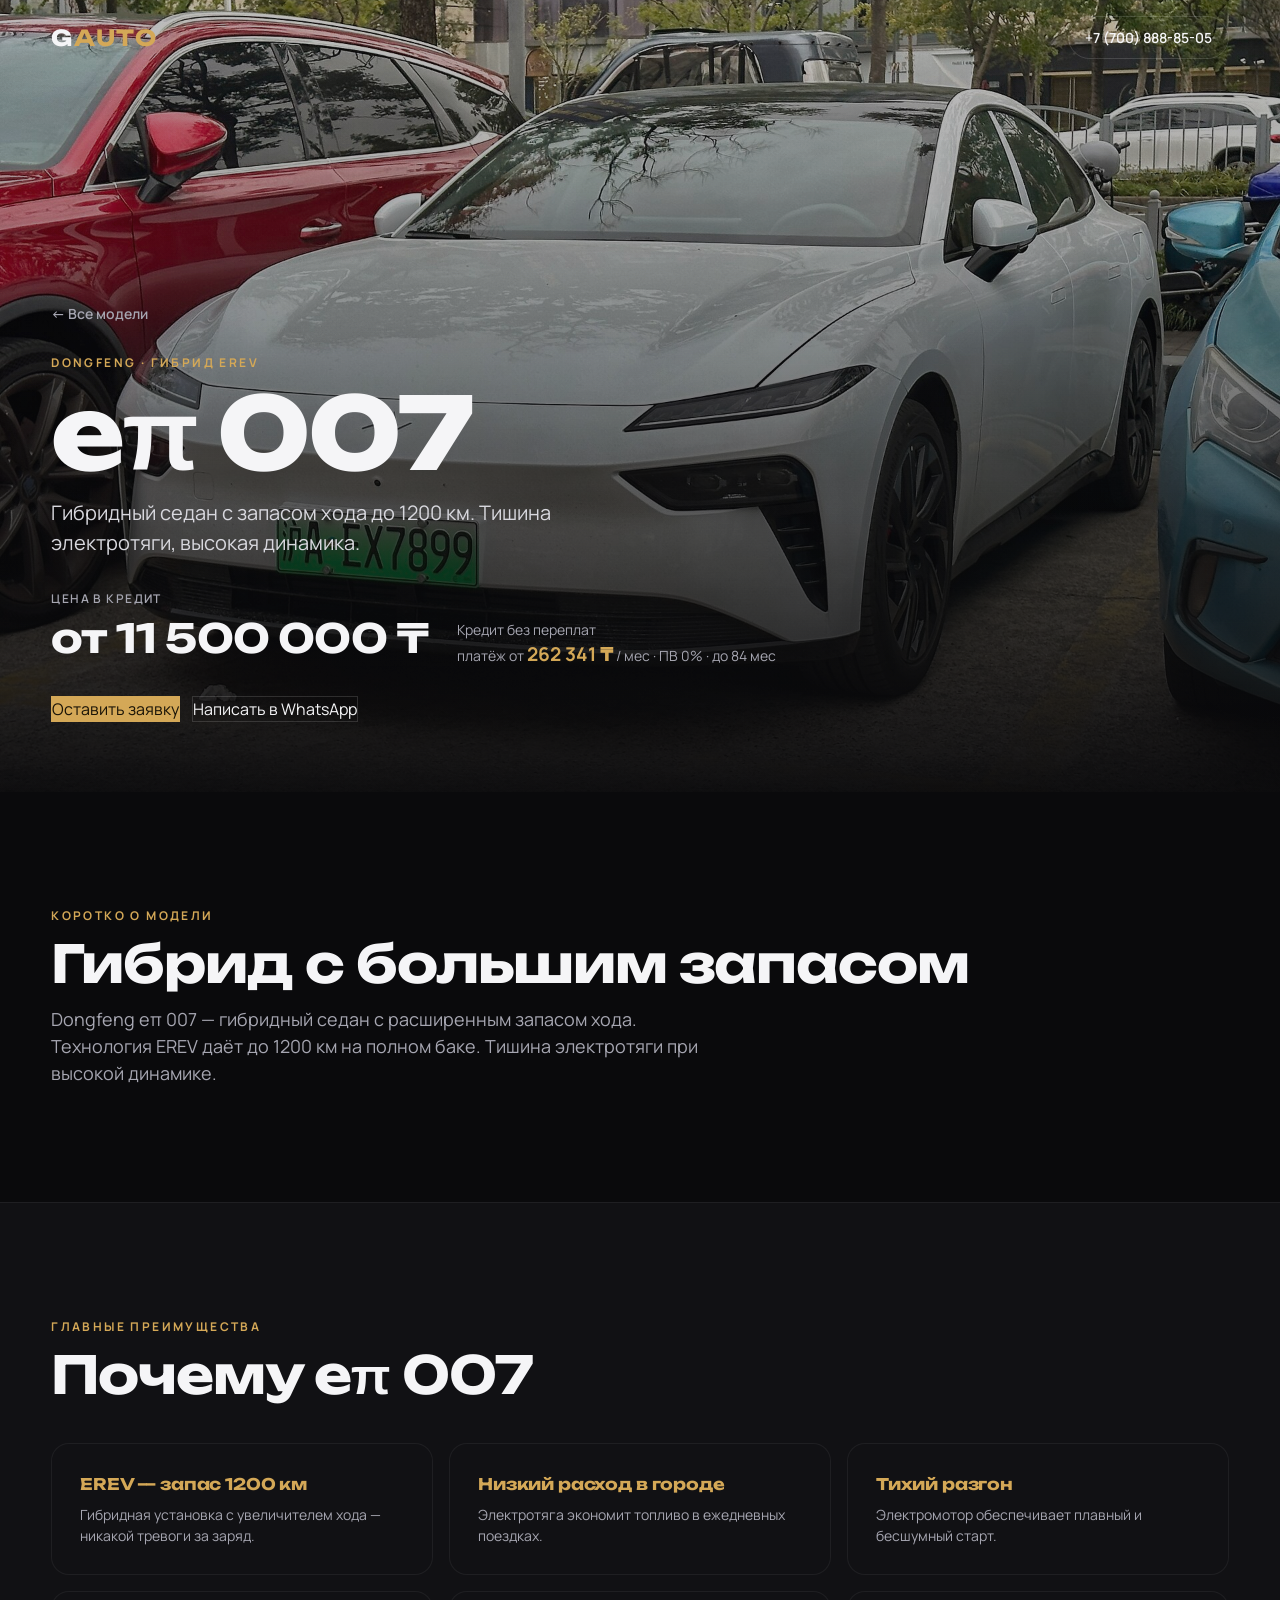
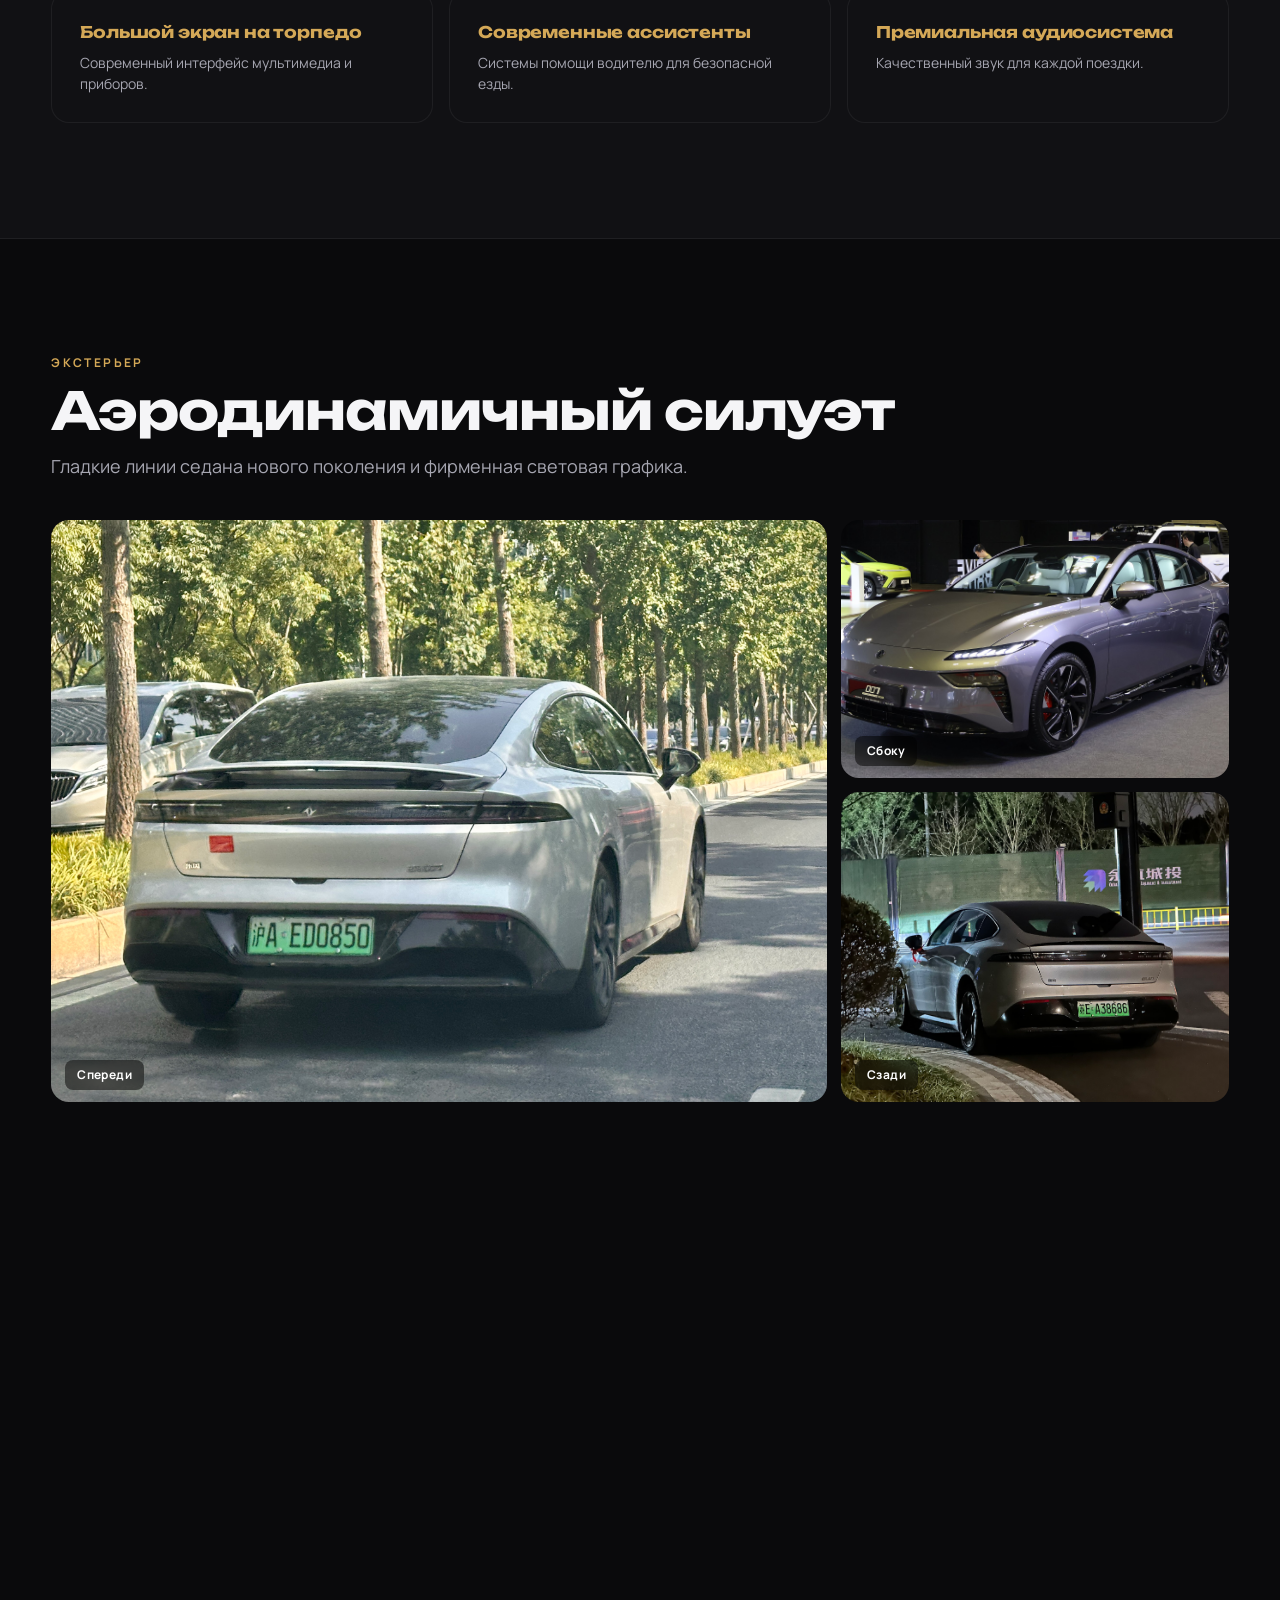
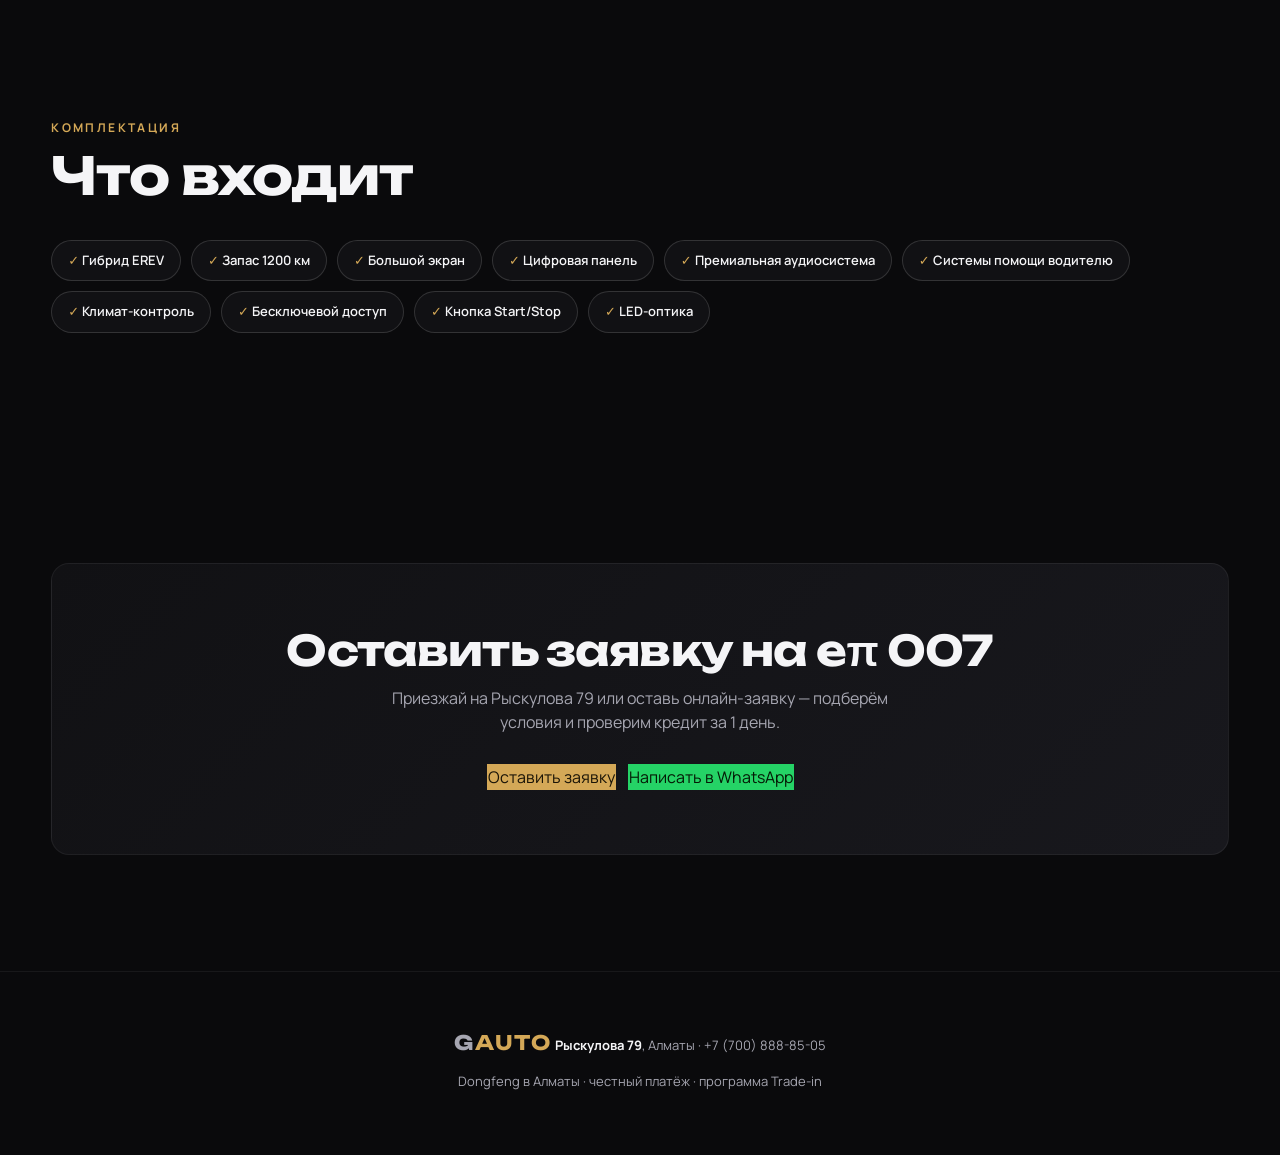
<file: car-ep007.html>
<!DOCTYPE html><html lang="ru"><head>
<meta charset="UTF-8"><meta name="viewport" content="width=device-width, initial-scale=1.0">
<title>eπ 007 — G AUTO</title>
<link rel="preconnect" href="https://fonts.googleapis.com">
<link rel="preconnect" href="https://fonts.gstatic.com" crossorigin>
<link href="https://fonts.googleapis.com/css2?family=Manrope:wght@400;500;600;700;800&family=Unbounded:wght@600;700;800&display=swap" rel="stylesheet">
<link rel="stylesheet" href="styles.css">
</head><body>

<nav class="nav" id="nav">
  <a class="logo" href="index.html">G<b>AUTO</b></a>
  <a class="call" href="tel:+77008888505"><span class="call-full">+7 (700) 888-85-05</span><span class="call-short">Позвонить</span></a>
</nav>

<header class="car-hero">
  <div class="bg" id="heroBg"><img src="images/ep007/hero.jpg" alt="eπ 007" onerror="this.onerror=null;this.src='images/ep007.jpg'"></div>
  <div class="inner"><div class="wrap">
    <a class="back" href="index.html">← Все модели</a>
    <span class="eyebrow">DONGFENG · ГИБРИД EREV</span>
    <h1>eπ 007</h1>
    <p class="tagline">Гибридный седан с запасом хода до 1200 км. Тишина электротяги, высокая динамика.</p>
    <div class="hero-buybar">
      <div class="price"><small>ЦЕНА В КРЕДИТ</small>от 11 500 000 ₸</div>
      <div class="pay">Кредит без переплат<br>платёж от <b>262 341 ₸</b> / мес · ПВ 0% · до 84 мес</div>
    </div>
    <div class="hero-cta-row">
      <a class="btn-primary" href="index.html#lead">Оставить заявку</a>
      <a class="btn-ghost" href="https://wa.me/77008888505?text=Интересует eπ 007" target="_blank" rel="noopener">Написать в WhatsApp</a>
    </div>
  </div></div>
</header>

<section class="sec fade-section"><div class="wrap">
  <span class="eyebrow">КОРОТКО О МОДЕЛИ</span>
  <h2>Гибрид с большим запасом</h2>
  <p class="lead-txt">Dongfeng eπ 007 — гибридный седан с расширенным запасом хода. Технология EREV даёт до 1200 км на полном баке. Тишина электротяги при высокой динамике.</p>
</div></section>

<section class="sec fade-section" style="background:var(--bg-2);border-top:1px solid var(--line);border-bottom:1px solid var(--line)"><div class="wrap">
  <span class="eyebrow">ГЛАВНЫЕ ПРЕИМУЩЕСТВА</span>
  <h2>Почему eπ 007</h2>
  <div class="benefits">
    <div class="benefit"><div class="bt">EREV — запас 1200 км</div><p>Гибридная установка с увеличителем хода — никакой тревоги за заряд.</p></div>
    <div class="benefit"><div class="bt">Низкий расход в городе</div><p>Электротяга экономит топливо в ежедневных поездках.</p></div>
    <div class="benefit"><div class="bt">Тихий разгон</div><p>Электромотор обеспечивает плавный и бесшумный старт.</p></div>
    <div class="benefit"><div class="bt">Большой экран на торпедо</div><p>Современный интерфейс мультимедиа и приборов.</p></div>
    <div class="benefit"><div class="bt">Современные ассистенты</div><p>Системы помощи водителю для безопасной езды.</p></div>
    <div class="benefit"><div class="bt">Премиальная аудиосистема</div><p>Качественный звук для каждой поездки.</p></div>
  </div>
</div></section>

<section class="sec fade-section"><div class="wrap">
  <span class="eyebrow">ЭКСТЕРЬЕР</span>
  <h2>Аэродинамичный силуэт</h2>
  <p class="lead-txt">Гладкие линии седана нового поколения и фирменная световая графика.</p>
  <div class="shots three">
    <div class="shot a"><img src="images/ep007/front.jpg" alt="Спереди" onerror="this.onerror=null;this.src='images/ep007.jpg';this.onerror=function(){this.style.display='none';this.parentElement.classList.add('empty');};"><span class="cap">Спереди</span></div>
    <div class="shot"><img src="images/ep007/side.jpg" alt="Сбоку" onerror="this.onerror=null;this.src='images/ep007.jpg';this.onerror=function(){this.style.display='none';this.parentElement.classList.add('empty');};"><span class="cap">Сбоку</span></div>
    <div class="shot"><img src="images/ep007/rear.jpg" alt="Сзади" onerror="this.onerror=null;this.src='images/ep007.jpg';this.onerror=function(){this.style.display='none';this.parentElement.classList.add('empty');};"><span class="cap">Сзади</span></div>
  </div>
</div></section>

<section class="sec fade-section" style="background:var(--bg-2);border-top:1px solid var(--line);border-bottom:1px solid var(--line)"><div class="wrap">
  <span class="eyebrow">ИНТЕРЬЕР</span>
  <h2>Технологичный салон</h2>
  <p class="lead-txt">Цифровая панель, большой экран и минималистичная эргономика.</p>
  <div class="shots two">
    <div class="shot" style="min-height:320px"><img src="images/ep007/interior.jpg" alt="Салон" onerror="this.onerror=null;this.src='images/ep007.jpg';this.onerror=function(){this.style.display='none';this.parentElement.classList.add('empty');};"><span class="cap">Салон</span></div>
    <div class="shot" style="min-height:320px"><img src="images/ep007/dash.jpg" alt="Панель приборов" onerror="this.onerror=null;this.src='images/ep007.jpg';this.onerror=function(){this.style.display='none';this.parentElement.classList.add('empty');};"><span class="cap">Панель приборов</span></div>
  </div>
</div></section>

<section class="sec fade-section"><div class="wrap">
  <span class="eyebrow">ТЕХНОЛОГИИ И КОМФОРТ</span>
  <h2>Всё для уверенной езды</h2>
  <ul class="tech-list">
    <li>Гибридная установка EREV, запас до 1200 км</li>
    <li>Электромотор с тихим разгоном</li>
    <li>Низкий расход топлива в городе</li>
    <li>Большой экран мультимедиа на торпедо</li>
    <li>Цифровая панель приборов</li>
    <li>Современные ассистенты водителя</li>
    <li>Премиальная аудиосистема</li>
    <li>Климат-контроль</li>
  </ul>
</div></section>

<section class="sec fade-section" style="background:var(--bg-2);border-top:1px solid var(--line);border-bottom:1px solid var(--line)"><div class="wrap">
  <span class="eyebrow">ХАРАКТЕРИСТИКИ</span>
  <h2>Технические данные</h2>
  <div class="spec-grid">
    <div class="spec"><div class="k">Силовая установка</div><div class="v">Гибрид EREV</div></div>
    <div class="spec"><div class="k">Запас хода</div><div class="v">до 1200 км</div></div>
    <div class="spec"><div class="k">Тип кузова</div><div class="v">Седан</div></div>
    <div class="spec"><div class="k">Тяга</div><div class="v">Электромотор</div></div>
    <div class="spec"><div class="k">Привод</div><div class="v">Задний</div></div>
    <div class="spec"><div class="k">Мультимедиа</div><div class="v">Большой экран</div></div>
    <div class="spec"><div class="k">Панель приборов</div><div class="v">Цифровая</div></div>
    <div class="spec"><div class="k">Аудиосистема</div><div class="v">Премиальная</div></div>
  </div>
</div></section>

<section class="sec fade-section"><div class="wrap">
  <span class="eyebrow">КОМПЛЕКТАЦИЯ</span>
  <h2>Что входит</h2>
  <div class="feat">
    <span>Гибрид EREV</span><span>Запас 1200 км</span><span>Большой экран</span>
    <span>Цифровая панель</span><span>Премиальная аудиосистема</span><span>Системы помощи водителю</span>
    <span>Климат-контроль</span><span>Бесключевой доступ</span><span>Кнопка Start/Stop</span><span>LED-оптика</span>
  </div>
</div></section>

<section class="sec fade-section"><div class="wrap">
  <div class="ctabig">
    <h2>Оставить заявку на eπ 007</h2>
    <p>Приезжай на Рыскулова 79 или оставь онлайн-заявку — подберём условия и проверим кредит за 1 день.</p>
    <div class="row">
      <a class="btn-primary" href="index.html#lead">Оставить заявку</a>
      <a class="btn-wa" href="https://wa.me/77008888505?text=Хочу заявку на eπ 007" target="_blank" rel="noopener">Написать в WhatsApp</a>
    </div>
  </div>
</div></section>

<footer><div class="wrap">
<span class="logo">G<b style="color:var(--gold)">AUTO</b></span>
<b>Рыскулова 79</b>, Алматы · +7 (700) 888-85-05<br>
Dongfeng в Алматы · честный платёж · программа Trade-in
</div></footer>

<div class="mobile-cta">
  <a href="https://wa.me/77008888505?text=Интересует eπ 007" target="_blank" rel="noopener" class="m-wa">WhatsApp</a>
  <a href="tel:+77008888505" class="m-call">Позвонить</a>
  <a href="index.html#lead" class="m-lead">Заявка</a>
</div>


<script>
const nav=document.getElementById("nav");
const onScroll=()=>{if(window.scrollY>30)nav.classList.add("scrolled");else nav.classList.remove("scrolled");};
window.addEventListener("scroll",onScroll,{passive:true});onScroll();
const heroBg=document.getElementById("heroBg");
window.addEventListener("scroll",()=>{const y=window.scrollY;if(heroBg&&y<window.innerHeight){heroBg.style.transform="translate3d(0,"+(y*0.18)+"px,0) scale("+(1+y*0.0002)+")";}},{passive:true});
const io=new IntersectionObserver((es)=>{es.forEach(e=>{if(e.isIntersecting)e.target.classList.add("visible");});},{threshold:0.12});
document.querySelectorAll(".fade-section").forEach(s=>io.observe(s));
</script>

</body></html>
</file>
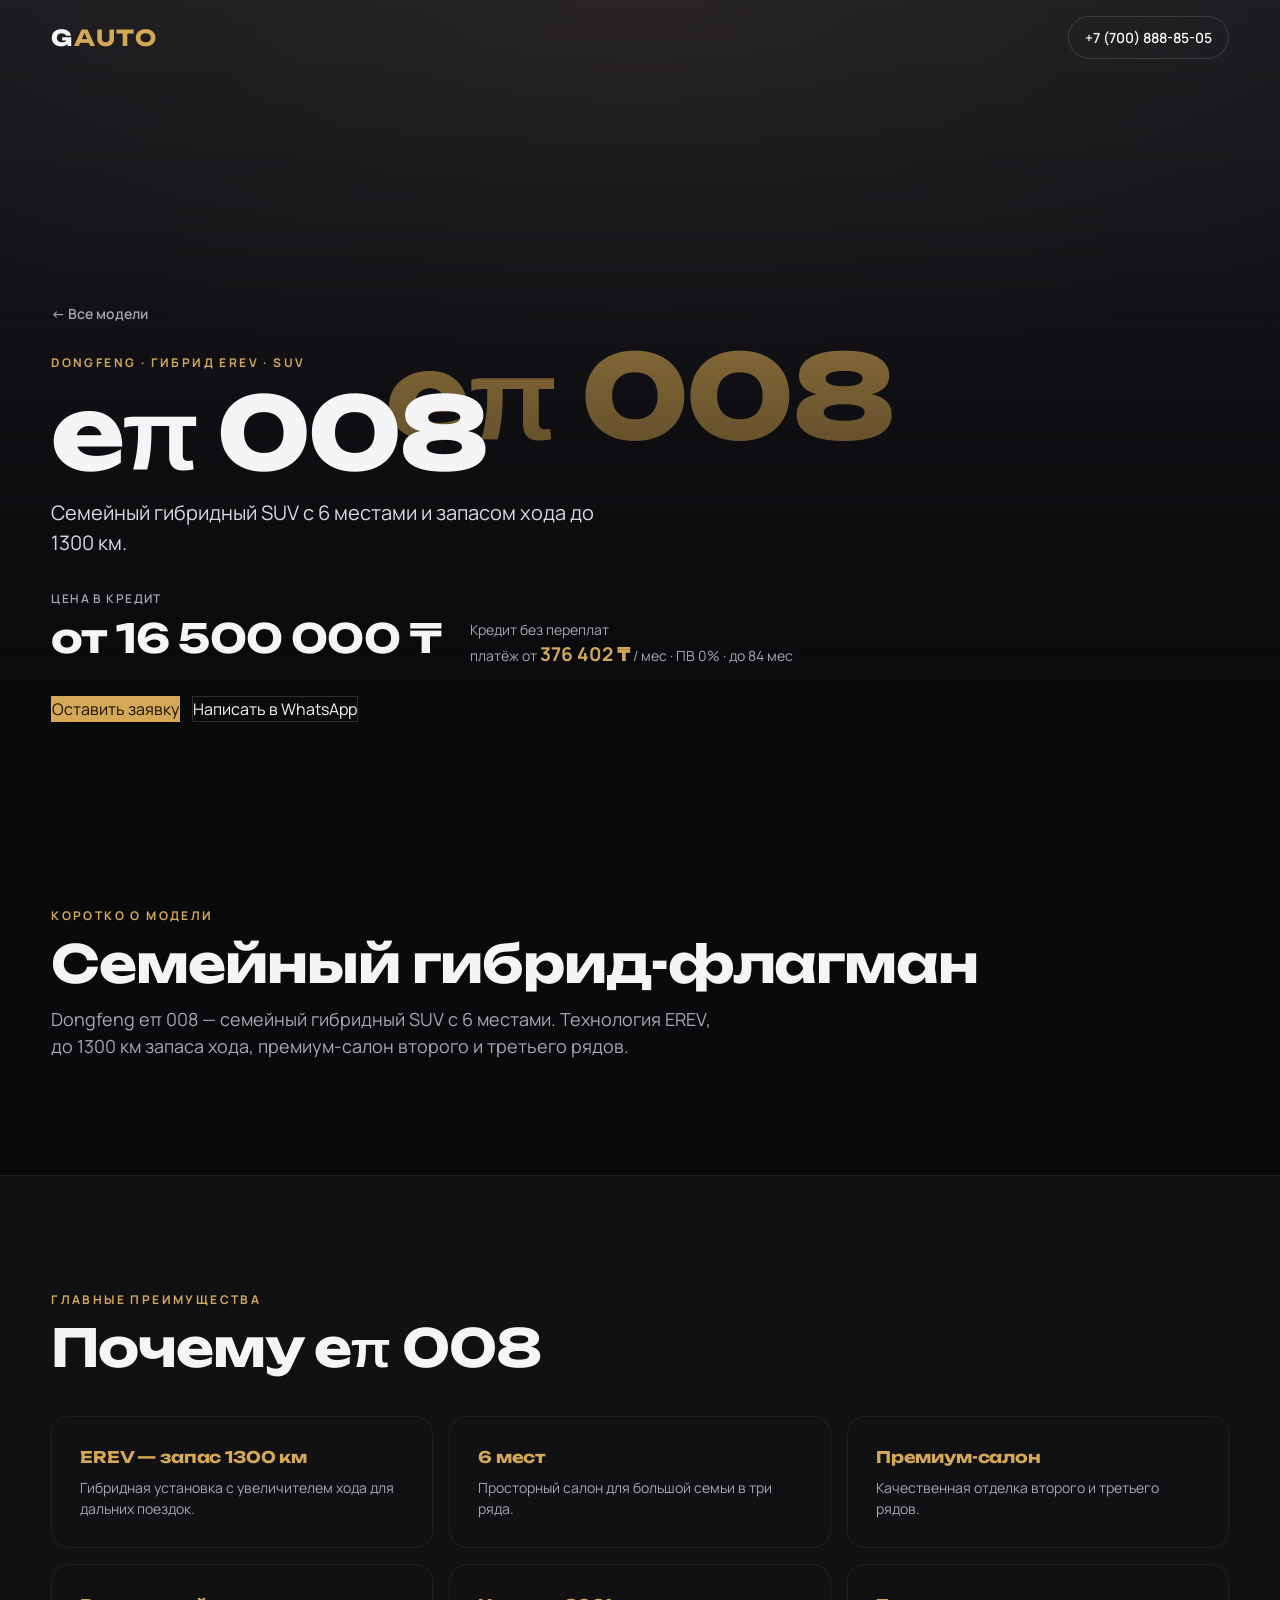
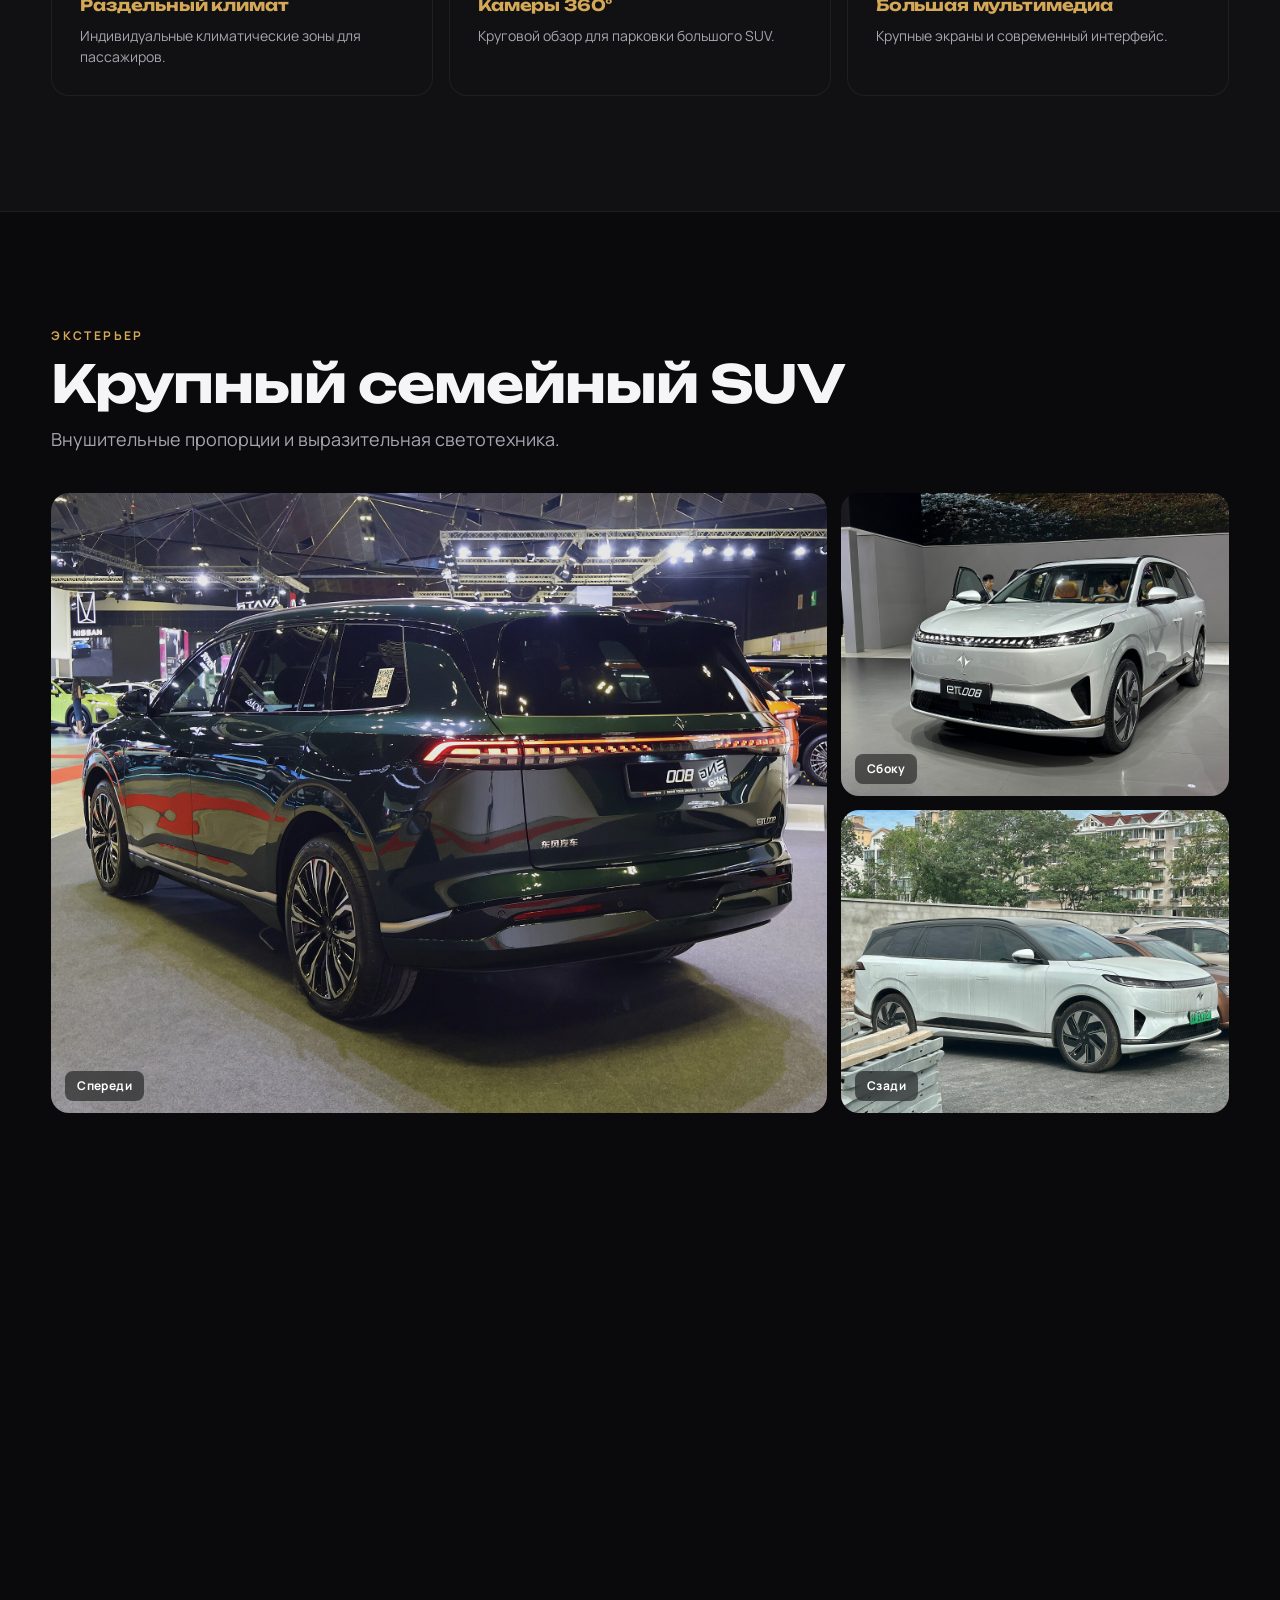
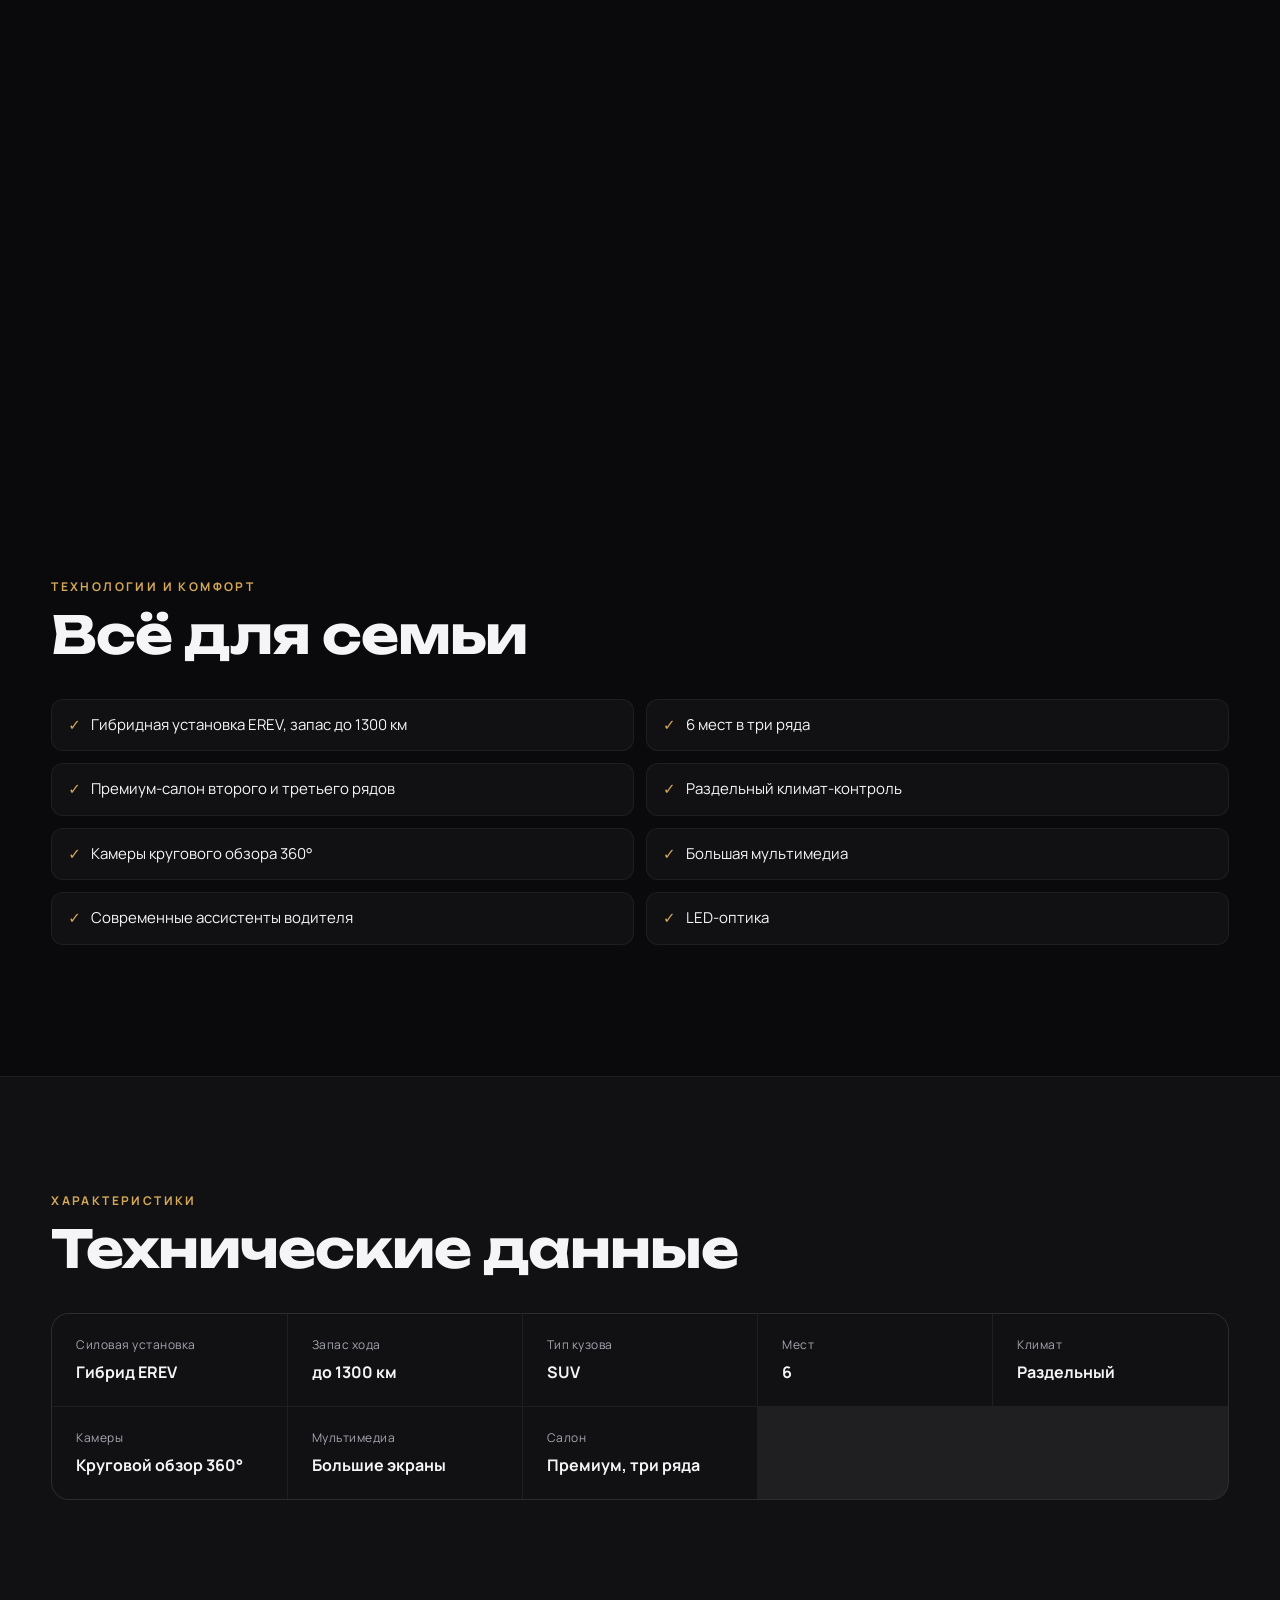
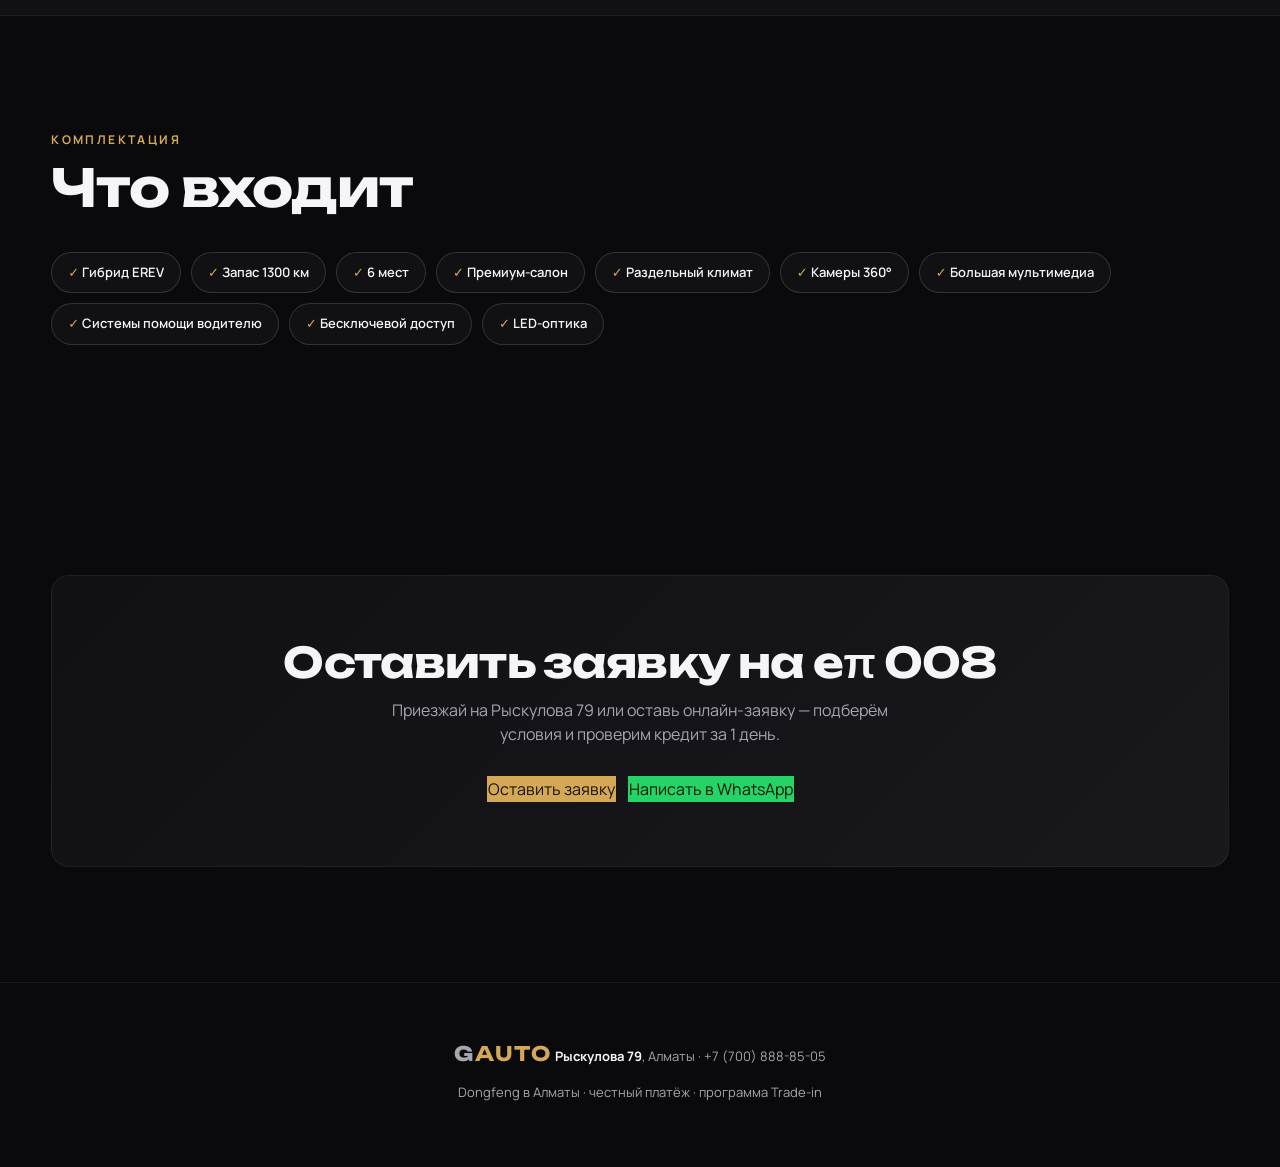
<file: car-ep008.html>
<!DOCTYPE html><html lang="ru"><head>
<meta charset="UTF-8"><meta name="viewport" content="width=device-width, initial-scale=1.0">
<title>eπ 008 — G AUTO</title>
<link rel="preconnect" href="https://fonts.googleapis.com">
<link rel="preconnect" href="https://fonts.gstatic.com" crossorigin>
<link href="https://fonts.googleapis.com/css2?family=Manrope:wght@400;500;600;700;800&family=Unbounded:wght@600;700;800&display=swap" rel="stylesheet">
<link rel="stylesheet" href="styles.css">
</head><body>

<nav class="nav" id="nav">
  <a class="logo" href="index.html">G<b>AUTO</b></a>
  <a class="call" href="tel:+77008888505"><span class="call-full">+7 (700) 888-85-05</span><span class="call-short">Позвонить</span></a>
</nav>

<header class="car-hero no-img">
  <div class="bg" id="heroBg" data-name="eπ 008"></div>
  <div class="inner"><div class="wrap">
    <a class="back" href="index.html">← Все модели</a>
    <span class="eyebrow">DONGFENG · ГИБРИД EREV · SUV</span>
    <h1>eπ 008</h1>
    <p class="tagline">Семейный гибридный SUV с 6 местами и запасом хода до 1300 км.</p>
    <div class="hero-buybar">
      <div class="price"><small>ЦЕНА В КРЕДИТ</small>от 16 500 000 ₸</div>
      <div class="pay">Кредит без переплат<br>платёж от <b>376 402 ₸</b> / мес · ПВ 0% · до 84 мес</div>
    </div>
    <div class="hero-cta-row">
      <a class="btn-primary" href="index.html#lead">Оставить заявку</a>
      <a class="btn-ghost" href="https://wa.me/77008888505?text=Интересует eπ 008" target="_blank" rel="noopener">Написать в WhatsApp</a>
    </div>
  </div></div>
</header>

<section class="sec fade-section"><div class="wrap">
  <span class="eyebrow">КОРОТКО О МОДЕЛИ</span>
  <h2>Семейный гибрид-флагман</h2>
  <p class="lead-txt">Dongfeng eπ 008 — семейный гибридный SUV с 6 местами. Технология EREV, до 1300 км запаса хода, премиум-салон второго и третьего рядов.</p>
</div></section>

<section class="sec fade-section" style="background:var(--bg-2);border-top:1px solid var(--line);border-bottom:1px solid var(--line)"><div class="wrap">
  <span class="eyebrow">ГЛАВНЫЕ ПРЕИМУЩЕСТВА</span>
  <h2>Почему eπ 008</h2>
  <div class="benefits">
    <div class="benefit"><div class="bt">EREV — запас 1300 км</div><p>Гибридная установка с увеличителем хода для дальних поездок.</p></div>
    <div class="benefit"><div class="bt">6 мест</div><p>Просторный салон для большой семьи в три ряда.</p></div>
    <div class="benefit"><div class="bt">Премиум-салон</div><p>Качественная отделка второго и третьего рядов.</p></div>
    <div class="benefit"><div class="bt">Раздельный климат</div><p>Индивидуальные климатические зоны для пассажиров.</p></div>
    <div class="benefit"><div class="bt">Камеры 360°</div><p>Круговой обзор для парковки большого SUV.</p></div>
    <div class="benefit"><div class="bt">Большая мультимедиа</div><p>Крупные экраны и современный интерфейс.</p></div>
  </div>
</div></section>

<section class="sec fade-section"><div class="wrap">
  <span class="eyebrow">ЭКСТЕРЬЕР</span>
  <h2>Крупный семейный SUV</h2>
  <p class="lead-txt">Внушительные пропорции и выразительная светотехника.</p>
  <div class="shots three">
    <div class="shot a"><img src="images/ep008/front.jpg" alt="Спереди" onerror="this.onerror=null;this.src='images/ep008.jpg';this.onerror=function(){this.style.display='none';this.parentElement.classList.add('empty');};"><span class="cap">Спереди</span></div>
    <div class="shot"><img src="images/ep008/side.jpg" alt="Сбоку" onerror="this.onerror=null;this.src='images/ep008.jpg';this.onerror=function(){this.style.display='none';this.parentElement.classList.add('empty');};"><span class="cap">Сбоку</span></div>
    <div class="shot"><img src="images/ep008/rear.jpg" alt="Сзади" onerror="this.onerror=null;this.src='images/ep008.jpg';this.onerror=function(){this.style.display='none';this.parentElement.classList.add('empty');};"><span class="cap">Сзади</span></div>
  </div>
</div></section>

<section class="sec fade-section" style="background:var(--bg-2);border-top:1px solid var(--line);border-bottom:1px solid var(--line)"><div class="wrap">
  <span class="eyebrow">ИНТЕРЬЕР</span>
  <h2>Премиум в три ряда</h2>
  <p class="lead-txt">Шесть мест, раздельный климат и крупные дисплеи мультимедиа.</p>
  <div class="shots two">
    <div class="shot" style="min-height:320px"><img src="images/ep008/interior.jpg" alt="Салон" onerror="this.onerror=null;this.src='images/ep008.jpg';this.onerror=function(){this.style.display='none';this.parentElement.classList.add('empty');};"><span class="cap">Салон</span></div>
    <div class="shot" style="min-height:320px"><img src="images/ep008/dash.jpg" alt="Панель приборов" onerror="this.onerror=null;this.src='images/ep008.jpg';this.onerror=function(){this.style.display='none';this.parentElement.classList.add('empty');};"><span class="cap">Панель приборов</span></div>
  </div>
</div></section>

<section class="sec fade-section"><div class="wrap">
  <span class="eyebrow">ТЕХНОЛОГИИ И КОМФОРТ</span>
  <h2>Всё для семьи</h2>
  <ul class="tech-list">
    <li>Гибридная установка EREV, запас до 1300 км</li>
    <li>6 мест в три ряда</li>
    <li>Премиум-салон второго и третьего рядов</li>
    <li>Раздельный климат-контроль</li>
    <li>Камеры кругового обзора 360°</li>
    <li>Большая мультимедиа</li>
    <li>Современные ассистенты водителя</li>
    <li>LED-оптика</li>
  </ul>
</div></section>

<section class="sec fade-section" style="background:var(--bg-2);border-top:1px solid var(--line);border-bottom:1px solid var(--line)"><div class="wrap">
  <span class="eyebrow">ХАРАКТЕРИСТИКИ</span>
  <h2>Технические данные</h2>
  <div class="spec-grid">
    <div class="spec"><div class="k">Силовая установка</div><div class="v">Гибрид EREV</div></div>
    <div class="spec"><div class="k">Запас хода</div><div class="v">до 1300 км</div></div>
    <div class="spec"><div class="k">Тип кузова</div><div class="v">SUV</div></div>
    <div class="spec"><div class="k">Мест</div><div class="v">6</div></div>
    <div class="spec"><div class="k">Климат</div><div class="v">Раздельный</div></div>
    <div class="spec"><div class="k">Камеры</div><div class="v">Круговой обзор 360°</div></div>
    <div class="spec"><div class="k">Мультимедиа</div><div class="v">Большие экраны</div></div>
    <div class="spec"><div class="k">Салон</div><div class="v">Премиум, три ряда</div></div>
  </div>
</div></section>

<section class="sec fade-section"><div class="wrap">
  <span class="eyebrow">КОМПЛЕКТАЦИЯ</span>
  <h2>Что входит</h2>
  <div class="feat">
    <span>Гибрид EREV</span><span>Запас 1300 км</span><span>6 мест</span>
    <span>Премиум-салон</span><span>Раздельный климат</span><span>Камеры 360°</span>
    <span>Большая мультимедиа</span><span>Системы помощи водителю</span><span>Бесключевой доступ</span><span>LED-оптика</span>
  </div>
</div></section>

<section class="sec fade-section"><div class="wrap">
  <div class="ctabig">
    <h2>Оставить заявку на eπ 008</h2>
    <p>Приезжай на Рыскулова 79 или оставь онлайн-заявку — подберём условия и проверим кредит за 1 день.</p>
    <div class="row">
      <a class="btn-primary" href="index.html#lead">Оставить заявку</a>
      <a class="btn-wa" href="https://wa.me/77008888505?text=Хочу заявку на eπ 008" target="_blank" rel="noopener">Написать в WhatsApp</a>
    </div>
  </div>
</div></section>

<footer><div class="wrap">
<span class="logo">G<b style="color:var(--gold)">AUTO</b></span>
<b>Рыскулова 79</b>, Алматы · +7 (700) 888-85-05<br>
Dongfeng в Алматы · честный платёж · программа Trade-in
</div></footer>

<div class="mobile-cta">
  <a href="https://wa.me/77008888505?text=Интересует eπ 008" target="_blank" rel="noopener" class="m-wa">WhatsApp</a>
  <a href="tel:+77008888505" class="m-call">Позвонить</a>
  <a href="index.html#lead" class="m-lead">Заявка</a>
</div>


<script>
const nav=document.getElementById("nav");
const onScroll=()=>{if(window.scrollY>30)nav.classList.add("scrolled");else nav.classList.remove("scrolled");};
window.addEventListener("scroll",onScroll,{passive:true});onScroll();
const heroBg=document.getElementById("heroBg");
window.addEventListener("scroll",()=>{const y=window.scrollY;if(heroBg&&y<window.innerHeight){heroBg.style.transform="translate3d(0,"+(y*0.18)+"px,0) scale("+(1+y*0.0002)+")";}},{passive:true});
const io=new IntersectionObserver((es)=>{es.forEach(e=>{if(e.isIntersecting)e.target.classList.add("visible");});},{threshold:0.12});
document.querySelectorAll(".fade-section").forEach(s=>io.observe(s));
</script>

</body></html>
</file>
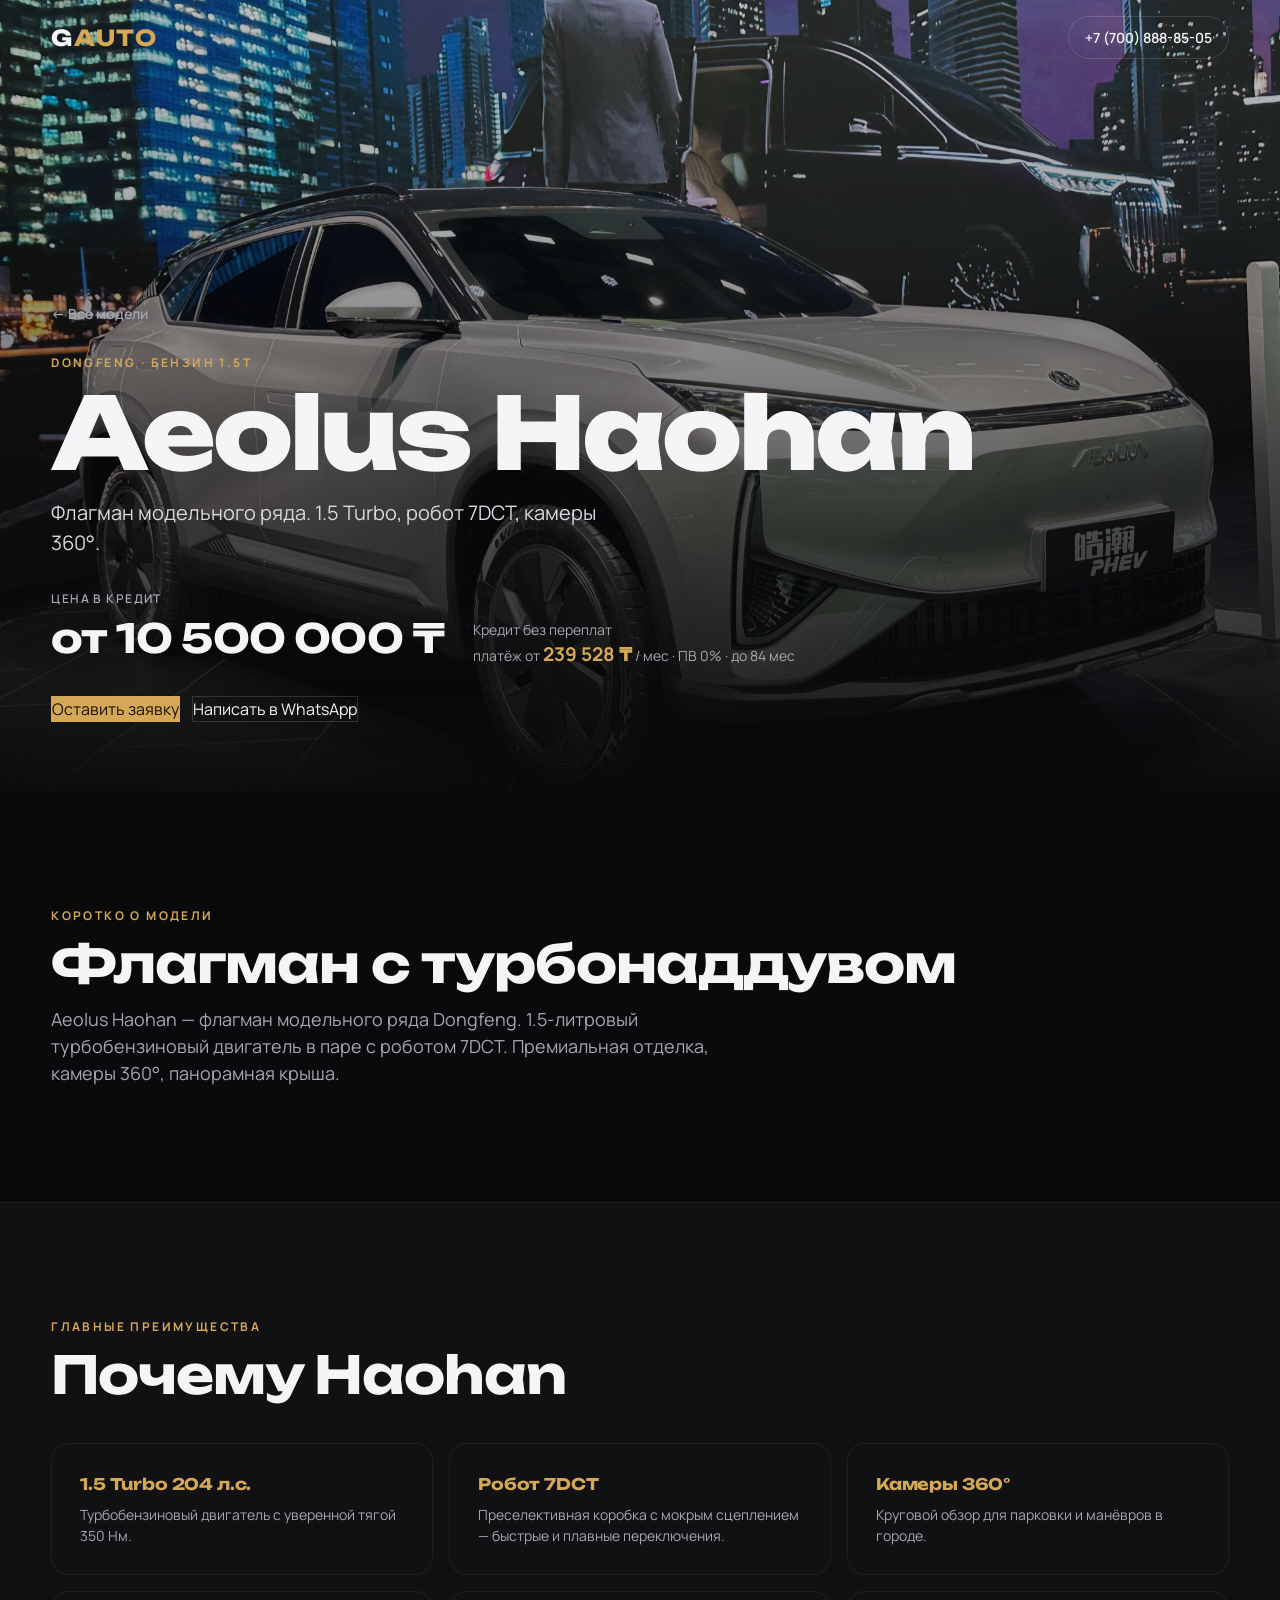
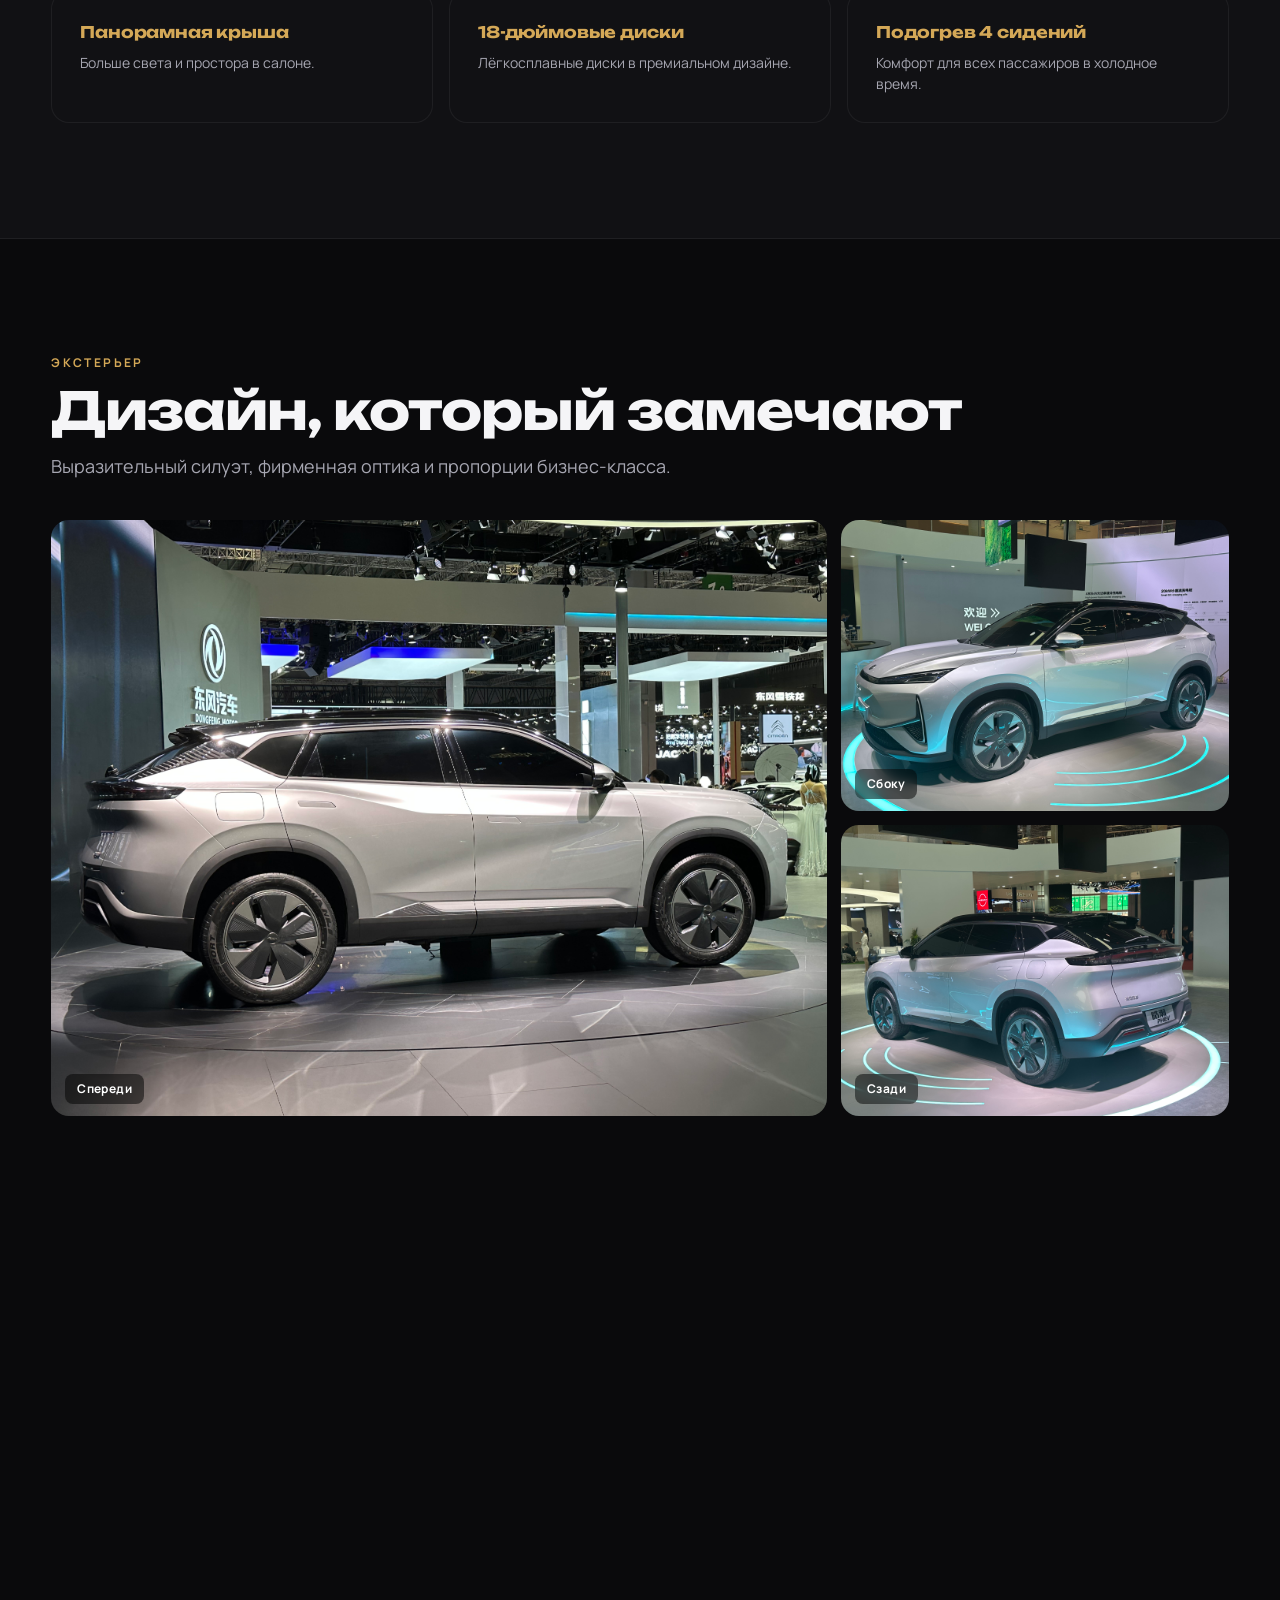
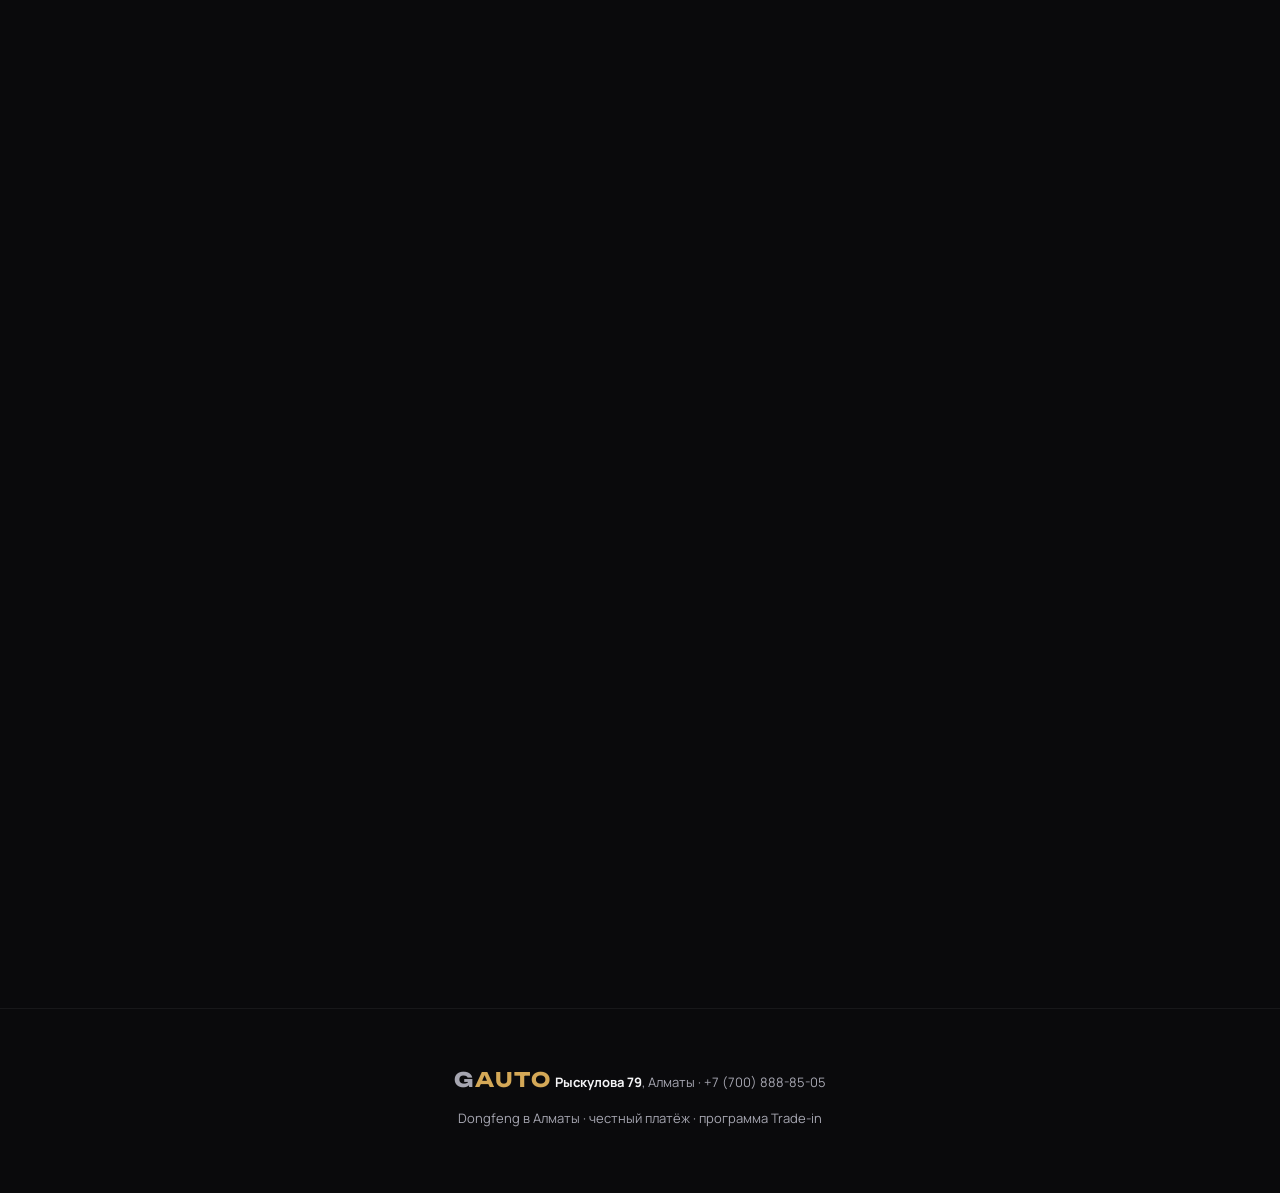
<file: car-haohan.html>
<!DOCTYPE html><html lang="ru"><head>
<meta charset="UTF-8"><meta name="viewport" content="width=device-width, initial-scale=1.0">
<title>Aeolus Haohan — G AUTO</title>
<link rel="preconnect" href="https://fonts.googleapis.com">
<link rel="preconnect" href="https://fonts.gstatic.com" crossorigin>
<link href="https://fonts.googleapis.com/css2?family=Manrope:wght@400;500;600;700;800&family=Unbounded:wght@600;700;800&display=swap" rel="stylesheet">
<link rel="stylesheet" href="styles.css">
</head><body>

<nav class="nav" id="nav">
  <a class="logo" href="index.html">G<b>AUTO</b></a>
  <a class="call" href="tel:+77008888505"><span class="call-full">+7 (700) 888-85-05</span><span class="call-short">Позвонить</span></a>
</nav>

<header class="car-hero">
  <div class="bg" id="heroBg"><img src="images/haohan/hero.jpg" alt="Aeolus Haohan" onerror="this.onerror=null;this.src='images/haohan.jpg'"></div>
  <div class="inner"><div class="wrap">
    <a class="back" href="index.html">← Все модели</a>
    <span class="eyebrow">DONGFENG · БЕНЗИН 1.5T</span>
    <h1>Aeolus Haohan</h1>
    <p class="tagline">Флагман модельного ряда. 1.5 Turbo, робот 7DCT, камеры 360°.</p>
    <div class="hero-buybar">
      <div class="price"><small>ЦЕНА В КРЕДИТ</small>от 10 500 000 ₸</div>
      <div class="pay">Кредит без переплат<br>платёж от <b>239 528 ₸</b> / мес · ПВ 0% · до 84 мес</div>
    </div>
    <div class="hero-cta-row">
      <a class="btn-primary" href="index.html#lead">Оставить заявку</a>
      <a class="btn-ghost" href="https://wa.me/77008888505?text=Интересует Aeolus Haohan" target="_blank" rel="noopener">Написать в WhatsApp</a>
    </div>
  </div></div>
</header>

<section class="sec fade-section"><div class="wrap">
  <span class="eyebrow">КОРОТКО О МОДЕЛИ</span>
  <h2>Флагман с турбонаддувом</h2>
  <p class="lead-txt">Aeolus Haohan — флагман модельного ряда Dongfeng. 1.5-литровый турбобензиновый двигатель в паре с роботом 7DCT. Премиальная отделка, камеры 360°, панорамная крыша.</p>
</div></section>

<section class="sec fade-section" style="background:var(--bg-2);border-top:1px solid var(--line);border-bottom:1px solid var(--line)"><div class="wrap">
  <span class="eyebrow">ГЛАВНЫЕ ПРЕИМУЩЕСТВА</span>
  <h2>Почему Haohan</h2>
  <div class="benefits">
    <div class="benefit"><div class="bt">1.5 Turbo 204 л.с.</div><p>Турбобензиновый двигатель с уверенной тягой 350 Нм.</p></div>
    <div class="benefit"><div class="bt">Робот 7DCT</div><p>Преселективная коробка с мокрым сцеплением — быстрые и плавные переключения.</p></div>
    <div class="benefit"><div class="bt">Камеры 360°</div><p>Круговой обзор для парковки и манёвров в городе.</p></div>
    <div class="benefit"><div class="bt">Панорамная крыша</div><p>Больше света и простора в салоне.</p></div>
    <div class="benefit"><div class="bt">18-дюймовые диски</div><p>Лёгкосплавные диски в премиальном дизайне.</p></div>
    <div class="benefit"><div class="bt">Подогрев 4 сидений</div><p>Комфорт для всех пассажиров в холодное время.</p></div>
  </div>
</div></section>

<section class="sec fade-section"><div class="wrap">
  <span class="eyebrow">ЭКСТЕРЬЕР</span>
  <h2>Дизайн, который замечают</h2>
  <p class="lead-txt">Выразительный силуэт, фирменная оптика и пропорции бизнес-класса.</p>
  <div class="shots three">
    <div class="shot a"><img src="images/haohan/front.jpg" alt="Спереди" onerror="this.onerror=null;this.src='images/haohan.jpg';this.onerror=function(){this.style.display='none';this.parentElement.classList.add('empty');};"><span class="cap">Спереди</span></div>
    <div class="shot"><img src="images/haohan/side.jpg" alt="Сбоку" onerror="this.onerror=null;this.src='images/haohan.jpg';this.onerror=function(){this.style.display='none';this.parentElement.classList.add('empty');};"><span class="cap">Сбоку</span></div>
    <div class="shot"><img src="images/haohan/rear.jpg" alt="Сзади" onerror="this.onerror=null;this.src='images/haohan.jpg';this.onerror=function(){this.style.display='none';this.parentElement.classList.add('empty');};"><span class="cap">Сзади</span></div>
  </div>
</div></section>

<section class="sec fade-section" style="background:var(--bg-2);border-top:1px solid var(--line);border-bottom:1px solid var(--line)"><div class="wrap">
  <span class="eyebrow">ИНТЕРЬЕР</span>
  <h2>Внутри — премиум-класс</h2>
  <p class="lead-txt">Большие экраны, качественные материалы и продуманная эргономика.</p>
  <div class="shots two">
    <div class="shot" style="min-height:320px"><img src="images/haohan/interior.jpg" alt="Салон" onerror="this.onerror=null;this.src='images/haohan.jpg';this.onerror=function(){this.style.display='none';this.parentElement.classList.add('empty');};"><span class="cap">Салон</span></div>
    <div class="shot" style="min-height:320px"><img src="images/haohan/dash.jpg" alt="Панель приборов" onerror="this.onerror=null;this.src='images/haohan.jpg';this.onerror=function(){this.style.display='none';this.parentElement.classList.add('empty');};"><span class="cap">Панель приборов</span></div>
  </div>
</div></section>

<section class="sec fade-section"><div class="wrap">
  <span class="eyebrow">ТЕХНОЛОГИИ И КОМФОРТ</span>
  <h2>Всё для уверенной езды</h2>
  <ul class="tech-list">
    <li>Турбодвигатель 1.5T, 204 л.с., 350 Нм</li>
    <li>Преселективный робот 7DCT</li>
    <li>Камеры кругового обзора 360°</li>
    <li>Панорамная крыша</li>
    <li>Мультимедиа с большим экраном</li>
    <li>Системы помощи водителю</li>
    <li>Подогрев 4 сидений</li>
    <li>18-дюймовые лёгкосплавные диски</li>
  </ul>
</div></section>

<section class="sec fade-section" style="background:var(--bg-2);border-top:1px solid var(--line);border-bottom:1px solid var(--line)"><div class="wrap">
  <span class="eyebrow">ХАРАКТЕРИСТИКИ</span>
  <h2>Что под капотом</h2>
  <div class="spec-grid">
    <div class="spec"><div class="k">Двигатель</div><div class="v">1.5 Turbo, бензин</div></div>
    <div class="spec"><div class="k">Мощность</div><div class="v">204 л.с.</div></div>
    <div class="spec"><div class="k">Крутящий момент</div><div class="v">350 Нм</div></div>
    <div class="spec"><div class="k">Коробка</div><div class="v">7DCT, мокрое сцепление</div></div>
    <div class="spec"><div class="k">Привод</div><div class="v">Передний</div></div>
    <div class="spec"><div class="k">Тип кузова</div><div class="v">Кроссовер</div></div>
    <div class="spec"><div class="k">Диски</div><div class="v">18 дюймов</div></div>
    <div class="spec"><div class="k">Камеры</div><div class="v">Круговой обзор 360°</div></div>
  </div>
</div></section>

<section class="sec fade-section"><div class="wrap">
  <span class="eyebrow">КОМПЛЕКТАЦИЯ</span>
  <h2>Что входит</h2>
  <div class="feat">
    <span>Панорамная крыша</span><span>Камеры 360°</span><span>Подогрев 4 сидений</span>
    <span>Мультимедиа с большим экраном</span><span>Системы помощи водителю</span><span>18" лёгкосплавные диски</span>
    <span>Климат-контроль</span><span>Бесключевой доступ</span><span>Кнопка Start/Stop</span><span>LED-оптика</span>
  </div>
</div></section>

<section class="sec fade-section"><div class="wrap">
  <div class="ctabig">
    <h2>Оставить заявку на Aeolus Haohan</h2>
    <p>Приезжай на Рыскулова 79 или оставь онлайн-заявку — подберём условия и проверим кредит за 1 день.</p>
    <div class="row">
      <a class="btn-primary" href="index.html#lead">Оставить заявку</a>
      <a class="btn-wa" href="https://wa.me/77008888505?text=Хочу заявку на Aeolus Haohan" target="_blank" rel="noopener">Написать в WhatsApp</a>
    </div>
  </div>
</div></section>

<footer><div class="wrap">
<span class="logo">G<b style="color:var(--gold)">AUTO</b></span>
<b>Рыскулова 79</b>, Алматы · +7 (700) 888-85-05<br>
Dongfeng в Алматы · честный платёж · программа Trade-in
</div></footer>

<div class="mobile-cta">
  <a href="https://wa.me/77008888505?text=Интересует Aeolus Haohan" target="_blank" rel="noopener" class="m-wa">WhatsApp</a>
  <a href="tel:+77008888505" class="m-call">Позвонить</a>
  <a href="index.html#lead" class="m-lead">Заявка</a>
</div>


<script>
const nav=document.getElementById("nav");
const onScroll=()=>{if(window.scrollY>30)nav.classList.add("scrolled");else nav.classList.remove("scrolled");};
window.addEventListener("scroll",onScroll,{passive:true});onScroll();
const heroBg=document.getElementById("heroBg");
window.addEventListener("scroll",()=>{const y=window.scrollY;if(heroBg&&y<window.innerHeight){heroBg.style.transform="translate3d(0,"+(y*0.18)+"px,0) scale("+(1+y*0.0002)+")";}},{passive:true});
const io=new IntersectionObserver((es)=>{es.forEach(e=>{if(e.isIntersecting)e.target.classList.add("visible");});},{threshold:0.12});
document.querySelectorAll(".fade-section").forEach(s=>io.observe(s));
</script>

</body></html>
</file>
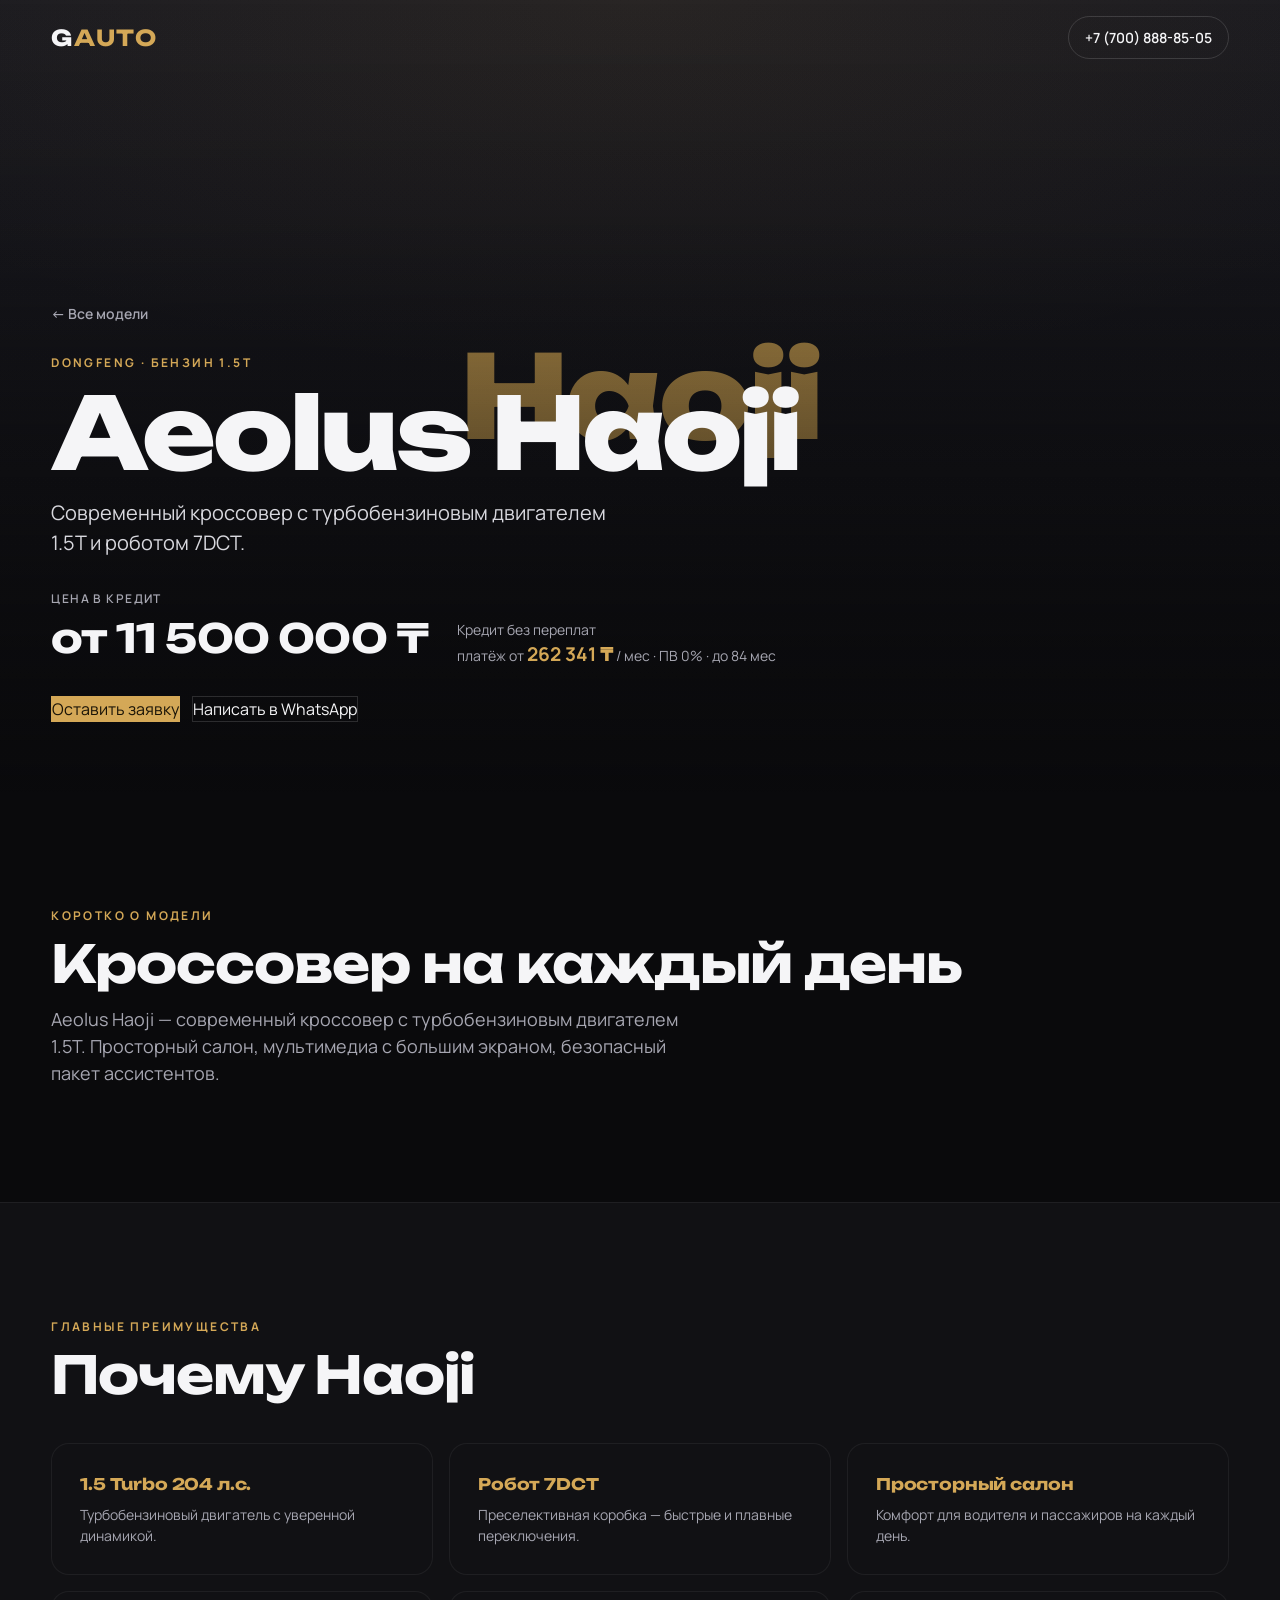
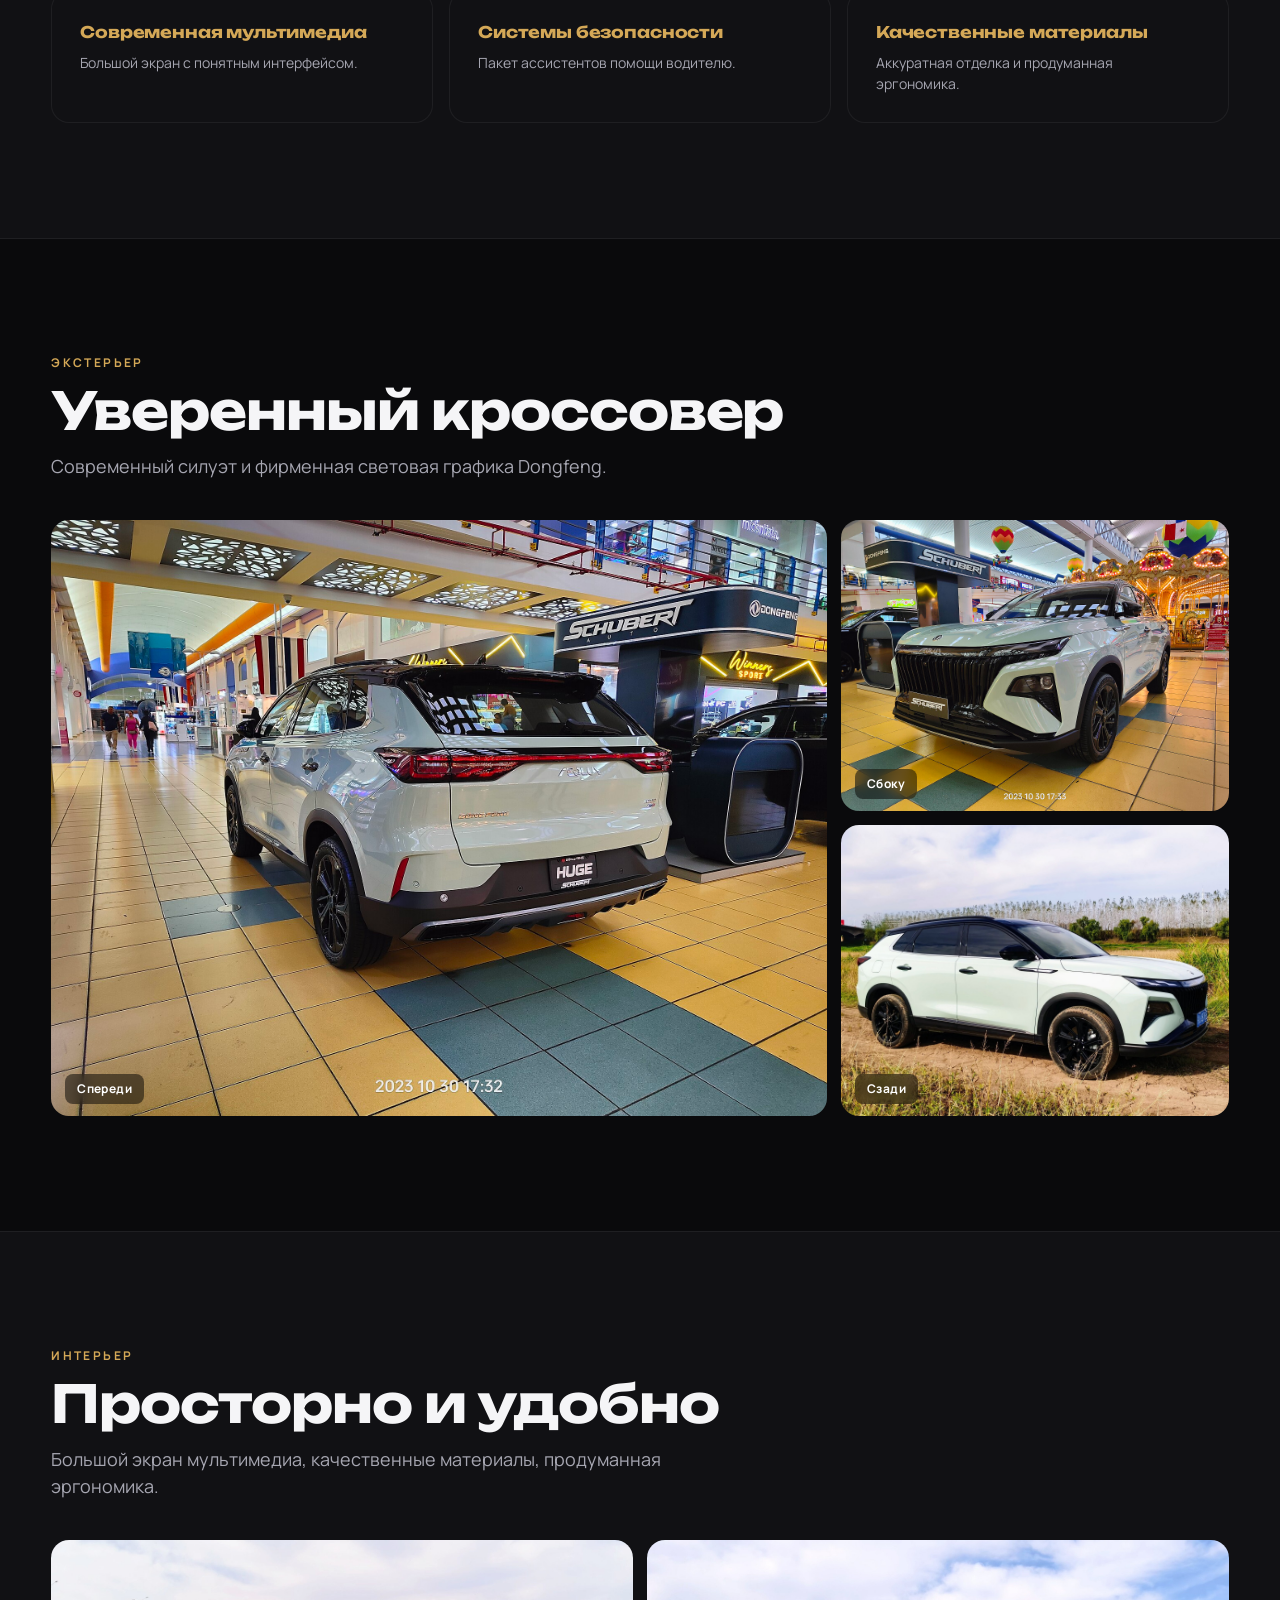
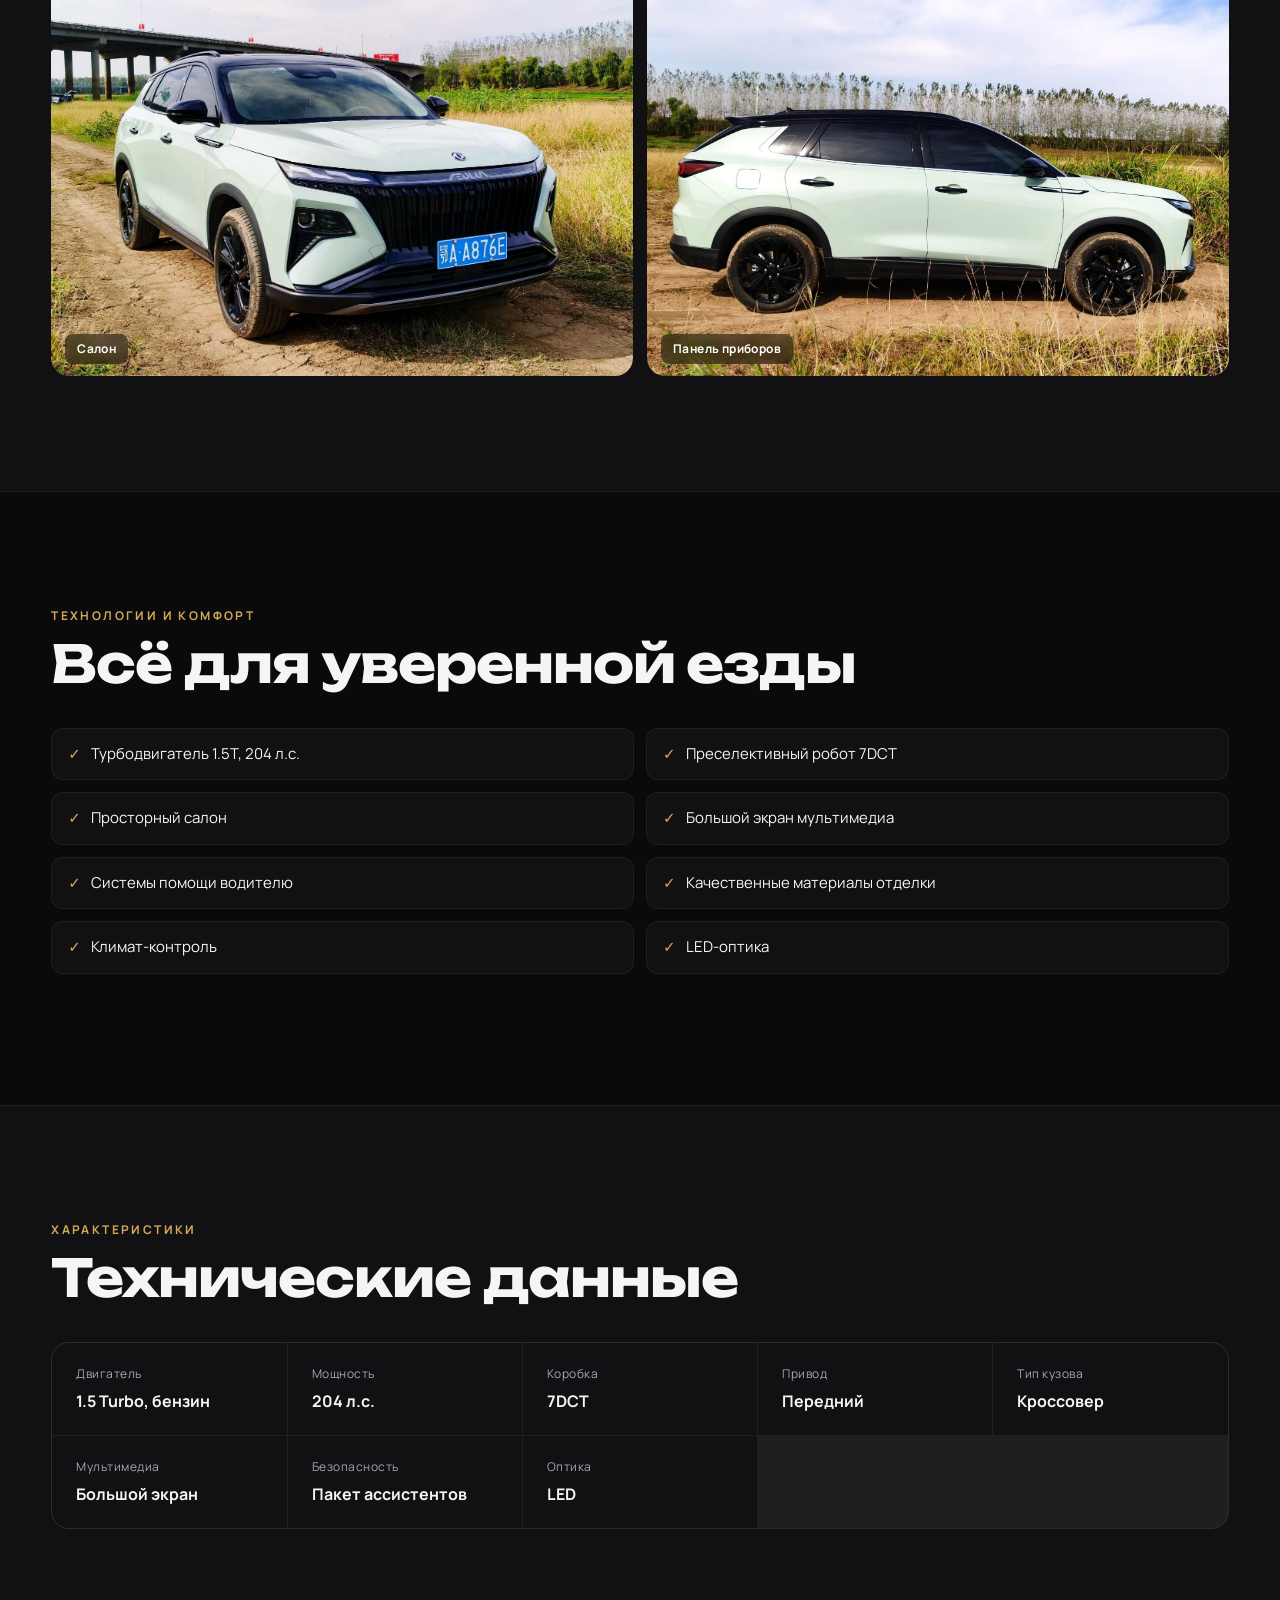
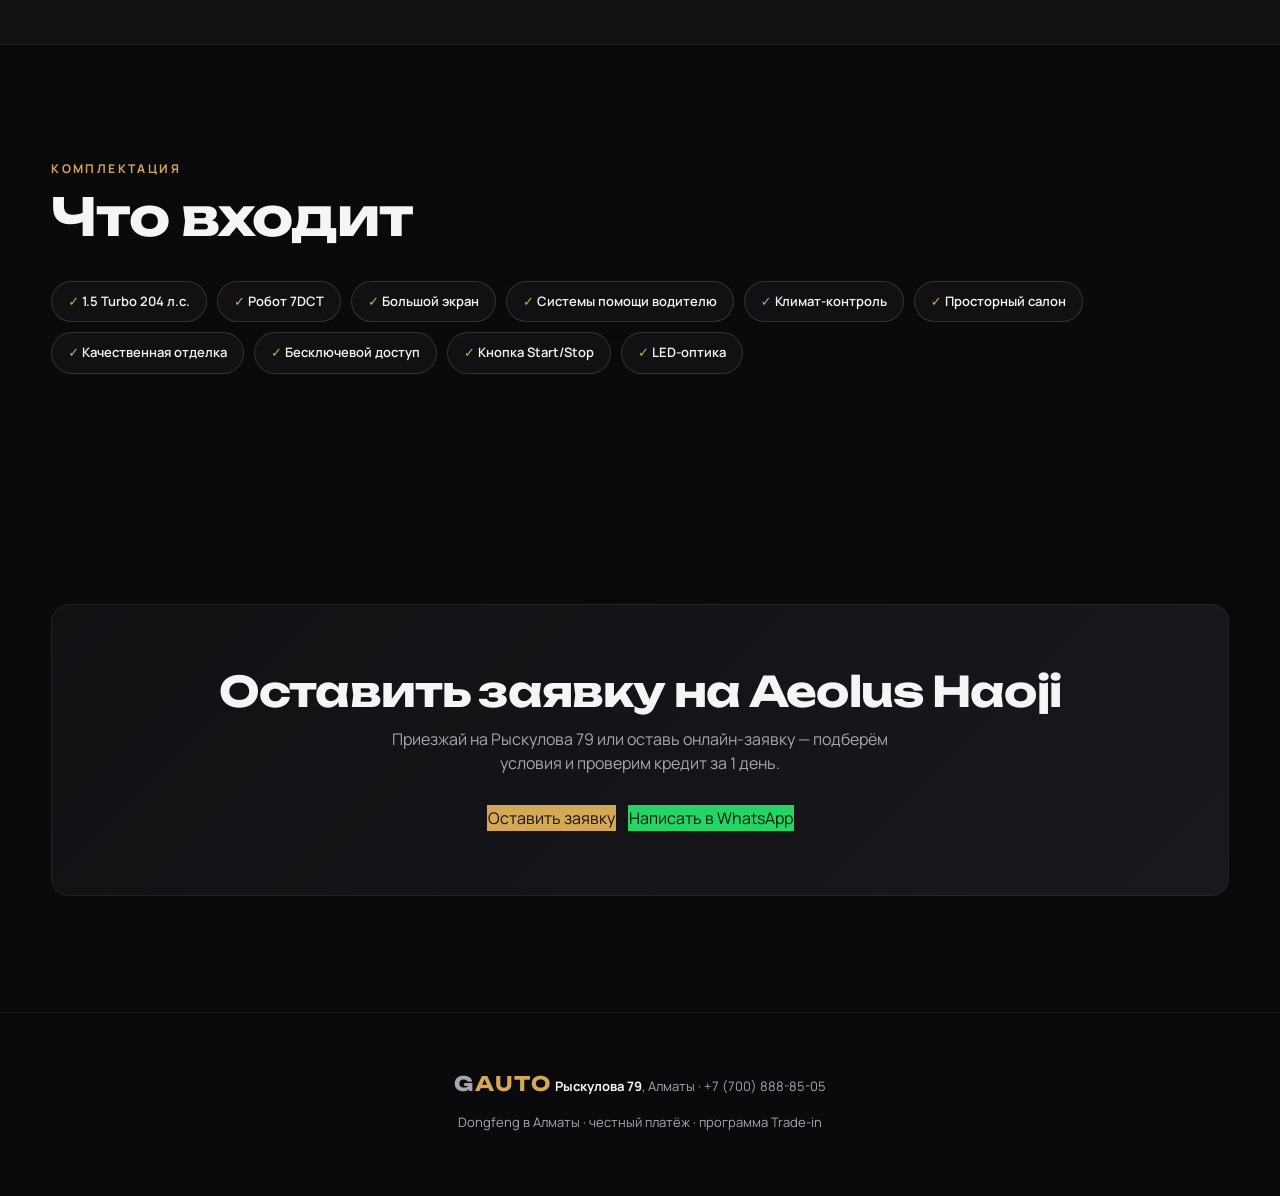
<file: car-haoji.html>
<!DOCTYPE html><html lang="ru"><head>
<meta charset="UTF-8"><meta name="viewport" content="width=device-width, initial-scale=1.0">
<title>Aeolus Haoji — G AUTO</title>
<link rel="preconnect" href="https://fonts.googleapis.com">
<link rel="preconnect" href="https://fonts.gstatic.com" crossorigin>
<link href="https://fonts.googleapis.com/css2?family=Manrope:wght@400;500;600;700;800&family=Unbounded:wght@600;700;800&display=swap" rel="stylesheet">
<link rel="stylesheet" href="styles.css">
</head><body>

<nav class="nav" id="nav">
  <a class="logo" href="index.html">G<b>AUTO</b></a>
  <a class="call" href="tel:+77008888505"><span class="call-full">+7 (700) 888-85-05</span><span class="call-short">Позвонить</span></a>
</nav>

<header class="car-hero no-img">
  <div class="bg" id="heroBg" data-name="Haoji"></div>
  <div class="inner"><div class="wrap">
    <a class="back" href="index.html">← Все модели</a>
    <span class="eyebrow">DONGFENG · БЕНЗИН 1.5T</span>
    <h1>Aeolus Haoji</h1>
    <p class="tagline">Современный кроссовер с турбобензиновым двигателем 1.5T и роботом 7DCT.</p>
    <div class="hero-buybar">
      <div class="price"><small>ЦЕНА В КРЕДИТ</small>от 11 500 000 ₸</div>
      <div class="pay">Кредит без переплат<br>платёж от <b>262 341 ₸</b> / мес · ПВ 0% · до 84 мес</div>
    </div>
    <div class="hero-cta-row">
      <a class="btn-primary" href="index.html#lead">Оставить заявку</a>
      <a class="btn-ghost" href="https://wa.me/77008888505?text=Интересует Aeolus Haoji" target="_blank" rel="noopener">Написать в WhatsApp</a>
    </div>
  </div></div>
</header>

<section class="sec fade-section"><div class="wrap">
  <span class="eyebrow">КОРОТКО О МОДЕЛИ</span>
  <h2>Кроссовер на каждый день</h2>
  <p class="lead-txt">Aeolus Haoji — современный кроссовер с турбобензиновым двигателем 1.5T. Просторный салон, мультимедиа с большим экраном, безопасный пакет ассистентов.</p>
</div></section>

<section class="sec fade-section" style="background:var(--bg-2);border-top:1px solid var(--line);border-bottom:1px solid var(--line)"><div class="wrap">
  <span class="eyebrow">ГЛАВНЫЕ ПРЕИМУЩЕСТВА</span>
  <h2>Почему Haoji</h2>
  <div class="benefits">
    <div class="benefit"><div class="bt">1.5 Turbo 204 л.с.</div><p>Турбобензиновый двигатель с уверенной динамикой.</p></div>
    <div class="benefit"><div class="bt">Робот 7DCT</div><p>Преселективная коробка — быстрые и плавные переключения.</p></div>
    <div class="benefit"><div class="bt">Просторный салон</div><p>Комфорт для водителя и пассажиров на каждый день.</p></div>
    <div class="benefit"><div class="bt">Современная мультимедиа</div><p>Большой экран с понятным интерфейсом.</p></div>
    <div class="benefit"><div class="bt">Системы безопасности</div><p>Пакет ассистентов помощи водителю.</p></div>
    <div class="benefit"><div class="bt">Качественные материалы</div><p>Аккуратная отделка и продуманная эргономика.</p></div>
  </div>
</div></section>

<section class="sec fade-section"><div class="wrap">
  <span class="eyebrow">ЭКСТЕРЬЕР</span>
  <h2>Уверенный кроссовер</h2>
  <p class="lead-txt">Современный силуэт и фирменная световая графика Dongfeng.</p>
  <div class="shots three">
    <div class="shot a"><img src="images/haoji/front.jpg" alt="Спереди" onerror="this.onerror=null;this.src='images/haoji.jpg';this.onerror=function(){this.style.display='none';this.parentElement.classList.add('empty');};"><span class="cap">Спереди</span></div>
    <div class="shot"><img src="images/haoji/side.jpg" alt="Сбоку" onerror="this.onerror=null;this.src='images/haoji.jpg';this.onerror=function(){this.style.display='none';this.parentElement.classList.add('empty');};"><span class="cap">Сбоку</span></div>
    <div class="shot"><img src="images/haoji/rear.jpg" alt="Сзади" onerror="this.onerror=null;this.src='images/haoji.jpg';this.onerror=function(){this.style.display='none';this.parentElement.classList.add('empty');};"><span class="cap">Сзади</span></div>
  </div>
</div></section>

<section class="sec fade-section" style="background:var(--bg-2);border-top:1px solid var(--line);border-bottom:1px solid var(--line)"><div class="wrap">
  <span class="eyebrow">ИНТЕРЬЕР</span>
  <h2>Просторно и удобно</h2>
  <p class="lead-txt">Большой экран мультимедиа, качественные материалы, продуманная эргономика.</p>
  <div class="shots two">
    <div class="shot" style="min-height:320px"><img src="images/haoji/interior.jpg" alt="Салон" onerror="this.onerror=null;this.src='images/haoji.jpg';this.onerror=function(){this.style.display='none';this.parentElement.classList.add('empty');};"><span class="cap">Салон</span></div>
    <div class="shot" style="min-height:320px"><img src="images/haoji/dash.jpg" alt="Панель приборов" onerror="this.onerror=null;this.src='images/haoji.jpg';this.onerror=function(){this.style.display='none';this.parentElement.classList.add('empty');};"><span class="cap">Панель приборов</span></div>
  </div>
</div></section>

<section class="sec fade-section"><div class="wrap">
  <span class="eyebrow">ТЕХНОЛОГИИ И КОМФОРТ</span>
  <h2>Всё для уверенной езды</h2>
  <ul class="tech-list">
    <li>Турбодвигатель 1.5T, 204 л.с.</li>
    <li>Преселективный робот 7DCT</li>
    <li>Просторный салон</li>
    <li>Большой экран мультимедиа</li>
    <li>Системы помощи водителю</li>
    <li>Качественные материалы отделки</li>
    <li>Климат-контроль</li>
    <li>LED-оптика</li>
  </ul>
</div></section>

<section class="sec fade-section" style="background:var(--bg-2);border-top:1px solid var(--line);border-bottom:1px solid var(--line)"><div class="wrap">
  <span class="eyebrow">ХАРАКТЕРИСТИКИ</span>
  <h2>Технические данные</h2>
  <div class="spec-grid">
    <div class="spec"><div class="k">Двигатель</div><div class="v">1.5 Turbo, бензин</div></div>
    <div class="spec"><div class="k">Мощность</div><div class="v">204 л.с.</div></div>
    <div class="spec"><div class="k">Коробка</div><div class="v">7DCT</div></div>
    <div class="spec"><div class="k">Привод</div><div class="v">Передний</div></div>
    <div class="spec"><div class="k">Тип кузова</div><div class="v">Кроссовер</div></div>
    <div class="spec"><div class="k">Мультимедиа</div><div class="v">Большой экран</div></div>
    <div class="spec"><div class="k">Безопасность</div><div class="v">Пакет ассистентов</div></div>
    <div class="spec"><div class="k">Оптика</div><div class="v">LED</div></div>
  </div>
</div></section>

<section class="sec fade-section"><div class="wrap">
  <span class="eyebrow">КОМПЛЕКТАЦИЯ</span>
  <h2>Что входит</h2>
  <div class="feat">
    <span>1.5 Turbo 204 л.с.</span><span>Робот 7DCT</span><span>Большой экран</span>
    <span>Системы помощи водителю</span><span>Климат-контроль</span><span>Просторный салон</span>
    <span>Качественная отделка</span><span>Бесключевой доступ</span><span>Кнопка Start/Stop</span><span>LED-оптика</span>
  </div>
</div></section>

<section class="sec fade-section"><div class="wrap">
  <div class="ctabig">
    <h2>Оставить заявку на Aeolus Haoji</h2>
    <p>Приезжай на Рыскулова 79 или оставь онлайн-заявку — подберём условия и проверим кредит за 1 день.</p>
    <div class="row">
      <a class="btn-primary" href="index.html#lead">Оставить заявку</a>
      <a class="btn-wa" href="https://wa.me/77008888505?text=Хочу заявку на Aeolus Haoji" target="_blank" rel="noopener">Написать в WhatsApp</a>
    </div>
  </div>
</div></section>

<footer><div class="wrap">
<span class="logo">G<b style="color:var(--gold)">AUTO</b></span>
<b>Рыскулова 79</b>, Алматы · +7 (700) 888-85-05<br>
Dongfeng в Алматы · честный платёж · программа Trade-in
</div></footer>

<div class="mobile-cta">
  <a href="https://wa.me/77008888505?text=Интересует Aeolus Haoji" target="_blank" rel="noopener" class="m-wa">WhatsApp</a>
  <a href="tel:+77008888505" class="m-call">Позвонить</a>
  <a href="index.html#lead" class="m-lead">Заявка</a>
</div>


<script>
const nav=document.getElementById("nav");
const onScroll=()=>{if(window.scrollY>30)nav.classList.add("scrolled");else nav.classList.remove("scrolled");};
window.addEventListener("scroll",onScroll,{passive:true});onScroll();
const heroBg=document.getElementById("heroBg");
window.addEventListener("scroll",()=>{const y=window.scrollY;if(heroBg&&y<window.innerHeight){heroBg.style.transform="translate3d(0,"+(y*0.18)+"px,0) scale("+(1+y*0.0002)+")";}},{passive:true});
const io=new IntersectionObserver((es)=>{es.forEach(e=>{if(e.isIntersecting)e.target.classList.add("visible");});},{threshold:0.12});
document.querySelectorAll(".fade-section").forEach(s=>io.observe(s));
</script>

</body></html>
</file>
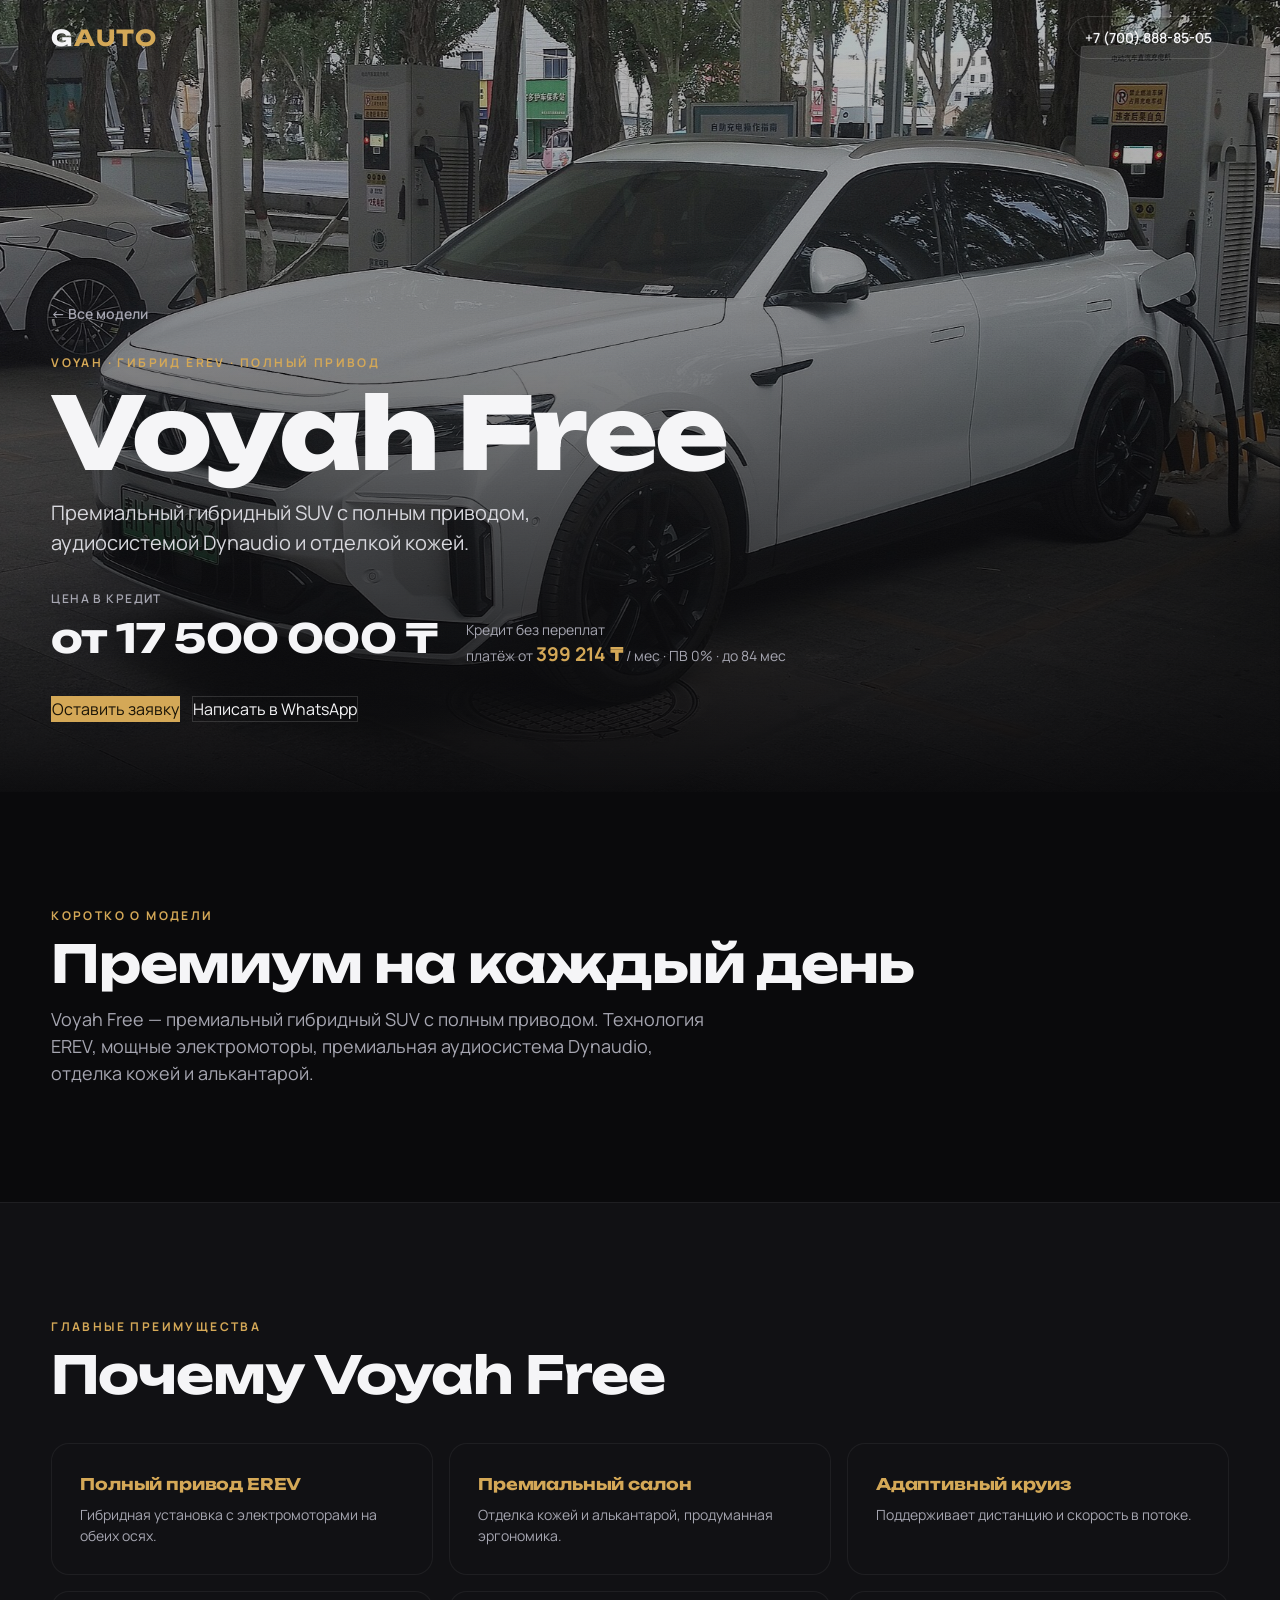
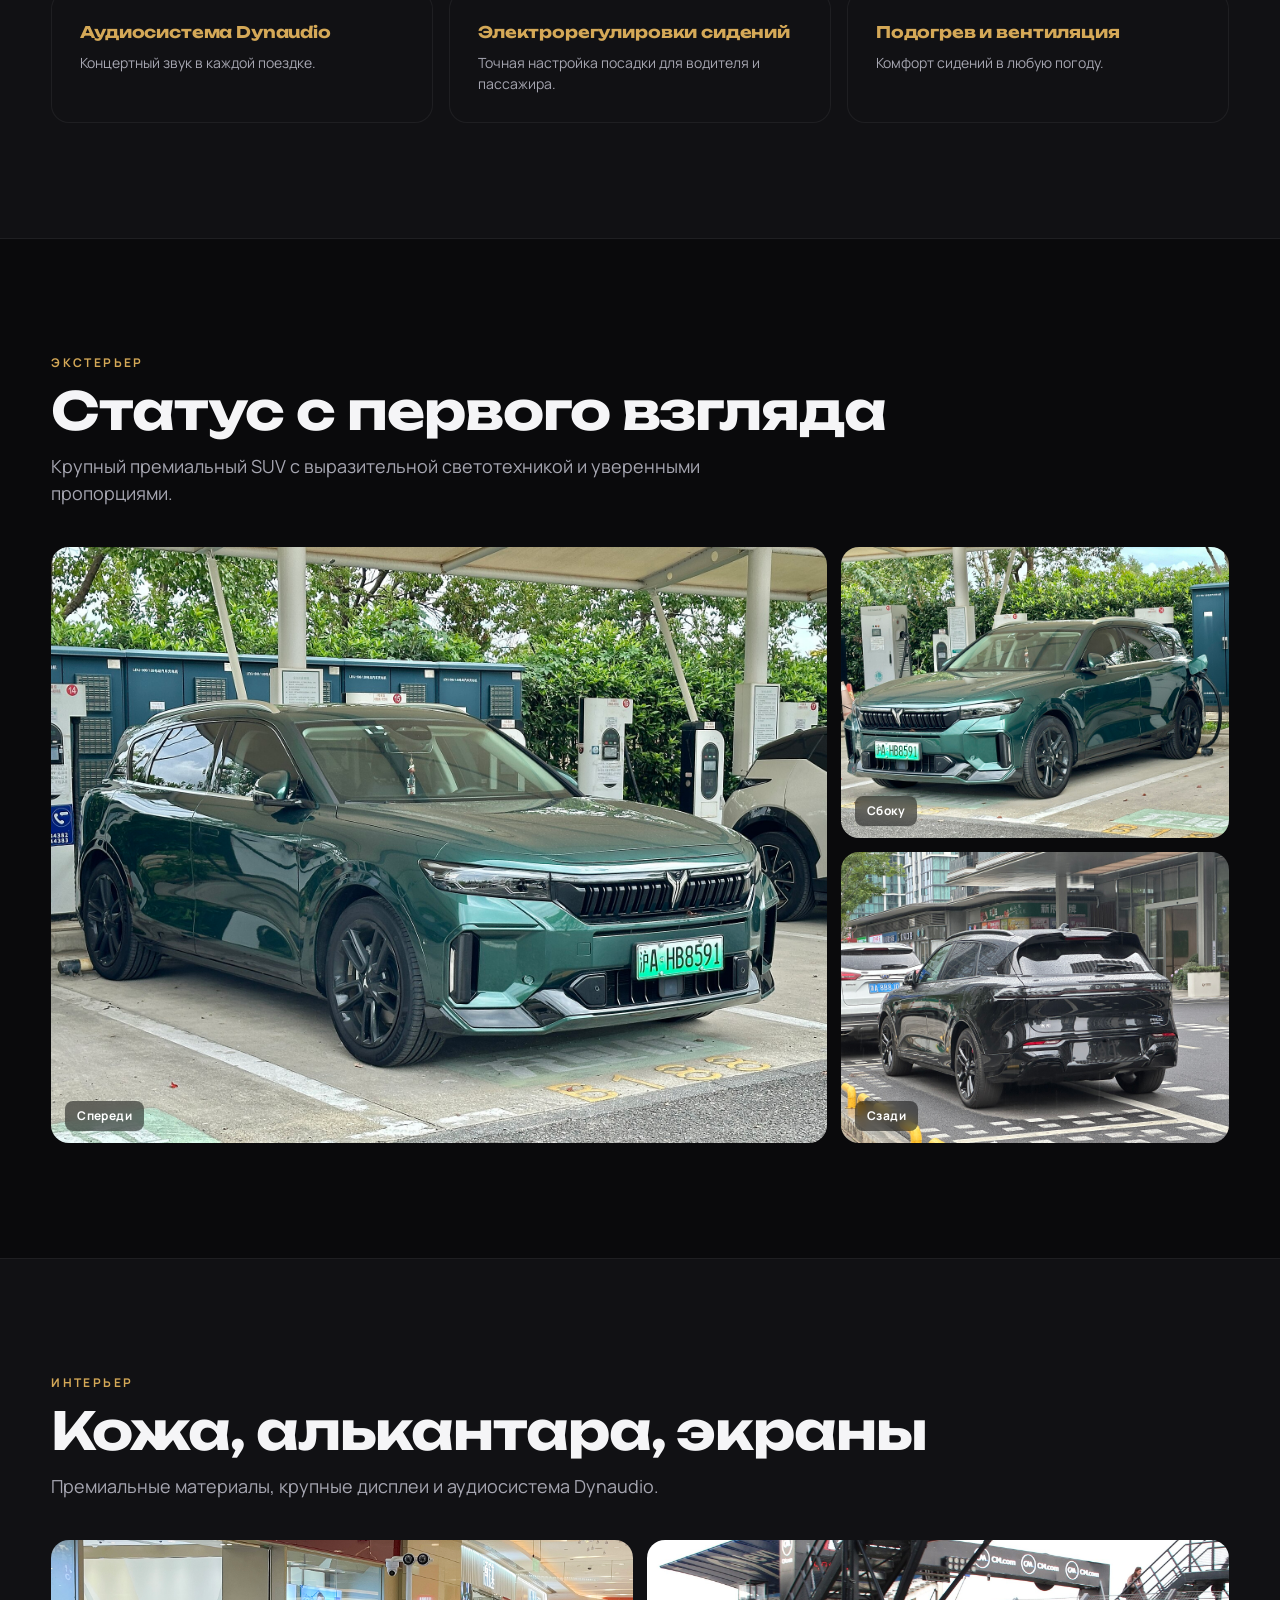
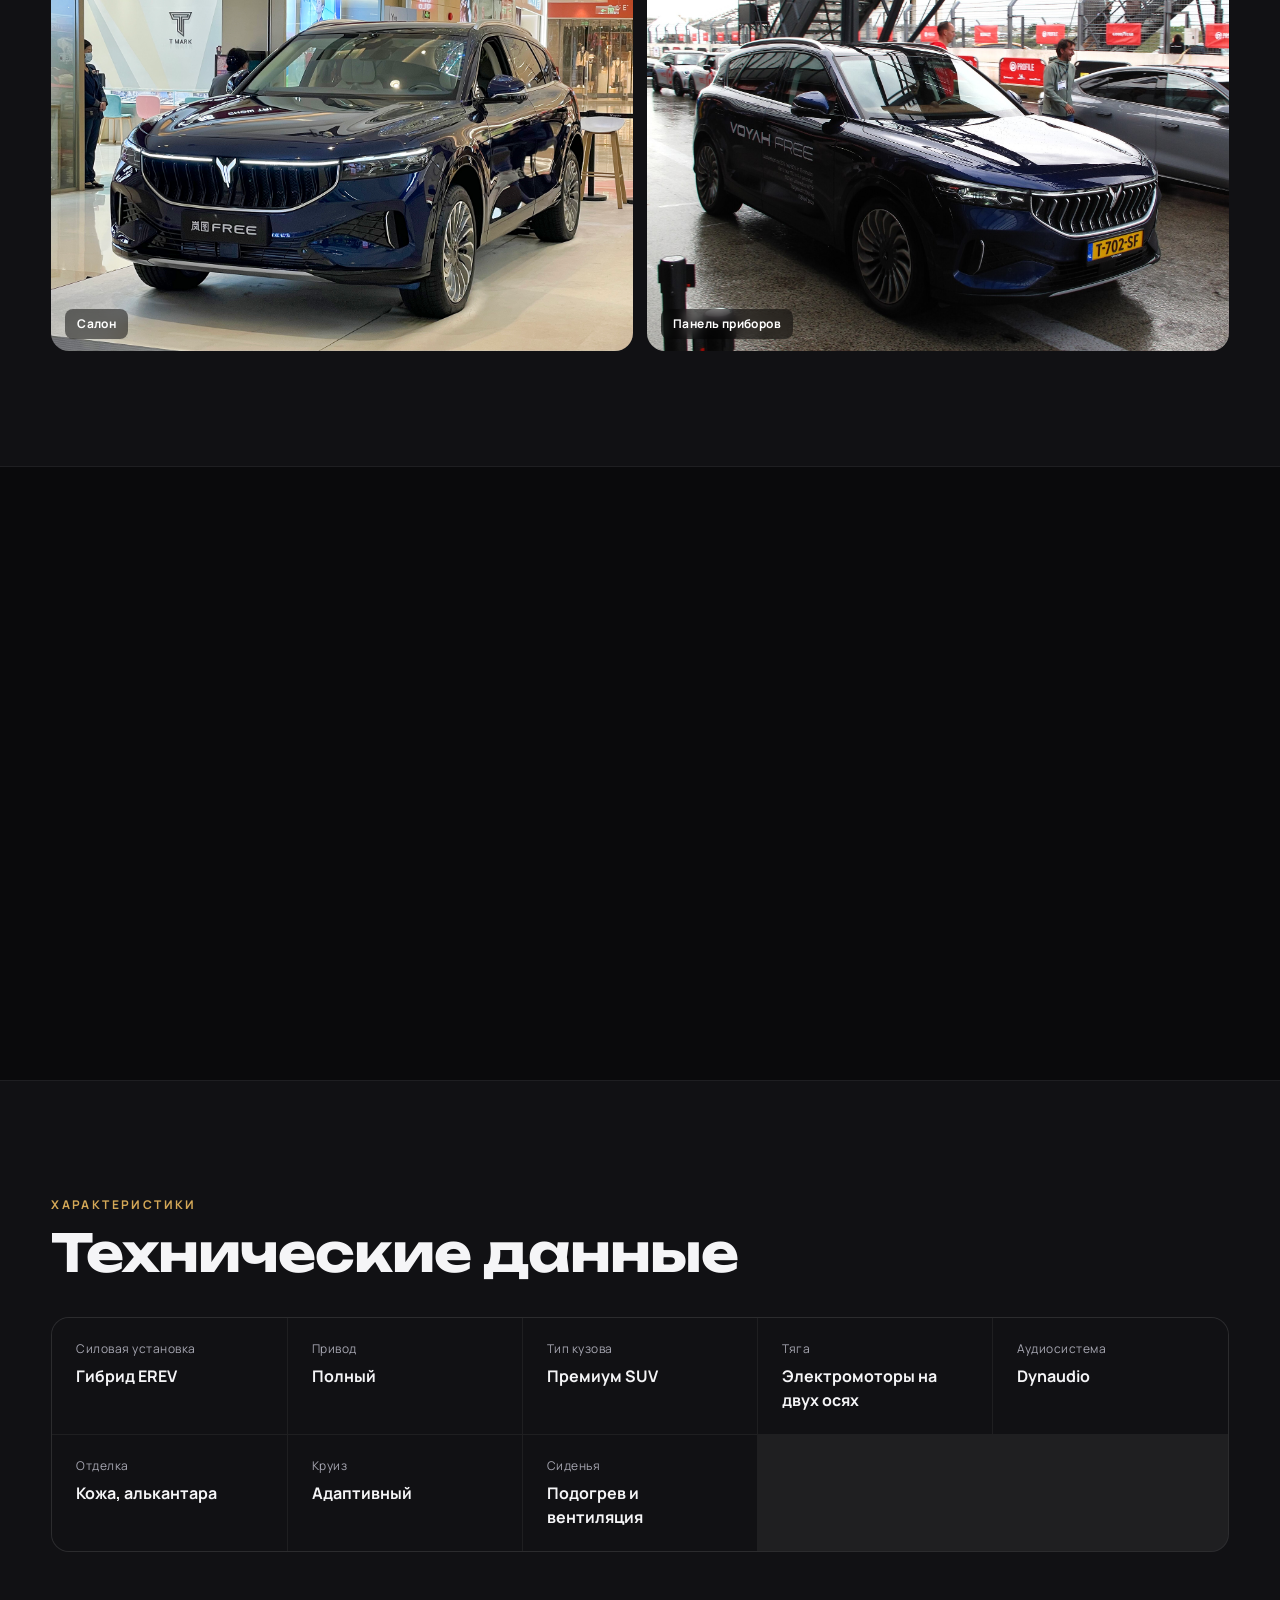
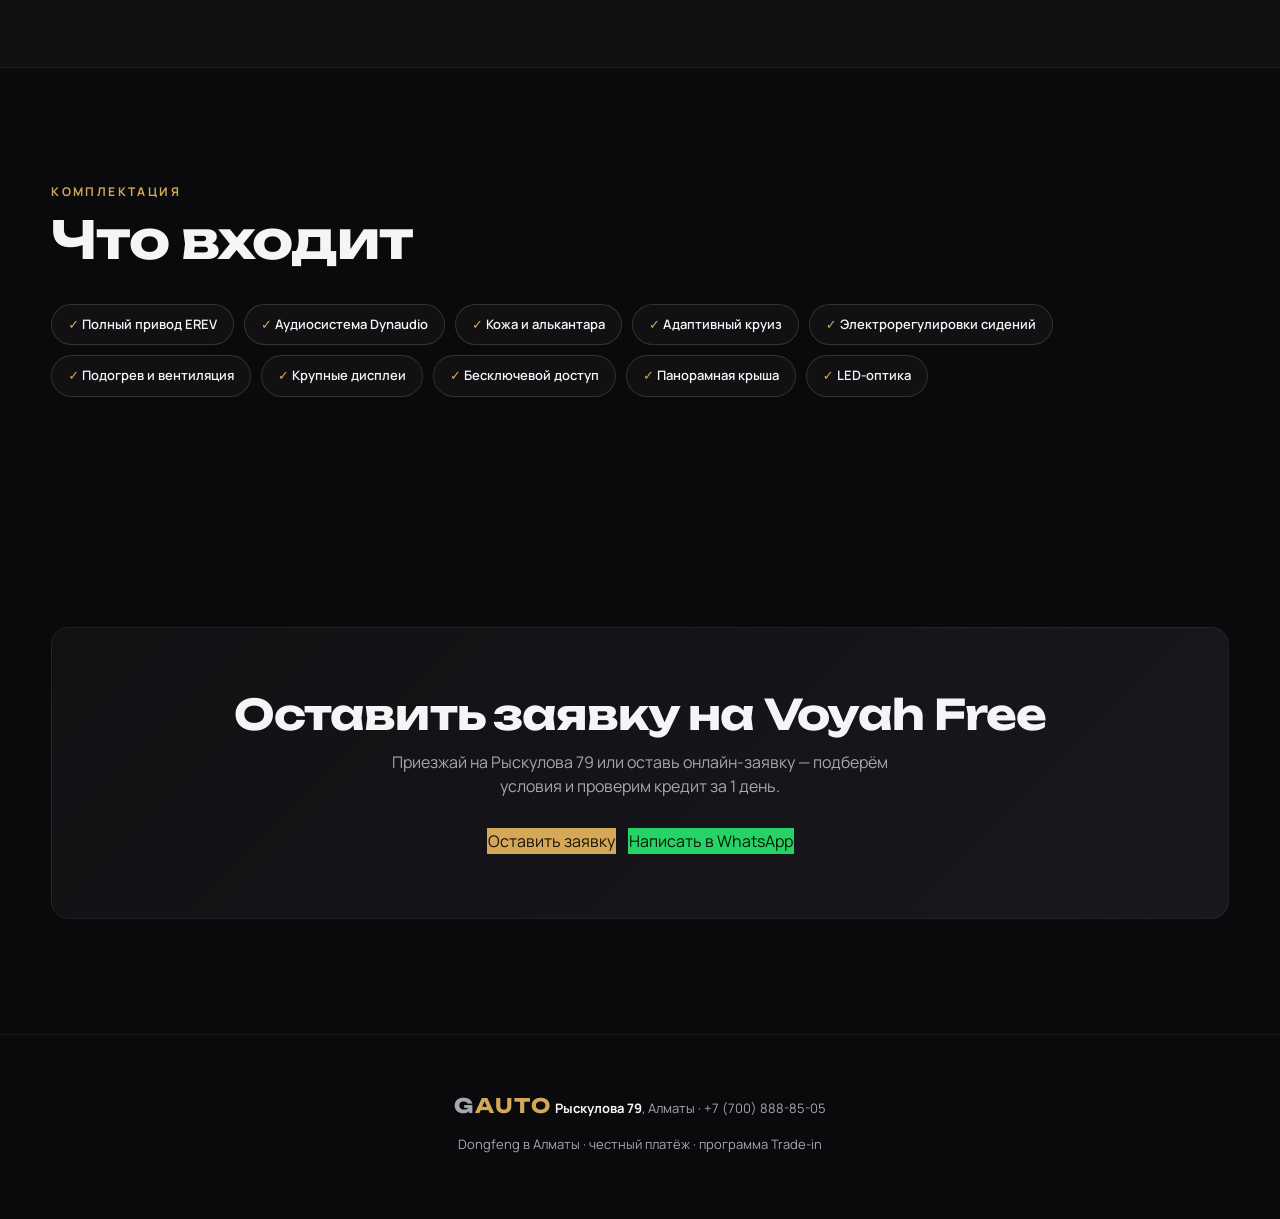
<file: car-voyah.html>
<!DOCTYPE html><html lang="ru"><head>
<meta charset="UTF-8"><meta name="viewport" content="width=device-width, initial-scale=1.0">
<title>Voyah Free — G AUTO</title>
<link rel="preconnect" href="https://fonts.googleapis.com">
<link rel="preconnect" href="https://fonts.gstatic.com" crossorigin>
<link href="https://fonts.googleapis.com/css2?family=Manrope:wght@400;500;600;700;800&family=Unbounded:wght@600;700;800&display=swap" rel="stylesheet">
<link rel="stylesheet" href="styles.css">
</head><body>

<nav class="nav" id="nav">
  <a class="logo" href="index.html">G<b>AUTO</b></a>
  <a class="call" href="tel:+77008888505"><span class="call-full">+7 (700) 888-85-05</span><span class="call-short">Позвонить</span></a>
</nav>

<header class="car-hero">
  <div class="bg" id="heroBg"><img src="images/voyah/hero.jpg" alt="Voyah Free" onerror="this.onerror=null;this.src='images/voyah.jpg'"></div>
  <div class="inner"><div class="wrap">
    <a class="back" href="index.html">← Все модели</a>
    <span class="eyebrow">VOYAH · ГИБРИД EREV · ПОЛНЫЙ ПРИВОД</span>
    <h1>Voyah Free</h1>
    <p class="tagline">Премиальный гибридный SUV с полным приводом, аудиосистемой Dynaudio и отделкой кожей.</p>
    <div class="hero-buybar">
      <div class="price"><small>ЦЕНА В КРЕДИТ</small>от 17 500 000 ₸</div>
      <div class="pay">Кредит без переплат<br>платёж от <b>399 214 ₸</b> / мес · ПВ 0% · до 84 мес</div>
    </div>
    <div class="hero-cta-row">
      <a class="btn-primary" href="index.html#lead">Оставить заявку</a>
      <a class="btn-ghost" href="https://wa.me/77008888505?text=Интересует Voyah Free" target="_blank" rel="noopener">Написать в WhatsApp</a>
    </div>
  </div></div>
</header>

<section class="sec fade-section"><div class="wrap">
  <span class="eyebrow">КОРОТКО О МОДЕЛИ</span>
  <h2>Премиум на каждый день</h2>
  <p class="lead-txt">Voyah Free — премиальный гибридный SUV с полным приводом. Технология EREV, мощные электромоторы, премиальная аудиосистема Dynaudio, отделка кожей и алькантарой.</p>
</div></section>

<section class="sec fade-section" style="background:var(--bg-2);border-top:1px solid var(--line);border-bottom:1px solid var(--line)"><div class="wrap">
  <span class="eyebrow">ГЛАВНЫЕ ПРЕИМУЩЕСТВА</span>
  <h2>Почему Voyah Free</h2>
  <div class="benefits">
    <div class="benefit"><div class="bt">Полный привод EREV</div><p>Гибридная установка с электромоторами на обеих осях.</p></div>
    <div class="benefit"><div class="bt">Премиальный салон</div><p>Отделка кожей и алькантарой, продуманная эргономика.</p></div>
    <div class="benefit"><div class="bt">Адаптивный круиз</div><p>Поддерживает дистанцию и скорость в потоке.</p></div>
    <div class="benefit"><div class="bt">Аудиосистема Dynaudio</div><p>Концертный звук в каждой поездке.</p></div>
    <div class="benefit"><div class="bt">Электрорегулировки сидений</div><p>Точная настройка посадки для водителя и пассажира.</p></div>
    <div class="benefit"><div class="bt">Подогрев и вентиляция</div><p>Комфорт сидений в любую погоду.</p></div>
  </div>
</div></section>

<section class="sec fade-section"><div class="wrap">
  <span class="eyebrow">ЭКСТЕРЬЕР</span>
  <h2>Статус с первого взгляда</h2>
  <p class="lead-txt">Крупный премиальный SUV с выразительной светотехникой и уверенными пропорциями.</p>
  <div class="shots three">
    <div class="shot a"><img src="images/voyah/front.jpg" alt="Спереди" onerror="this.onerror=null;this.src='images/voyah.jpg';this.onerror=function(){this.style.display='none';this.parentElement.classList.add('empty');};"><span class="cap">Спереди</span></div>
    <div class="shot"><img src="images/voyah/side.jpg" alt="Сбоку" onerror="this.onerror=null;this.src='images/voyah.jpg';this.onerror=function(){this.style.display='none';this.parentElement.classList.add('empty');};"><span class="cap">Сбоку</span></div>
    <div class="shot"><img src="images/voyah/rear.jpg" alt="Сзади" onerror="this.onerror=null;this.src='images/voyah.jpg';this.onerror=function(){this.style.display='none';this.parentElement.classList.add('empty');};"><span class="cap">Сзади</span></div>
  </div>
</div></section>

<section class="sec fade-section" style="background:var(--bg-2);border-top:1px solid var(--line);border-bottom:1px solid var(--line)"><div class="wrap">
  <span class="eyebrow">ИНТЕРЬЕР</span>
  <h2>Кожа, алькантара, экраны</h2>
  <p class="lead-txt">Премиальные материалы, крупные дисплеи и аудиосистема Dynaudio.</p>
  <div class="shots two">
    <div class="shot" style="min-height:320px"><img src="images/voyah/interior.jpg" alt="Салон" onerror="this.onerror=null;this.src='images/voyah.jpg';this.onerror=function(){this.style.display='none';this.parentElement.classList.add('empty');};"><span class="cap">Салон</span></div>
    <div class="shot" style="min-height:320px"><img src="images/voyah/dash.jpg" alt="Панель приборов" onerror="this.onerror=null;this.src='images/voyah.jpg';this.onerror=function(){this.style.display='none';this.parentElement.classList.add('empty');};"><span class="cap">Панель приборов</span></div>
  </div>
</div></section>

<section class="sec fade-section"><div class="wrap">
  <span class="eyebrow">ТЕХНОЛОГИИ И КОМФОРТ</span>
  <h2>Премиум-оснащение</h2>
  <ul class="tech-list">
    <li>Гибридная установка EREV с полным приводом</li>
    <li>Мощные электромоторы</li>
    <li>Аудиосистема Dynaudio</li>
    <li>Отделка кожей и алькантарой</li>
    <li>Адаптивный круиз-контроль</li>
    <li>Электрорегулировки сидений</li>
    <li>Подогрев и вентиляция сидений</li>
    <li>Крупные дисплеи мультимедиа</li>
  </ul>
</div></section>

<section class="sec fade-section" style="background:var(--bg-2);border-top:1px solid var(--line);border-bottom:1px solid var(--line)"><div class="wrap">
  <span class="eyebrow">ХАРАКТЕРИСТИКИ</span>
  <h2>Технические данные</h2>
  <div class="spec-grid">
    <div class="spec"><div class="k">Силовая установка</div><div class="v">Гибрид EREV</div></div>
    <div class="spec"><div class="k">Привод</div><div class="v">Полный</div></div>
    <div class="spec"><div class="k">Тип кузова</div><div class="v">Премиум SUV</div></div>
    <div class="spec"><div class="k">Тяга</div><div class="v">Электромоторы на двух осях</div></div>
    <div class="spec"><div class="k">Аудиосистема</div><div class="v">Dynaudio</div></div>
    <div class="spec"><div class="k">Отделка</div><div class="v">Кожа, алькантара</div></div>
    <div class="spec"><div class="k">Круиз</div><div class="v">Адаптивный</div></div>
    <div class="spec"><div class="k">Сиденья</div><div class="v">Подогрев и вентиляция</div></div>
  </div>
</div></section>

<section class="sec fade-section"><div class="wrap">
  <span class="eyebrow">КОМПЛЕКТАЦИЯ</span>
  <h2>Что входит</h2>
  <div class="feat">
    <span>Полный привод EREV</span><span>Аудиосистема Dynaudio</span><span>Кожа и алькантара</span>
    <span>Адаптивный круиз</span><span>Электрорегулировки сидений</span><span>Подогрев и вентиляция</span>
    <span>Крупные дисплеи</span><span>Бесключевой доступ</span><span>Панорамная крыша</span><span>LED-оптика</span>
  </div>
</div></section>

<section class="sec fade-section"><div class="wrap">
  <div class="ctabig">
    <h2>Оставить заявку на Voyah Free</h2>
    <p>Приезжай на Рыскулова 79 или оставь онлайн-заявку — подберём условия и проверим кредит за 1 день.</p>
    <div class="row">
      <a class="btn-primary" href="index.html#lead">Оставить заявку</a>
      <a class="btn-wa" href="https://wa.me/77008888505?text=Хочу заявку на Voyah Free" target="_blank" rel="noopener">Написать в WhatsApp</a>
    </div>
  </div>
</div></section>

<footer><div class="wrap">
<span class="logo">G<b style="color:var(--gold)">AUTO</b></span>
<b>Рыскулова 79</b>, Алматы · +7 (700) 888-85-05<br>
Dongfeng в Алматы · честный платёж · программа Trade-in
</div></footer>

<div class="mobile-cta">
  <a href="https://wa.me/77008888505?text=Интересует Voyah Free" target="_blank" rel="noopener" class="m-wa">WhatsApp</a>
  <a href="tel:+77008888505" class="m-call">Позвонить</a>
  <a href="index.html#lead" class="m-lead">Заявка</a>
</div>


<script>
const nav=document.getElementById("nav");
const onScroll=()=>{if(window.scrollY>30)nav.classList.add("scrolled");else nav.classList.remove("scrolled");};
window.addEventListener("scroll",onScroll,{passive:true});onScroll();
const heroBg=document.getElementById("heroBg");
window.addEventListener("scroll",()=>{const y=window.scrollY;if(heroBg&&y<window.innerHeight){heroBg.style.transform="translate3d(0,"+(y*0.18)+"px,0) scale("+(1+y*0.0002)+")";}},{passive:true});
const io=new IntersectionObserver((es)=>{es.forEach(e=>{if(e.isIntersecting)e.target.classList.add("visible");});},{threshold:0.12});
document.querySelectorAll(".fade-section").forEach(s=>io.observe(s));
</script>

</body></html>
</file>
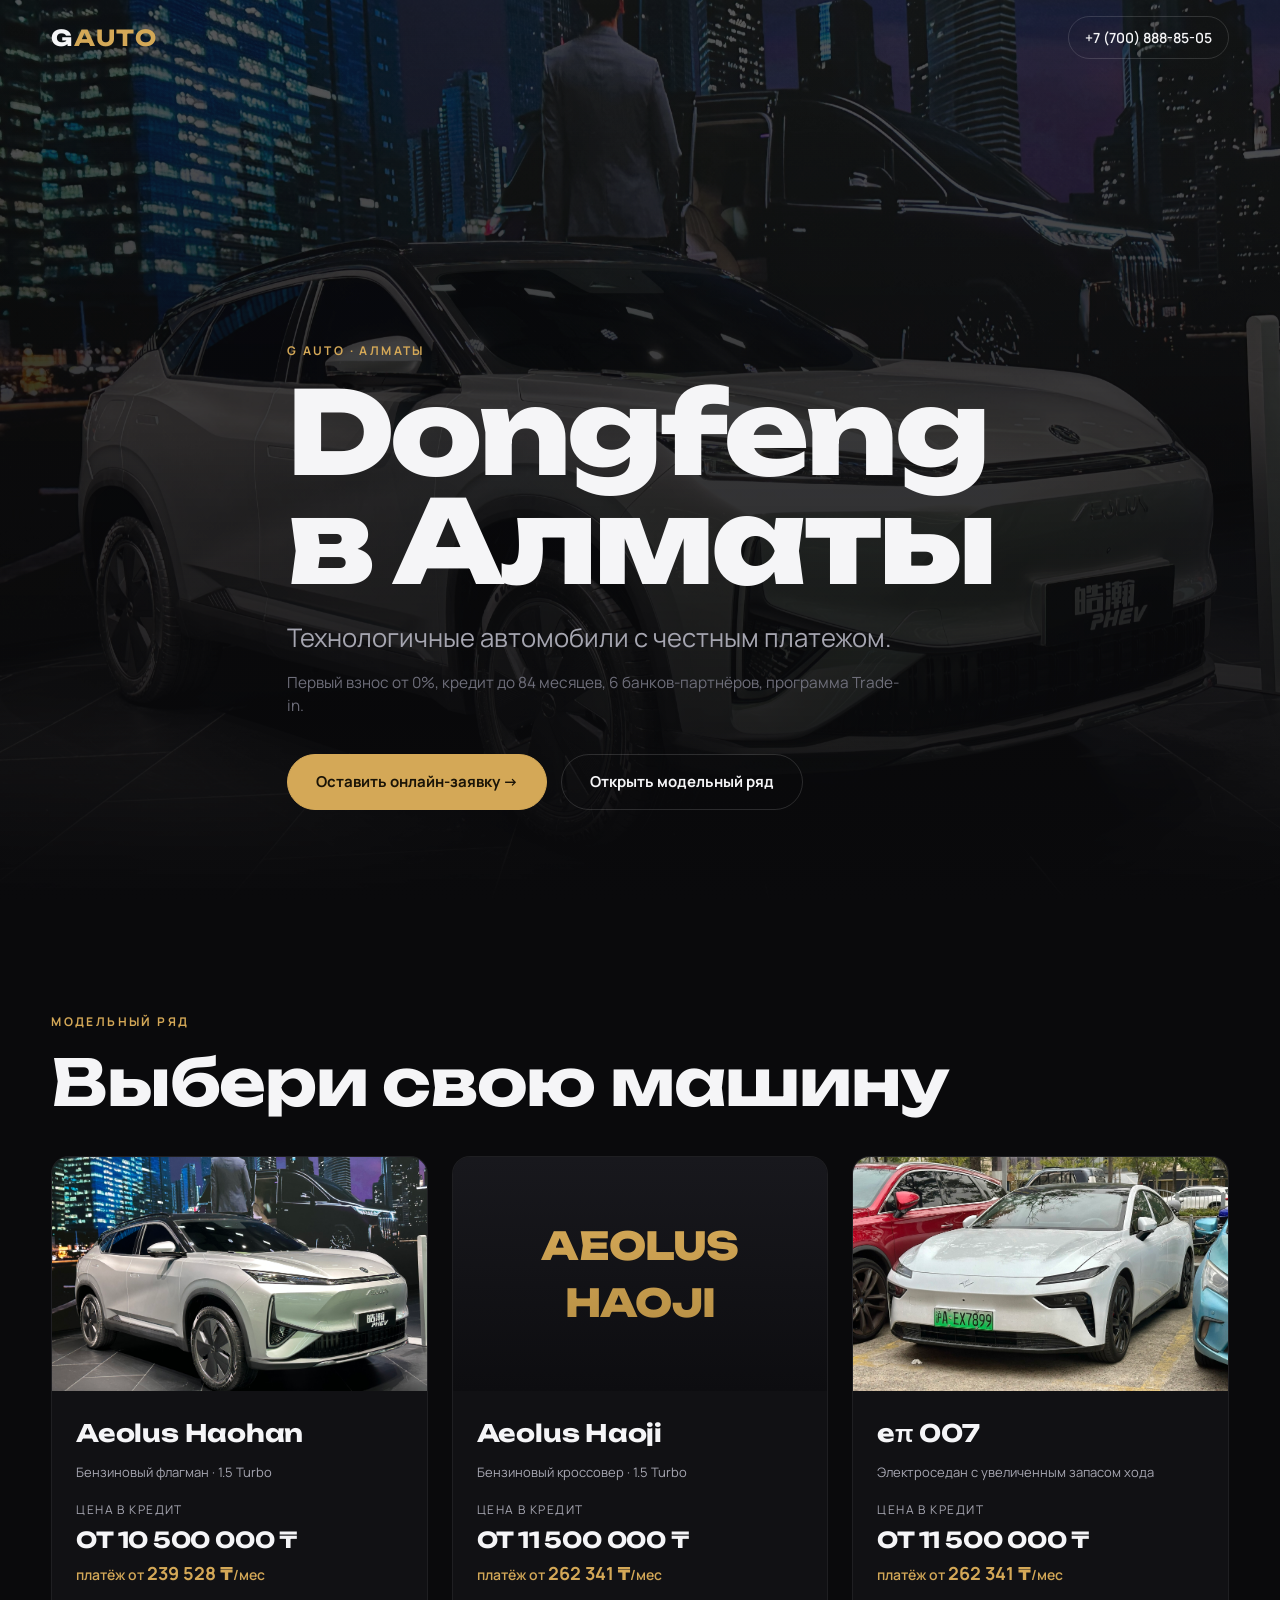
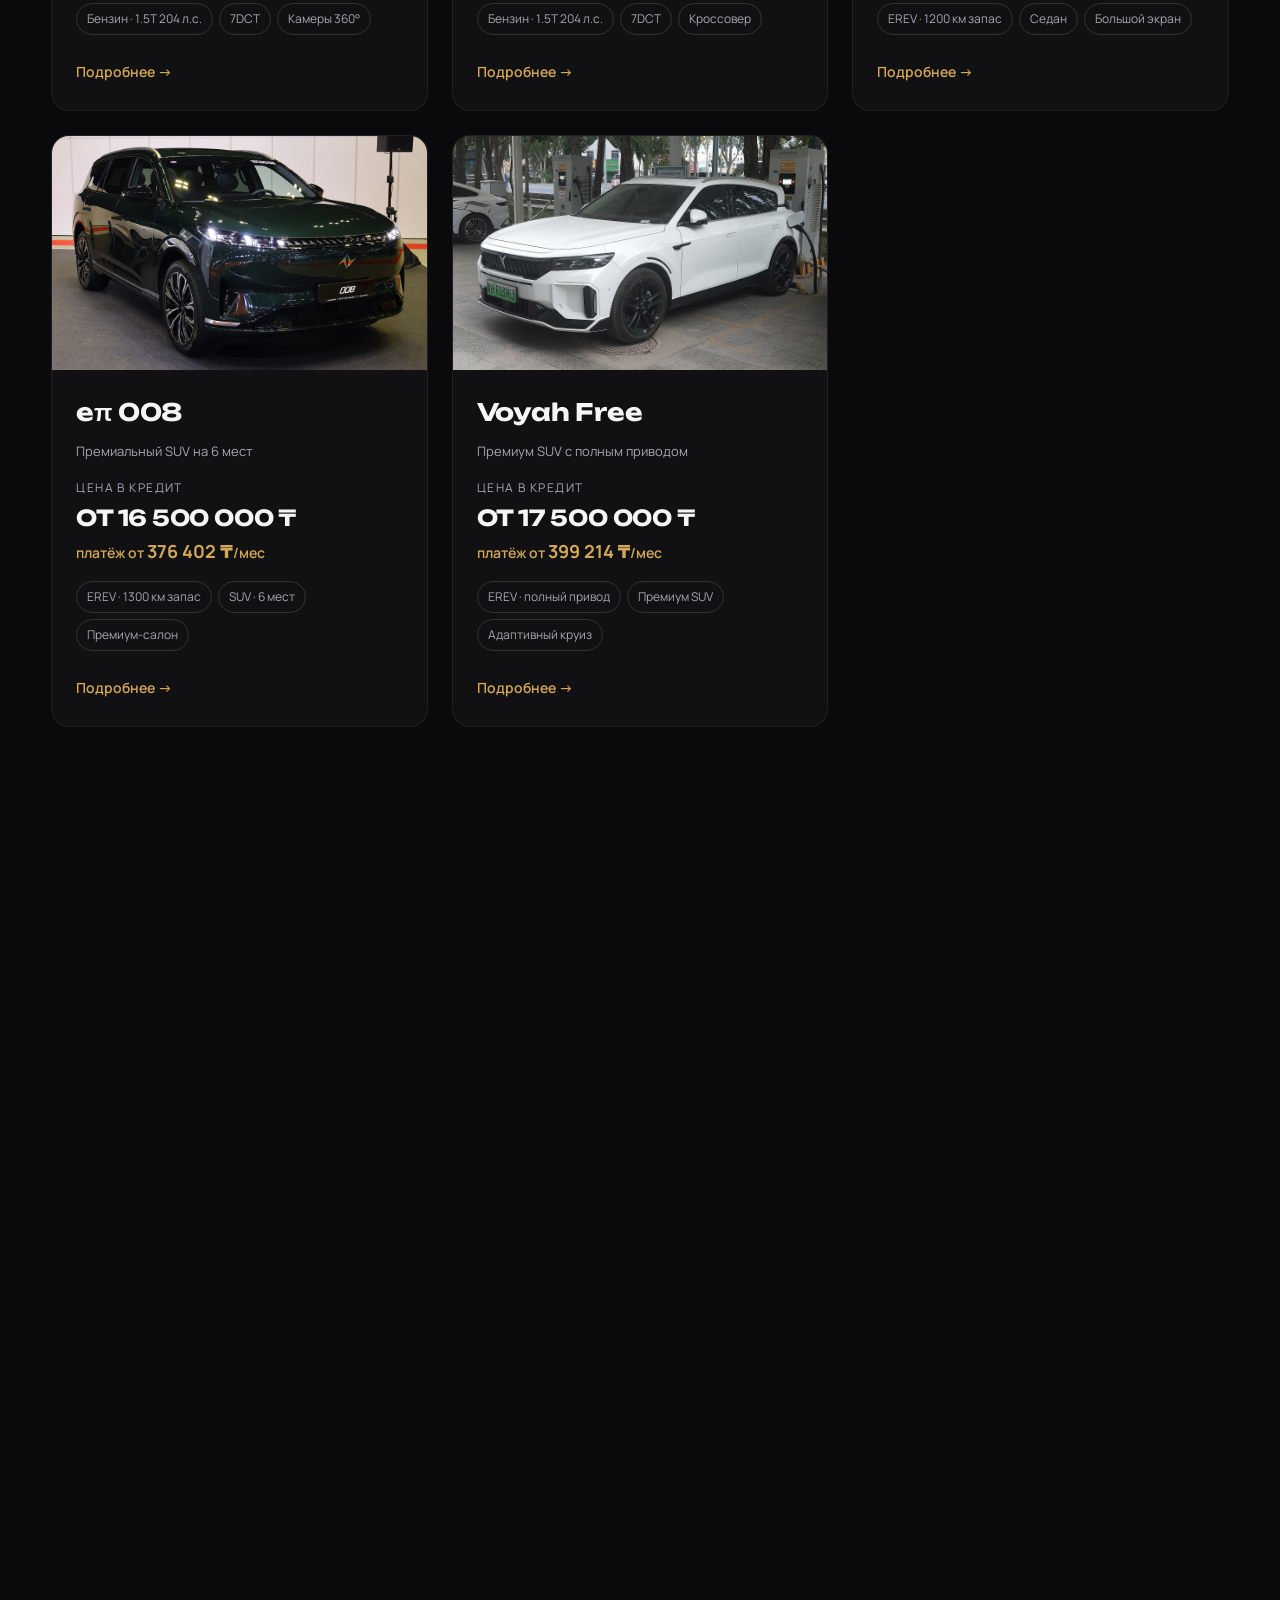
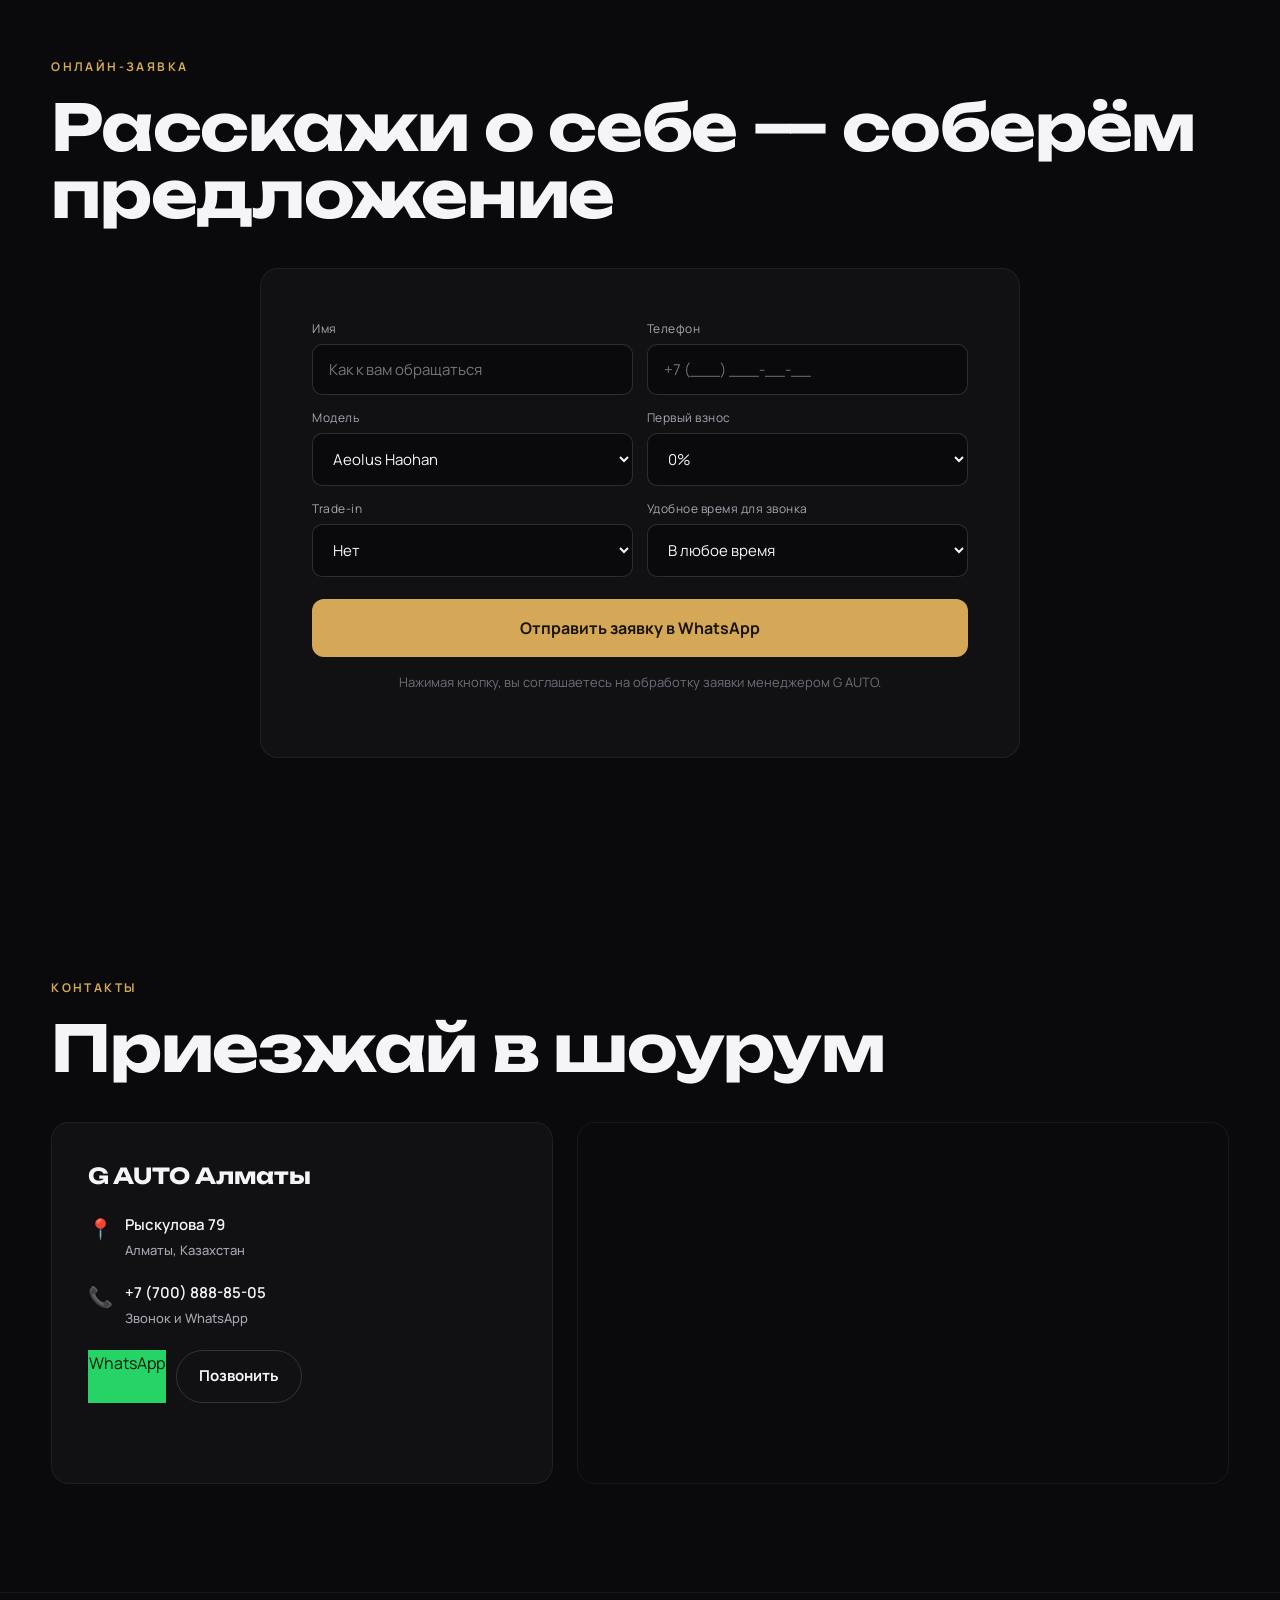
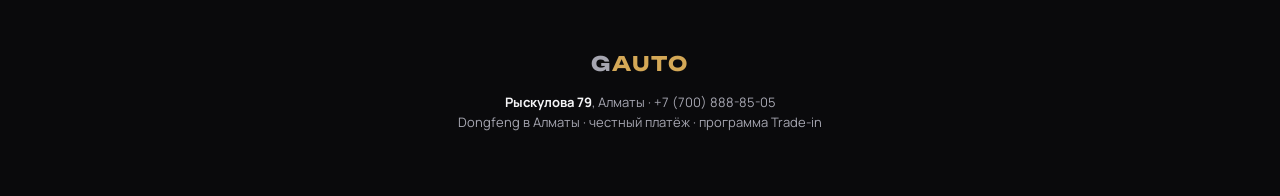
<file: index.bak.html>
<!DOCTYPE html><html lang="ru"><head>
<meta charset="UTF-8"><meta name="viewport" content="width=device-width, initial-scale=1.0">
<title>G AUTO — Dongfeng в Алматы · честный платёж</title>
<meta name="description" content="Dongfeng в Алматы: Aeolus Haohan, Haoji, eπ 007, eπ 008, Voyah Free. Первый взнос от 0%, кредит до 84 месяцев, 6 банков-партнёров, Trade-in.">
<link rel="preconnect" href="https://fonts.googleapis.com">
<link rel="preconnect" href="https://fonts.gstatic.com" crossorigin>
<link href="https://fonts.googleapis.com/css2?family=Manrope:wght@400;500;600;700;800&family=Unbounded:wght@600;700;800&display=swap" rel="stylesheet">
<link rel="stylesheet" href="styles.css">
</head><body>

<nav class="nav" id="nav">
  <a class="logo" href="index.html">G<b>AUTO</b></a>
  <a class="call" href="tel:+77008888505"><span class="call-full">+7 (700) 888-85-05</span><span class="call-short">Позвонить</span></a>
</nav>

<header class="hero" id="hero">
  <div class="hero-bg" id="heroBg">
    <img src="images/hero.jpg" alt="" onerror="this.style.display='none'">
  </div>
  <div class="wrap">
    <span class="eyebrow">G AUTO · АЛМАТЫ</span>
    <h1>Dongfeng<br>в Алматы</h1>
    <p class="sub">Технологичные автомобили с честным платежом.</p>
    <p class="lead">Первый взнос от 0%, кредит до 84 месяцев, 6 банков-партнёров, программа Trade-in.</p>
    <div class="ctas">
      <a class="btn btn-primary" href="#lead">Оставить онлайн-заявку →</a>
      <a class="btn btn-ghost" href="#lineup">Открыть модельный ряд</a>
    </div>
  </div>
</header>

<section class="section fade-section" id="lineup">
  <div class="wrap">
    <span class="eyebrow">Модельный ряд</span>
    <h2>Выбери свою машину</h2>
    <div class="lineup-grid">

      <a class="car-card" href="car-haohan.html">
        <div class="ph"><img src="images/haohan/hero.jpg" alt="Aeolus Haohan" onerror="this.onerror=null;this.src='images/haohan.jpg'"></div>
        <div class="body">
          <h3>Aeolus Haohan</h3>
          <div class="sub">Бензиновый флагман · 1.5 Turbo</div>
          <div class="price-row">
            <span class="price">Цена в кредит<b>от 10 500 000 ₸</b></span>
            <span class="payment">платёж от <b>239 528 ₸</b>/мес</span>
          </div>
          <div class="chips"><span>Бензин · 1.5T 204 л.с.</span><span>7DCT</span><span>Камеры 360°</span></div>
          <span class="more">Подробнее →</span>
        </div>
      </a>

      <a class="car-card" href="car-haoji.html">
        <div class="ph no-img" data-name="AEOLUS HAOJI"></div>
        <div class="body">
          <h3>Aeolus Haoji</h3>
          <div class="sub">Бензиновый кроссовер · 1.5 Turbo</div>
          <div class="price-row">
            <span class="price">Цена в кредит<b>от 11 500 000 ₸</b></span>
            <span class="payment">платёж от <b>262 341 ₸</b>/мес</span>
          </div>
          <div class="chips"><span>Бензин · 1.5T 204 л.с.</span><span>7DCT</span><span>Кроссовер</span></div>
          <span class="more">Подробнее →</span>
        </div>
      </a>

      <a class="car-card" href="car-ep007.html">
        <div class="ph"><img src="images/ep007/hero.jpg" alt="eπ 007" onerror="this.onerror=null;this.src='images/ep007.jpg'"></div>
        <div class="body">
          <h3>eπ 007</h3>
          <div class="sub">Электроседан с увеличенным запасом хода</div>
          <div class="price-row">
            <span class="price">Цена в кредит<b>от 11 500 000 ₸</b></span>
            <span class="payment">платёж от <b>262 341 ₸</b>/мес</span>
          </div>
          <div class="chips"><span>EREV · 1200 км запас</span><span>Седан</span><span>Большой экран</span></div>
          <span class="more">Подробнее →</span>
        </div>
      </a>

      <a class="car-card" href="car-ep008.html">
        <div class="ph"><img src="images/ep008/hero.jpg" alt="eπ 008" onerror="this.onerror=null;this.src='images/ep008.jpg'"></div>
        <div class="body">
          <h3>eπ 008</h3>
          <div class="sub">Премиальный SUV на 6 мест</div>
          <div class="price-row">
            <span class="price">Цена в кредит<b>от 16 500 000 ₸</b></span>
            <span class="payment">платёж от <b>376 402 ₸</b>/мес</span>
          </div>
          <div class="chips"><span>EREV · 1300 км запас</span><span>SUV · 6 мест</span><span>Премиум-салон</span></div>
          <span class="more">Подробнее →</span>
        </div>
      </a>

      <a class="car-card" href="car-voyah.html">
        <div class="ph"><img src="images/voyah/hero.jpg" alt="Voyah Free" onerror="this.onerror=null;this.src='images/voyah.jpg'"></div>
        <div class="body">
          <h3>Voyah Free</h3>
          <div class="sub">Премиум SUV с полным приводом</div>
          <div class="price-row">
            <span class="price">Цена в кредит<b>от 17 500 000 ₸</b></span>
            <span class="payment">платёж от <b>399 214 ₸</b>/мес</span>
          </div>
          <div class="chips"><span>EREV · полный привод</span><span>Премиум SUV</span><span>Адаптивный круиз</span></div>
          <span class="more">Подробнее →</span>
        </div>
      </a>

    </div>
  </div>
</section>

<section class="section fade-section" id="calc">
  <div class="wrap">
    <span class="eyebrow">Калькулятор</span>
    <h2>Рассчитай платёж</h2>
    <div class="calc">
      <h3>Кредитный калькулятор</h3>
      <p class="note">Расчёт примерный при ставке от 21% годовых. Точную сумму назовём по одобрению банка.</p>
      <div class="field">
        <label>Модель <span id="mLbl">—</span></label>
        <select id="model">
          <option value="0">Aeolus Haohan — 10 500 000 ₸</option>
          <option value="1">Aeolus Haoji — 11 500 000 ₸</option>
          <option value="2">eπ 007 — 11 500 000 ₸</option>
          <option value="3">eπ 008 — 16 500 000 ₸</option>
          <option value="4">Voyah Free — 17 500 000 ₸</option>
        </select>
      </div>
      <div class="field">
        <label>Первоначальный взнос <span id="dpLbl">—</span></label>
        <input type="range" id="dp" min="0" max="50" step="5" value="20">
      </div>
      <div class="field">
        <label>Срок кредита <span id="tLbl">—</span></label>
        <input type="range" id="term" min="12" max="84" step="6" value="60">
      </div>
      <div class="result">
        <div class="lbl">Платёж от</div>
        <div class="big" id="pay">—</div>
        <div class="sm" id="detail"></div>
        <div class="cta-row">
          <a class="btn btn-primary" href="#" id="calcWaBtn">Оставить заявку с этим расчётом</a>
          <a class="btn btn-ghost" href="#lead">К полной форме</a>
        </div>
      </div>
    </div>
  </div>
</section>

<section class="section fade-section" id="why">
  <div class="wrap">
    <span class="eyebrow">Почему G AUTO</span>
    <h2>Условия, которые не нужно объяснять</h2>
    <div class="why-grid">
      <div class="why-card"><b>Прозрачный кредит</b><span>Честный платёж без скрытых комиссий. Считаем при вас.</span></div>
      <div class="why-card"><b>Программа Trade-in</b><span>Сдай свою машину в зачёт — оценим быстро и по рынку.</span></div>
      <div class="why-card"><b>6 банков-партнёров</b><span>Подберём лучшую ставку и одобрение под твою ситуацию.</span></div>
      <div class="why-card"><b>Шоурум в Алматы</b><span>Рыскулова 79 — приезжай на тест-драйв и осмотр.</span></div>
    </div>
  </div>
</section>

<section class="section fade-section" id="how">
  <div class="wrap">
    <span class="eyebrow">Как получить авто</span>
    <h2>4 шага до ключей</h2>
    <div class="steps-grid">
      <div class="step"><b>Оставь заявку</b><span>Онлайн-форма или WhatsApp — займёт минуту.</span></div>
      <div class="step"><b>Согласуем модель и условия</b><span>Подберём комплектацию и платёж под бюджет.</span></div>
      <div class="step"><b>Одобрение кредита за 1 день</b><span>Отправим заявку в банки-партнёры.</span></div>
      <div class="step"><b>Забираешь машину</b><span>Оформление и выдача в шоуруме на Рыскулова 79.</span></div>
    </div>
  </div>
</section>

<section class="section fade-section" id="lead">
  <div class="wrap">
    <span class="eyebrow">Онлайн-заявка</span>
    <h2>Расскажи о себе — соберём предложение</h2>
    <div class="lead-block">
      <form id="leadForm" class="lead-form">
        <div class="row">
          <label><span>Имя</span><input type="text" name="name" placeholder="Как к вам обращаться" required></label>
          <label><span>Телефон</span><input type="tel" name="phone" placeholder="+7 (___) ___-__-__" required></label>
        </div>
        <div class="row">
          <label><span>Модель</span>
            <select name="model">
              <option>Aeolus Haohan</option>
              <option>Aeolus Haoji</option>
              <option>eπ 007</option>
              <option>eπ 008</option>
              <option>Voyah Free</option>
              <option>Пока выбираю</option>
            </select>
          </label>
          <label><span>Первый взнос</span>
            <select name="downpayment">
              <option>0%</option>
              <option>10%</option>
              <option>20%</option>
              <option>30%</option>
              <option>50%</option>
            </select>
          </label>
        </div>
        <div class="row">
          <label><span>Trade-in</span>
            <select name="tradein">
              <option>Нет</option>
              <option>Да, есть авто в зачёт</option>
            </select>
          </label>
          <label><span>Удобное время для звонка</span>
            <select name="time">
              <option>В любое время</option>
              <option>Утро (9–12)</option>
              <option>День (12–17)</option>
              <option>Вечер (17–21)</option>
            </select>
          </label>
        </div>
        <button type="submit" class="btn-submit">Отправить заявку в WhatsApp</button>
        <p class="lead-note">Нажимая кнопку, вы соглашаетесь на обработку заявки менеджером G AUTO.</p>
      </form>
    </div>
  </div>
</section>

<section class="section fade-section" id="contact">
  <div class="wrap">
    <span class="eyebrow">Контакты</span>
    <h2>Приезжай в шоурум</h2>
    <div class="loc-grid">
      <div class="loc-card">
        <h3>G AUTO Алматы</h3>
        <div class="addr"><div class="pin">📍</div><div class="t">Рыскулова 79<small>Алматы, Казахстан</small></div></div>
        <div class="addr"><div class="pin">📞</div><div class="t">+7 (700) 888-85-05<small>Звонок и WhatsApp</small></div></div>
        <div class="cta-row">
          <a class="btn-wa" href="https://wa.me/77008888505?text=Здравствуйте, интересует Dongfeng в G AUTO" target="_blank" rel="noopener">WhatsApp</a>
          <a class="btn-call" href="tel:+77008888505">Позвонить</a>
        </div>
      </div>
      <div class="loc-map">
        <iframe src="https://yandex.ru/map-widget/v1/?text=Алматы%20Рыскулова%2079&z=16" loading="lazy" title="Карта · Рыскулова 79"></iframe>
      </div>
    </div>
  </div>
</section>

<footer>
  <span class="logo">G<b>AUTO</b></span><br>
  <b>Рыскулова 79</b>, Алматы · +7 (700) 888-85-05<br>
  Dongfeng в Алматы · честный платёж · программа Trade-in
</footer>

<div class="mobile-cta">
  <a href="https://wa.me/77008888505?text=Здравствуйте, интересует Dongfeng в G AUTO" target="_blank" rel="noopener" class="m-wa">WhatsApp</a>
  <a href="tel:+77008888505" class="m-call">Позвонить</a>
  <a href="#lead" class="m-lead">Заявка</a>
</div>

<script>
// Sticky nav with blur on scroll
const nav = document.getElementById('nav');
const onScroll = () => {
  if (window.scrollY > 30) nav.classList.add('scrolled');
  else nav.classList.remove('scrolled');
};
window.addEventListener('scroll', onScroll, { passive: true });
onScroll();

// Hero parallax (works on iOS)
const heroBg = document.getElementById('heroBg');
window.addEventListener('scroll', () => {
  const y = window.scrollY;
  if (heroBg && y < window.innerHeight) {
    heroBg.style.transform = 'translate3d(0,' + (y * 0.25) + 'px,0) scale(' + (1 + y * 0.0003) + ')';
  }
}, { passive: true });

// Section fade-in on scroll
const io = new IntersectionObserver((entries) => {
  entries.forEach(e => { if (e.isIntersecting) e.target.classList.add('visible'); });
}, { threshold: 0.12 });
document.querySelectorAll('.fade-section').forEach(s => io.observe(s));

// Calculator — 21% rate
const RATE = 0.21;
const prices = [10500000, 11500000, 11500000, 16500000, 17500000];
const names  = ["Aeolus Haohan","Aeolus Haoji","eπ 007","eπ 008","Voyah Free"];
const fmt = n => new Intl.NumberFormat('ru-RU').format(Math.round(n)) + " ₸";
const monthly = (s, m) => { const r = RATE/12; return s*r/(1 - Math.pow(1+r, -m)); };
const $ = id => document.getElementById(id);
function calc() {
  const i = +$('model').value, p = prices[i], dpPct = +$('dp').value, term = +$('term').value;
  const dpAmt = p * dpPct / 100, sum = p - dpAmt, pay = monthly(sum, term);
  $('mLbl').textContent = names[i];
  $('dpLbl').textContent = dpPct + "% · " + fmt(dpAmt);
  $('tLbl').textContent = term + " мес";
  $('pay').textContent = fmt(pay);
  $('detail').textContent = names[i] + " · кредит " + fmt(sum) + " · " + term + " мес";
  $('calcWaBtn').dataset.text =
    "Заявка с расчётом G AUTO\n" +
    "Модель: " + names[i] + "\n" +
    "Цена: " + fmt(p) + "\n" +
    "Первый взнос: " + dpPct + "% · " + fmt(dpAmt) + "\n" +
    "Срок: " + term + " мес\n" +
    "Платёж от: " + fmt(pay);
}
['model','dp','term'].forEach(id => $(id).addEventListener('input', calc));
$('calcWaBtn').addEventListener('click', (e) => {
  e.preventDefault();
  window.open('https://wa.me/77008888505?text=' + encodeURIComponent($('calcWaBtn').dataset.text), '_blank');
});
calc();

// Lead form -> WhatsApp
$('leadForm').addEventListener('submit', function(e) {
  e.preventDefault();
  const fd = new FormData(this);
  const name = (fd.get('name')||'').toString().trim();
  const phone = (fd.get('phone')||'').toString().trim();
  if (!name || !phone) { alert('Заполни имя и телефон'); return; }
  const text =
    'Заявка с сайта G AUTO\n' +
    'Имя: ' + name + '\n' +
    'Телефон: ' + phone + '\n' +
    'Модель: ' + (fd.get('model')||'') + '\n' +
    'Первый взнос: ' + (fd.get('downpayment')||'') + '\n' +
    'Trade-in: ' + (fd.get('tradein')||'') + '\n' +
    'Удобное время: ' + (fd.get('time')||'');
  window.open('https://wa.me/77008888505?text=' + encodeURIComponent(text), '_blank');
});
</script>

</body></html>
</file>
<file: styles.css>
:root {
  --bg: #0a0a0c;
  --bg-2: #111114;
  --bg-3: #18181d;
  --line: rgba(255,255,255,.06);
  --line-2: rgba(255,255,255,.14);
  --gold: #d4a857;
  --gold-2: #b89045;
  --text: #f5f5f7;
  --text-dim: #a6a6b1;
  --text-mute: #6e6e7a;
  --wa: #25D366;
  --r: 18px;
  --max-w: 1340px;
  --pad: clamp(20px, 4vw, 64px);
  --hero-h: 100vh;
  --ease: cubic-bezier(0.22, 0.61, 0.36, 1);
  --d: 0.7s;
}
* { box-sizing: border-box; -webkit-font-smoothing: antialiased; }
html { scroll-behavior: smooth; }
body { margin: 0; background: var(--bg); color: var(--text); font-family: 'Manrope', system-ui, sans-serif; line-height: 1.5; }
a { color: inherit; text-decoration: none; }
img { display: block; max-width: 100%; }
.wrap { max-width: var(--max-w); margin: 0 auto; padding: 0 var(--pad); }

/* ===== NAV ===== */
.nav {
  position: fixed; left: 0; right: 0; top: 0; z-index: 50;
  padding: 16px var(--pad);
  display: flex; align-items: center; justify-content: space-between;
  transition: background .4s var(--ease), backdrop-filter .4s var(--ease), padding .3s var(--ease);
}
.nav.scrolled {
  background: rgba(10,10,12,.72);
  backdrop-filter: blur(18px); -webkit-backdrop-filter: blur(18px);
  border-bottom: 1px solid var(--line);
  padding: 10px var(--pad);
}
.nav .logo { font-family: 'Unbounded', sans-serif; font-weight: 800; font-size: 22px; letter-spacing: .08em; color: var(--text); text-decoration: none; }
.nav .logo b { color: var(--gold); }
.nav .call { color: var(--text); text-decoration: none; font-weight: 600; padding: 10px 16px; border: 1px solid var(--line-2); border-radius: 100px; font-size: 14px; transition: all .3s var(--ease); }
.nav .call:hover { background: var(--gold); color: #1a1407; border-color: var(--gold); }
.call-short { display: none; }

/* ===== HERO ===== */
.hero {
  min-height: var(--hero-h); position: relative; overflow: hidden;
  display: flex; align-items: flex-end; padding-bottom: clamp(60px, 10vh, 140px);
}
.hero-bg {
  position: absolute; inset: 0; z-index: 0;
  background: var(--bg);
}
.hero-bg::after {
  content: ""; position: absolute; inset: 0;
  background: linear-gradient(180deg, rgba(10,10,12,.5) 0%, rgba(10,10,12,.85) 80%, var(--bg) 100%);
}
.hero-bg img {
  width: 100%; height: 100%; object-fit: cover; opacity: .65;
  will-change: transform;
}
.hero .wrap { position: relative; z-index: 2; }
.hero h1 {
  font-family: 'Unbounded', sans-serif; font-weight: 800;
  font-size: clamp(46px, 9vw, 124px); line-height: .94;
  letter-spacing: -0.03em; margin: 0 0 24px;
  opacity: 0; transform: translateY(28px);
  animation: fadeUp 1.1s var(--ease) .15s forwards;
}
.hero .sub {
  font-size: clamp(18px, 2vw, 26px); color: var(--text-dim);
  max-width: 720px; margin: 0 0 14px;
  opacity: 0; transform: translateY(20px);
  animation: fadeUp 1s var(--ease) .35s forwards;
}
.hero .lead {
  font-size: clamp(14px, 1.2vw, 16px); color: var(--text-mute);
  max-width: 620px; margin: 0 0 36px;
  opacity: 0; transform: translateY(16px);
  animation: fadeUp 1s var(--ease) .5s forwards;
}
.hero .ctas {
  display: flex; gap: 14px; flex-wrap: wrap;
  opacity: 0; transform: translateY(12px);
  animation: fadeUp 1s var(--ease) .65s forwards;
}
@keyframes fadeUp {
  to { opacity: 1; transform: translateY(0); }
}
.btn {
  padding: 16px 28px; border-radius: 100px; font-size: 15px; font-weight: 700;
  text-decoration: none; display: inline-flex; align-items: center; gap: 10px;
  transition: all .3s var(--ease);
}
.btn-primary {
  background: var(--gold); color: #1a1407; border: 1px solid var(--gold);
}
.btn-primary:hover { background: var(--gold-2); transform: translateY(-1px); box-shadow: 0 12px 32px -10px rgba(212,168,87,.55); }
.btn-ghost {
  background: transparent; color: var(--text); border: 1px solid var(--line-2);
}
.btn-ghost:hover { background: rgba(255,255,255,.05); border-color: rgba(255,255,255,.28); }
.btn-wa { background: var(--wa); color: #051905; border: 1px solid var(--wa); }
.btn-wa:hover { background: #1bb858; transform: translateY(-1px); }

/* ===== SECTIONS ===== */
.section { padding: clamp(80px, 12vh, 160px) 0; position: relative; }
.section h2 {
  font-family: 'Unbounded', sans-serif; font-weight: 700;
  font-size: clamp(34px, 5vw, 64px); letter-spacing: -0.02em;
  margin: 0 0 24px; line-height: 1.05;
}
.eyebrow {
  display: inline-block; font-size: 12px; letter-spacing: .2em;
  color: var(--gold); text-transform: uppercase; margin-bottom: 18px; font-weight: 700;
}

/* Fade-up on scroll */
.fade-section {
  opacity: 0; transform: translateY(32px);
  transition: opacity 1s var(--ease), transform 1s var(--ease);
}
.fade-section.visible { opacity: 1; transform: translateY(0); }

/* ===== LINEUP GRID ===== */
.lineup-grid {
  display: grid; grid-template-columns: repeat(3, 1fr);
  gap: 24px; margin-top: 40px;
}
.car-card {
  position: relative; border-radius: var(--r); overflow: hidden;
  background: var(--bg-2);
  text-decoration: none; color: inherit;
  display: flex; flex-direction: column;
  border: 1px solid var(--line);
  transition: transform .5s var(--ease), border-color .3s var(--ease);
}
.car-card:hover {
  transform: translateY(-6px);
  border-color: var(--line-2);
}
.car-card .ph {
  aspect-ratio: 16/10; overflow: hidden; position: relative;
  background: linear-gradient(180deg, #18181d 0%, #0d0d10 100%);
}
.car-card .ph img {
  width: 100%; height: 100%; object-fit: cover;
  transition: transform 1.2s var(--ease);
}
.car-card:hover .ph img { transform: scale(1.06); }
.car-card .ph.no-img { display: flex; align-items: center; justify-content: center; }
.car-card .ph.no-img::before {
  content: attr(data-name);
  font-family: 'Unbounded', sans-serif; font-weight: 800;
  font-size: clamp(28px, 3vw, 42px); letter-spacing: -0.02em;
  background: linear-gradient(180deg, var(--gold) 0%, var(--gold-2) 100%);
  -webkit-background-clip: text; background-clip: text; color: transparent;
  text-align: center; padding: 0 16px;
}
.car-card .body {
  padding: 24px 24px 28px; display: flex; flex-direction: column; gap: 12px; flex: 1;
}
.car-card h3 {
  font-family: 'Unbounded', sans-serif; font-weight: 700;
  font-size: 24px; letter-spacing: -.01em; margin: 0;
}
.car-card .sub { color: var(--text-dim); font-size: 13px; }
.car-card .price-row { display: flex; flex-direction: column; gap: 4px; margin-top: 6px; }
.car-card .price { color: var(--text-dim); font-size: 12px; letter-spacing: .12em; text-transform: uppercase; }
.car-card .price b { display: block; font-family: 'Unbounded', sans-serif; font-size: 22px; color: var(--text); margin-top: 4px; letter-spacing: -.01em; }
.car-card .payment { color: var(--gold); font-size: 14px; font-weight: 600; }
.car-card .payment b { font-size: 18px; }
.car-card .chips {
  display: flex; flex-wrap: wrap; gap: 6px; margin-top: 4px;
}
.car-card .chips span {
  font-size: 12px; padding: 6px 10px;
  border: 1px solid var(--line-2); border-radius: 999px;
  color: var(--text-dim);
}
.car-card .more {
  margin-top: auto; padding-top: 14px;
  font-size: 14px; color: var(--gold); font-weight: 600;
  display: inline-flex; align-items: center; gap: 6px;
  transition: gap .3s var(--ease);
}
.car-card:hover .more { gap: 10px; }

@media (max-width: 1024px) { .lineup-grid { grid-template-columns: repeat(2, 1fr); } }
@media (max-width: 680px) { .lineup-grid { grid-template-columns: 1fr; gap: 16px; } }

/* ===== CALC ===== */
.calc {
  padding: clamp(28px, 4vw, 48px);
  background: linear-gradient(180deg, var(--bg-2) 0%, var(--bg-3) 100%);
  border: 1px solid var(--line);
  border-radius: var(--r);
  max-width: 760px; margin: 40px auto 0;
}
.calc h3 { font-family: 'Unbounded', sans-serif; font-size: clamp(22px, 2.5vw, 30px); margin: 0 0 10px; letter-spacing: -.01em; }
.calc .note { color: var(--text-mute); font-size: 13px; margin: 0 0 28px; }
.calc .field { margin-bottom: 22px; }
.calc .field label {
  display: flex; justify-content: space-between; align-items: center;
  font-size: 13px; color: var(--text-dim); margin-bottom: 10px;
}
.calc .field label span { color: var(--text); font-weight: 600; }
.calc select, .calc input[type="range"] {
  width: 100%; background: var(--bg); color: var(--text);
  border: 1px solid var(--line-2); border-radius: 10px;
  padding: 12px 14px; font-size: 15px; font-family: inherit;
}
.calc select:focus { outline: none; border-color: var(--gold); }
.calc input[type="range"] { padding: 0; height: 4px; appearance: none; -webkit-appearance: none; }
.calc input[type="range"]::-webkit-slider-thumb {
  -webkit-appearance: none; appearance: none; width: 22px; height: 22px; border-radius: 50%;
  background: var(--gold); cursor: pointer;
  box-shadow: 0 0 0 4px rgba(212,168,87,.18);
}
.calc input[type="range"]::-moz-range-thumb {
  width: 22px; height: 22px; border: none; border-radius: 50%;
  background: var(--gold); cursor: pointer; box-shadow: 0 0 0 4px rgba(212,168,87,.18);
}
.calc .result {
  margin-top: 32px; padding: 28px; border-radius: var(--r);
  background: rgba(212,168,87,.06); border: 1px solid rgba(212,168,87,.2);
  text-align: center;
}
.calc .result .lbl { font-size: 11px; letter-spacing: .2em; color: var(--gold); text-transform: uppercase; margin-bottom: 10px; }
.calc .result .big {
  font-family: 'Unbounded', sans-serif; font-weight: 800;
  font-size: clamp(36px, 6vw, 64px); color: var(--text); margin-bottom: 8px; letter-spacing: -.02em;
}
.calc .result .sm { font-size: 13px; color: var(--text-dim); margin-bottom: 18px; }
.calc .result .cta-row { display: flex; gap: 10px; justify-content: center; flex-wrap: wrap; }

/* ===== WHY ===== */
.why-grid { display: grid; grid-template-columns: repeat(4, 1fr); gap: 18px; margin-top: 40px; }
.why-card { padding: 32px 26px; border-radius: var(--r); border: 1px solid var(--line); background: var(--bg-2); transition: border-color .3s var(--ease), transform .4s var(--ease); }
.why-card:hover { border-color: var(--line-2); transform: translateY(-4px); }
.why-card b { display: block; font-family: 'Unbounded', sans-serif; font-size: 18px; color: var(--gold); margin-bottom: 10px; letter-spacing: -.01em; }
.why-card span { font-size: 14px; color: var(--text-dim); }

/* ===== STEPS ===== */
.steps-grid { display: grid; grid-template-columns: repeat(4, 1fr); gap: 18px; margin-top: 40px; counter-reset: step; }
.step { padding: 26px; border: 1px solid var(--line); border-radius: var(--r); position: relative; counter-increment: step; background: var(--bg-2); }
.step::before {
  content: counter(step, decimal-leading-zero);
  font-family: 'Unbounded', sans-serif; font-weight: 800; font-size: 38px;
  background: linear-gradient(180deg, var(--gold) 0%, var(--gold-2) 100%);
  -webkit-background-clip: text; background-clip: text; color: transparent;
  display: block; margin-bottom: 14px;
}
.step b { display: block; font-size: 16px; margin-bottom: 6px; color: var(--text); }
.step span { font-size: 13px; color: var(--text-dim); }

@media (max-width: 980px) {
  .why-grid, .steps-grid { grid-template-columns: repeat(2, 1fr); }
}
@media (max-width: 520px) {
  .why-grid, .steps-grid { grid-template-columns: 1fr; }
}

/* ===== LEAD FORM ===== */
.lead-block {
  max-width: 760px; margin: 40px auto 0;
  padding: clamp(32px, 4vw, 56px);
  background: var(--bg-2); border: 1px solid var(--line); border-radius: var(--r);
}
.lead-form .row { display: grid; grid-template-columns: 1fr 1fr; gap: 14px; margin-bottom: 14px; }
@media (max-width: 600px) { .lead-form .row { grid-template-columns: 1fr; } }
.lead-form label { display: block; }
.lead-form label > span { display: block; font-size: 12px; color: var(--text-dim); margin-bottom: 6px; letter-spacing: .04em; }
.lead-form input, .lead-form select {
  width: 100%; background: var(--bg); color: var(--text);
  border: 1px solid var(--line-2); border-radius: 10px;
  padding: 14px 16px; font-size: 15px; font-family: inherit;
  transition: border-color .3s var(--ease);
}
.lead-form input:focus, .lead-form select:focus { outline: none; border-color: var(--gold); }
.btn-submit {
  width: 100%; padding: 18px; border: none; cursor: pointer;
  background: var(--gold); color: #1a1407; font-weight: 700; font-size: 16px;
  border-radius: 12px; transition: all .3s var(--ease); margin-top: 8px; font-family: inherit;
}
.btn-submit:hover { background: var(--gold-2); }
.lead-note { color: var(--text-mute); font-size: 13px; margin-top: 16px; text-align: center; }

/* ===== CONTACT / LOCATION ===== */
.loc-grid { display: grid; grid-template-columns: 1fr 1.3fr; gap: 24px; align-items: stretch; margin-top: 40px; }
.loc-card { background: var(--bg-2); border: 1px solid var(--line); border-radius: var(--r); padding: 36px; }
.loc-card h3 { font-family: 'Unbounded', sans-serif; font-size: 22px; font-weight: 700; margin: 0 0 22px; }
.addr { display: flex; gap: 12px; margin-bottom: 22px; }
.addr .pin { color: var(--gold); font-size: 20px; flex-shrink: 0; }
.addr .t { font-size: 15px; font-weight: 600; }
.addr .t small { display: block; color: var(--text-dim); font-size: 13px; font-weight: 500; margin-top: 4px; }
.cta-row { display: flex; gap: 10px; flex-wrap: wrap; }
.btn-call { display: inline-flex; align-items: center; justify-content: center; border: 1px solid var(--line-2); color: var(--text); font-weight: 700; padding: 14px 22px; border-radius: 100px; font-size: 15px; transition: all .3s var(--ease); }
.btn-call:hover { border-color: var(--gold); color: var(--gold); }
.loc-map { border-radius: var(--r); overflow: hidden; border: 1px solid var(--line); min-height: 360px; }
.loc-map iframe { width: 100%; height: 100%; min-height: 360px; border: 0; display: block; filter: grayscale(.3) invert(.92) hue-rotate(180deg) contrast(.9); }
@media (max-width: 820px) { .loc-grid { grid-template-columns: 1fr; } }

/* ===== FOOTER ===== */
footer { text-align: center; padding: 56px 0 64px; color: var(--text-dim); font-size: 13px; border-top: 1px solid var(--line); }
footer .logo { display: inline-block; margin-bottom: 14px; font-size: 20px; font-family: 'Unbounded', sans-serif; font-weight: 800; letter-spacing: .08em; }
footer .logo b { color: var(--gold); }
footer b { color: var(--text); }

/* ===================================================== */
/* ===== CAR PAGE ===== */
/* ===================================================== */
.car-hero { position: relative; min-height: 88vh; display: flex; align-items: flex-end; overflow: hidden; }
.car-hero .bg {
  position: absolute; inset: 0; z-index: 0;
  background:
    radial-gradient(120% 80% at 50% 0%, rgba(212,168,87,.08) 0%, transparent 60%),
    linear-gradient(180deg,#1a1a20 0%,#0d0d10 100%);
}
.car-hero .bg img { width: 100%; height: 100%; object-fit: cover; opacity: .72; will-change: transform; }
.car-hero.no-img .bg::before {
  content: attr(data-name); position: absolute; inset: 0;
  display: flex; align-items: center; justify-content: center;
  font-family: 'Unbounded', sans-serif; font-weight: 800;
  font-size: clamp(40px, 9vw, 120px);
  background: linear-gradient(180deg,#d4a857,#b89045);
  -webkit-background-clip: text; background-clip: text; color: transparent;
  letter-spacing: -.02em; opacity: .9; text-align: center; padding: 0 20px;
}
.car-hero::after {
  content: ''; position: absolute; inset: 0; z-index: 1;
  background: linear-gradient(to top, rgba(10,10,12,.97) 0%, rgba(10,10,12,.5) 40%, rgba(10,10,12,.1) 72%, transparent 100%);
}
.car-hero .inner { position: relative; z-index: 2; width: 100%; padding: 0 0 clamp(40px, 6vw, 70px); }
.car-hero .back { display: inline-flex; align-items: center; gap: 6px; color: var(--text-dim); font-size: 14px; font-weight: 600; margin-bottom: 30px; opacity: 0; transform: translateY(16px); animation: fadeUp .9s var(--ease) .1s forwards; }
.car-hero .back:hover { color: var(--gold); }
.car-hero .eyebrow { display: block; margin-bottom: 14px; opacity: 0; transform: translateY(16px); animation: fadeUp .9s var(--ease) .2s forwards; }
.car-hero h1 { font-family: 'Unbounded', sans-serif; font-weight: 800; font-size: clamp(40px, 8vw, 100px); line-height: .94; letter-spacing: -.03em; margin: 0; opacity: 0; transform: translateY(24px); animation: fadeUp 1s var(--ease) .28s forwards; }
.car-hero .tagline { color: #d8d8de; font-size: clamp(15px, 2.4vw, 20px); margin-top: 18px; max-width: 580px; opacity: 0; transform: translateY(20px); animation: fadeUp 1s var(--ease) .4s forwards; }
.hero-buybar { display: flex; flex-wrap: wrap; align-items: flex-end; gap: 28px; margin-top: 32px; opacity: 0; transform: translateY(16px); animation: fadeUp 1s var(--ease) .5s forwards; }
.hero-buybar .price { font-family: 'Unbounded', sans-serif; font-size: clamp(26px, 4vw, 40px); font-weight: 700; letter-spacing: -.02em; }
.hero-buybar .price small { display: block; font-family: 'Manrope', sans-serif; font-size: 12px; color: var(--text-dim); font-weight: 600; letter-spacing: .12em; }
.hero-buybar .pay { font-size: 14px; color: var(--text-dim); line-height: 1.5; }
.hero-buybar .pay b { color: var(--gold); font-size: 19px; }
.hero-cta-row { display: flex; gap: 12px; margin-top: 28px; flex-wrap: wrap; opacity: 0; transform: translateY(14px); animation: fadeUp 1s var(--ease) .6s forwards; }

.sec { padding: clamp(60px, 9vw, 120px) 0; }
.sec .eyebrow { display: block; margin-bottom: 12px; }
.sec h2 { font-family: 'Unbounded', sans-serif; font-weight: 700; font-size: clamp(28px, 4.5vw, 52px); letter-spacing: -.02em; margin: 0 0 14px; line-height: 1.05; }
.sec .lead-txt { color: var(--text-dim); font-size: clamp(15px, 2vw, 18px); max-width: 660px; margin: 0; }

/* benefits grid (6 cards) */
.benefits { display: grid; grid-template-columns: repeat(3, 1fr); gap: 16px; margin-top: 40px; }
.benefit { background: var(--bg-2); border: 1px solid var(--line); border-radius: var(--r); padding: 28px; transition: border-color .3s var(--ease), transform .4s var(--ease); }
.benefit:hover { border-color: var(--line-2); transform: translateY(-4px); }
.benefit .bt { font-family: 'Unbounded', sans-serif; font-weight: 700; font-size: 16px; color: var(--gold); margin-bottom: 8px; letter-spacing: -.01em; }
.benefit p { color: var(--text-dim); font-size: 14px; margin: 0; }

/* shots */
.shots { display: grid; gap: 14px; margin-top: 40px; }
.shots.three { grid-template-columns: 2fr 1fr; }
.shots.three .a { grid-row: span 2; }
.shots.two { grid-template-columns: 1fr 1fr; }
.shot { position: relative; border-radius: var(--r); overflow: hidden; background: radial-gradient(120% 80% at 50% 0%, rgba(212,168,87,.06) 0%, transparent 60%), linear-gradient(180deg,#1a1a20,#0d0d10); min-height: 240px; }
.shot img { width: 100%; height: 100%; object-fit: cover; min-height: 240px; transition: transform 1.2s var(--ease); }
.shot:hover img { transform: scale(1.05); }
.shot .cap { position: absolute; left: 14px; bottom: 12px; background: rgba(0,0,0,.5); backdrop-filter: blur(6px); -webkit-backdrop-filter: blur(6px); color: #fff; font-size: 12px; font-weight: 700; padding: 6px 12px; border-radius: 8px; letter-spacing: .4px; z-index: 2; }
.shot.empty .cap { background: rgba(0,0,0,.3); }

/* tech list */
.tech-list { display: grid; grid-template-columns: repeat(2, 1fr); gap: 12px; margin-top: 36px; padding: 0; }
.tech-list li { list-style: none; display: flex; gap: 10px; align-items: flex-start; font-size: 15px; color: var(--text); padding: 14px 16px; background: var(--bg-2); border: 1px solid var(--line); border-radius: 12px; }
.tech-list li::before { content: '✓'; color: var(--gold); font-weight: 800; flex-shrink: 0; }

/* spec grid */
.spec-grid { display: grid; grid-template-columns: repeat(auto-fill, minmax(220px,1fr)); gap: 1px; background: var(--line); border: 1px solid var(--line); border-radius: var(--r); overflow: hidden; margin-top: 36px; }
.spec { background: var(--bg-2); padding: 22px 24px; }
.spec .k { font-size: 12px; color: var(--text-dim); letter-spacing: .5px; }
.spec .v { font-size: 16px; font-weight: 700; margin-top: 6px; }

/* equip chips */
.feat { display: flex; flex-wrap: wrap; gap: 10px; margin-top: 36px; }
.feat span { background: var(--bg-2); border: 1px solid var(--line-2); border-radius: 100px; padding: 10px 16px; font-size: 13px; font-weight: 600; }
.feat span::before { content: '✓ '; color: var(--gold); }

/* CTA BIG */
.ctabig { text-align: center; background: linear-gradient(135deg, var(--bg-2), var(--bg-3)); border: 1px solid var(--line); border-radius: var(--r); padding: clamp(40px, 6vw, 64px) 24px; }
.ctabig h2 { font-family: 'Unbounded', sans-serif; font-weight: 700; font-size: clamp(26px, 4vw, 42px); letter-spacing: -.02em; margin: 0 0 14px; }
.ctabig p { color: var(--text-dim); margin: 0 auto 30px; max-width: 540px; }
.ctabig .row { display: flex; gap: 12px; justify-content: center; flex-wrap: wrap; }

/* ===== MOBILE STICKY CTA ===== */
.mobile-cta { display: none; }
@media (max-width: 720px) {
  .mobile-cta {
    display: grid; grid-template-columns: 1fr 1fr 1fr; gap: 8px;
    position: fixed; left: 10px; right: 10px; bottom: 10px; z-index: 999;
    padding: 8px;
    background: rgba(10,10,12,.92);
    backdrop-filter: blur(20px); -webkit-backdrop-filter: blur(20px);
    border: 1px solid var(--line-2);
    border-radius: 18px;
  }
  .mobile-cta a {
    text-align: center; padding: 13px 6px; font-size: 13px; font-weight: 700;
    border-radius: 12px; text-decoration: none;
  }
  .m-wa { background: var(--wa); color: #051905; }
  .m-call { background: var(--gold); color: #1a1407; }
  .m-lead { background: rgba(255,255,255,.1); color: var(--text); border: 1px solid var(--line-2); }
  body { padding-bottom: 88px; }
  .hero h1 { font-size: 44px; }
  .call-full { display: none; }
  .call-short { display: inline; }
  .benefits { grid-template-columns: 1fr; }
  .shots.two, .shots.three { grid-template-columns: 1fr; }
  .shots.three .a { grid-row: auto; }
  .tech-list { grid-template-columns: 1fr; }
  .hero-cta-row .btn, .hero-cta-row .btn-primary, .hero-cta-row .btn-ghost { width: 100%; justify-content: center; }
}
@media (max-width: 980px) {
  .benefits { grid-template-columns: repeat(2, 1fr); }
}
@media (max-width: 820px) {
  .shots.three { grid-template-columns: 1fr; }
  .shots.three .a { grid-row: auto; }
}
</file>
